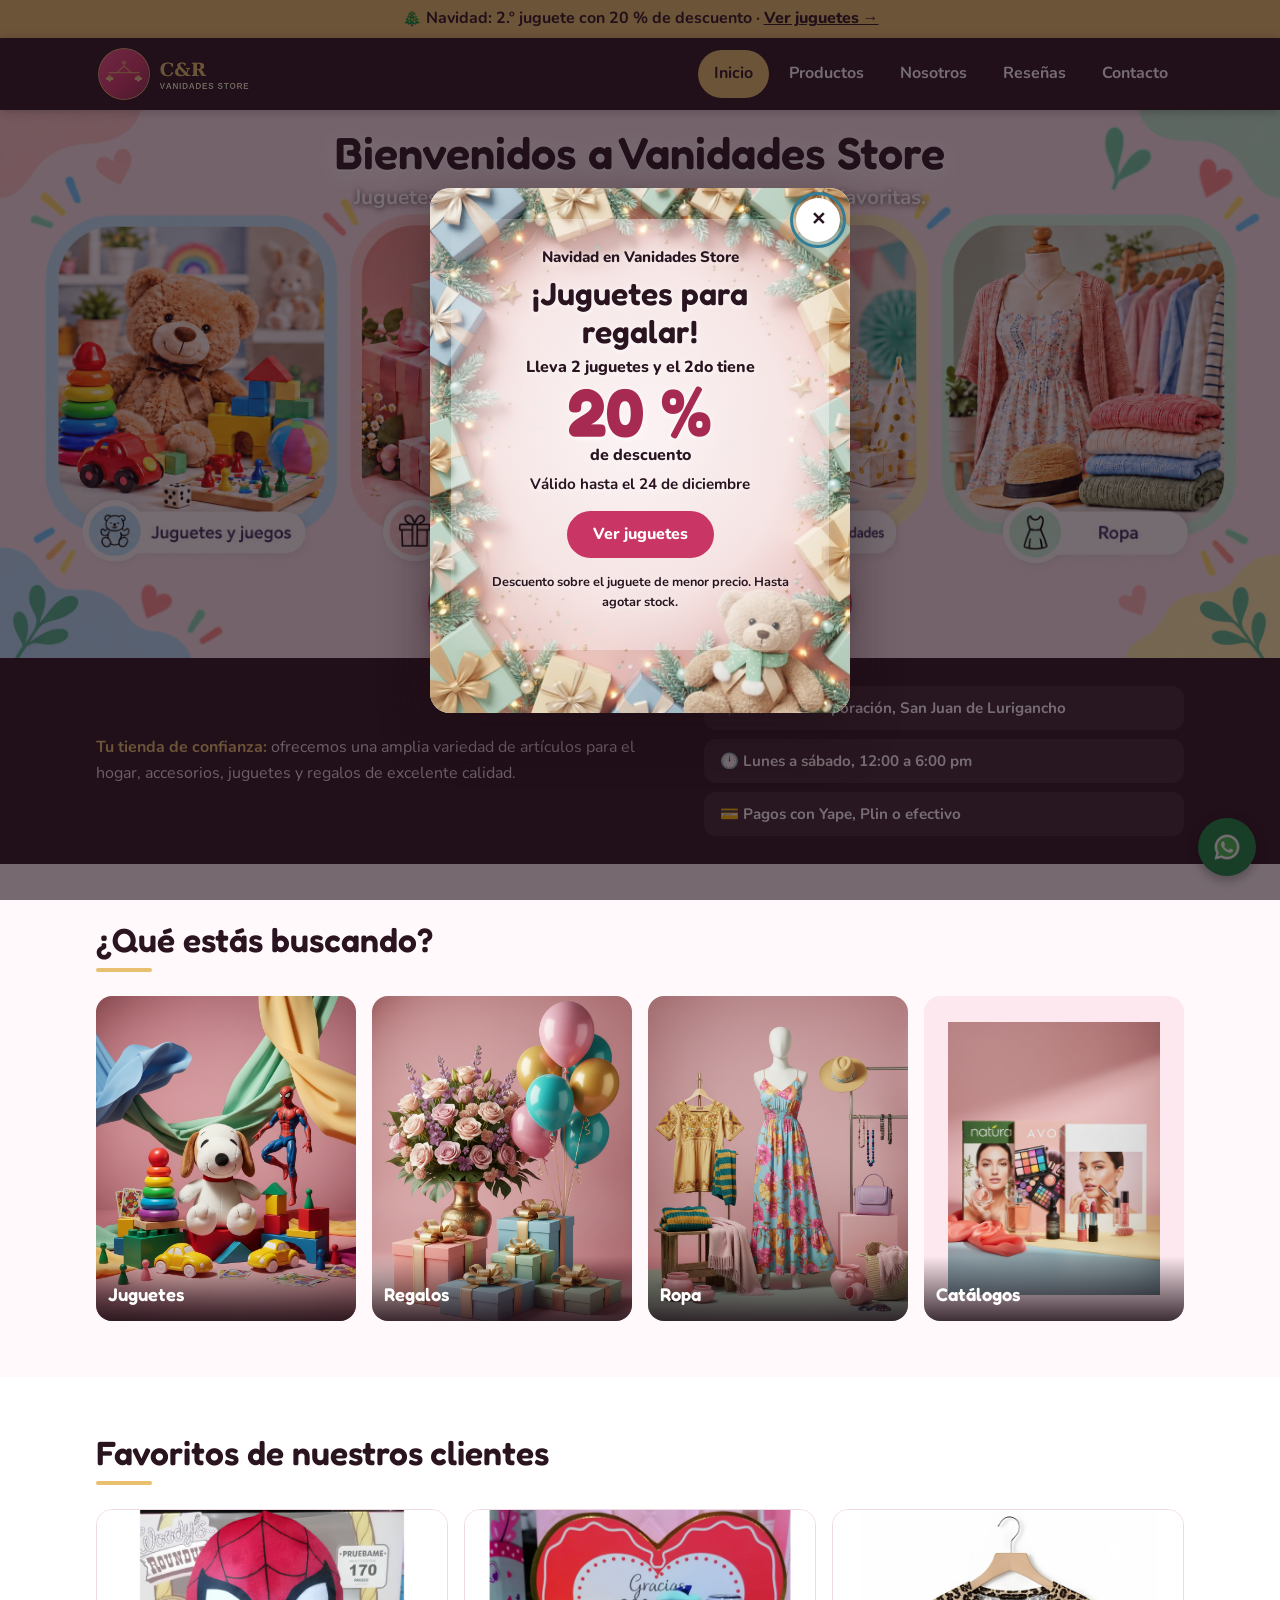
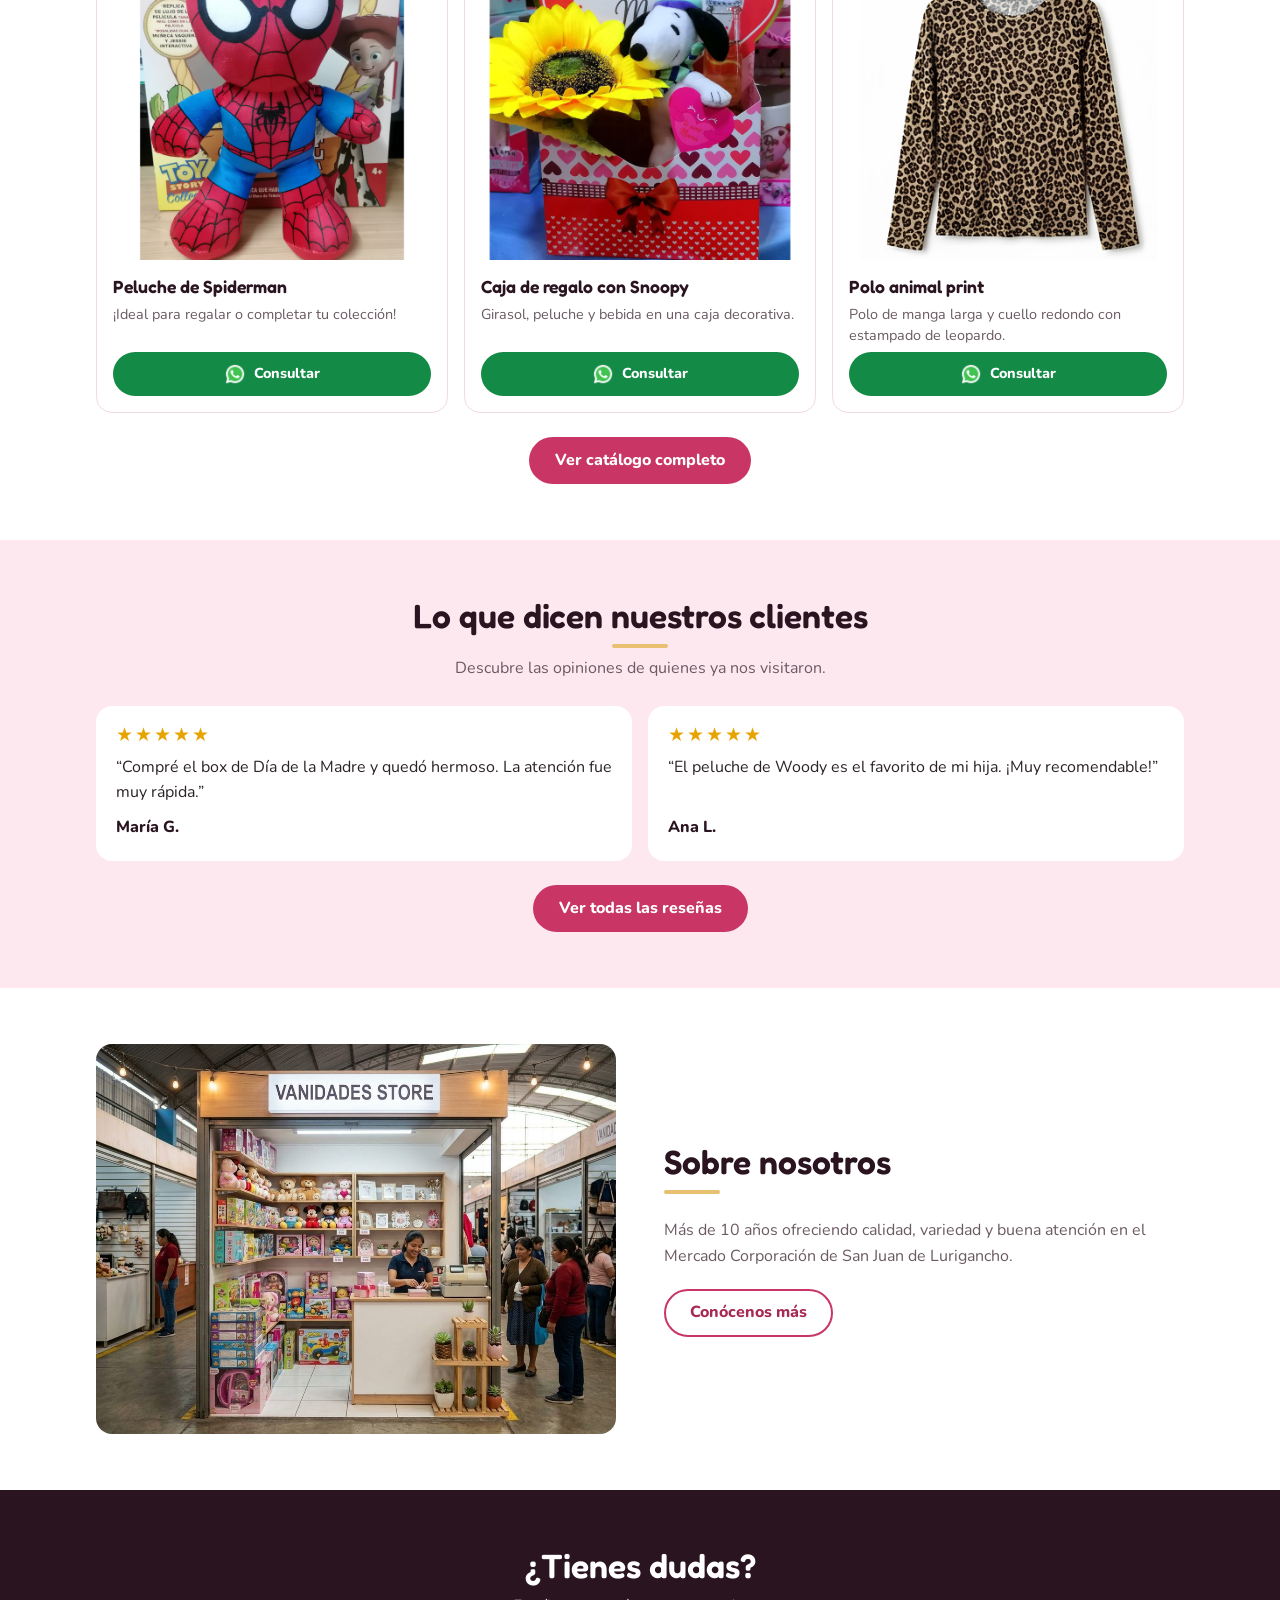
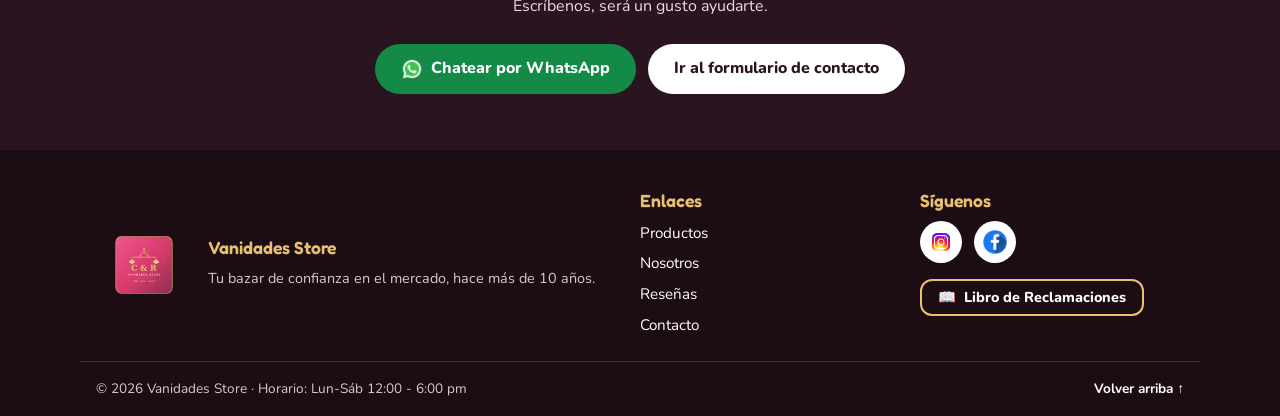
<file: index.html>
<!DOCTYPE html>
<html lang="es">
<head>
    <meta charset="UTF-8">
    <meta name="viewport" content="width=device-width, initial-scale=1.0">
    <title>Vanidades Store - Inicio</title>
    <meta name="description" content="Juguetes, regalos, ropa y catálogos de tus marcas favoritas en el Mercado Corporación, San Juan de Lurigancho.">

    <!-- Vista previa al compartir el link por WhatsApp / redes.
         Nota: og:image debe ser una URL completa (https://tudominio.com/...) cuando publiquen la web -->
    <meta property="og:title" content="Vanidades Store - Juguetes, ropa, regalos y catálogos">
    <meta property="og:description" content="Encuentra juguetes, regalos, ropa y catálogos de Natura, Avon, Esika, Seytu y Yanbal. Compra segura por Yape, Plin o efectivo.">
    <meta property="og:image" content="Imagenes/logo_cr_vanidades.png">
    <meta property="og:type" content="website">

    <!-- Tipografías (si no cargan, el navegador usa las de respaldo) -->
    <link rel="preconnect" href="https://fonts.googleapis.com">
    <link rel="preconnect" href="https://fonts.gstatic.com" crossorigin>
    <link href="https://fonts.googleapis.com/css2?family=Fredoka:wght@500;600&family=Nunito:wght@400;700;800&display=swap" rel="stylesheet">

    <link rel="stylesheet" href="Estilos/general.css">
    <link rel="stylesheet" href="Estilos/index.css">
    <link rel="stylesheet" href="Estilos/popup.css">
</head>

<body id="top">

<!-- ENCABEZADO -->
<header class="cabecera">
    <div class="cabecera-interior">
        <a class="marca" href="index.html" aria-label="Vanidades Store - Ir al inicio">
            <img src="Imagenes/logo_cr_horizontal.png" alt="C&R Vanidades Store" width="213" height="52">
        </a>

        <!-- Menú hamburguesa en celular (solo CSS, sin JavaScript) -->
        <input type="checkbox" id="menu-toggle" class="menu-toggle" aria-label="Abrir o cerrar el menú">
        <label for="menu-toggle" class="menu-boton" aria-hidden="true"><span></span></label>

        <!-- MENÚ DE NAVEGACIÓN -->
        <nav class="menu" aria-label="Menú principal">
                <a href="index.html" aria-current="page">Inicio</a>
                <a href="productos.html">Productos</a>
                <a href="nosotros.html">Nosotros</a>
                <a href="resenas.html">Reseñas</a>
                <a href="contacto.html">Contacto</a>
        </nav>
    </div>
</header>

<main>

    <!-- HERO: lo primero que ve el usuario (ahora la imagen ocupa todo el banner) -->
    <section class="hero" aria-labelledby="titulo-hero">
    <picture>
     <source media="(max-width: 699px)" srcset="Imagenes/bannerCelular.png">
        <img class="hero-fondo" src="Imagenes/bannerHerofinal.png" alt="Juguetes,regalos,artículos para festividades y ropa de moda" width="2688" height="1152" fetchpriority="high">
    </picture>
        <div class="contenedor">
            <div class="hero-texto">
                <h1 id="titulo-hero">Bienvenidos a Vanidades Store</h1>
                <p>Juguetes, regalos, ropa y catálogos de tus marcas favoritas.</p>
                <div class="grupo-botones centrado">
                    <a href="productos.html" class="btn btn-rosa">Ver productos</a>
                    <a href="contacto.html" class="btn btn-borde">Cómo llegar</a>
                </div>
            </div>
        </div>
    </section>

    <!-- CONFIANZA -->
    <section class="confianza" aria-label="Por qué comprar con nosotros">
        <div class="contenedor confianza-grid">
            <p><strong>Tu tienda de confianza:</strong> ofrecemos una amplia variedad de artículos para el hogar, accesorios, juguetes y regalos de excelente calidad.</p>
            <ul>
                <li>📍 Mercado Corporación, San Juan de Lurigancho</li>
                <li>🕛 Lunes a sábado, 12:00 a 6:00 pm</li>
                <li>💳 Pagos con Yape, Plin o efectivo</li>
            </ul>
        </div>
    </section>

    <!-- ACCESOS A CATEGORÍAS -->
    <section class="banda" aria-labelledby="titulo-categorias">
        <div class="contenedor">
            <div class="titulo-seccion"><h2 id="titulo-categorias">¿Qué estás buscando?</h2></div>
            <div class="categorias">
                <a class="categoria" href="productos.html#juguetes"><img src="Imagenes/categoria-juguetes-hero-pastel-4-5.png" alt="" loading="lazy"><span>Juguetes</span></a>
                <a class="categoria" href="productos.html#regalos"><img src="Imagenes/categoria-regalos-hero-pastel-4-5.png" alt="" loading="lazy"><span>Regalos</span></a>
                <a class="categoria" href="productos.html#ropa"><img src="Imagenes/categoria-ropa-hero-pastel-4-5.png" alt="" loading="lazy"><span>Ropa</span></a>
                <a class="categoria logos" href="productos.html#catalogos"><img src="Imagenes/categoria-catalogos-hero-pastel-4-5.png" alt="" loading="lazy"><span>Catálogos</span></a>
            </div>
        </div>
    </section>

    <!-- PRODUCTOS DESTACADOS -->
    <section class="banda banda-blanca" id="destacados" aria-labelledby="titulo-destacados">
        <div class="contenedor">
            <div class="titulo-seccion">
            <h2 id="titulo-destacados">Favoritos de nuestros clientes</h2>
            </div>
            <div class="rejilla-productos">
               <article class="producto">
                    <img src="Imagenes/juguete17.png" alt="Peluche de Spiderman" width="600" height="600" loading="lazy">
                    <div class="producto-info">
                        <h3>Peluche de Spiderman</h3>
                        <p>¡Ideal para regalar o completar tu colección!</p>
                        <a class="btn btn-wa" href="https://wa.me/51930438700?text=Hola%2C%20quisiera%20consultar%20m%C3%A1s%20detalles%20sobre%3A%20Peluche%20de%20Spiderman" target="_blank" rel="noopener"><img src="Imagenes/icons8-whatsapp-48.png" alt="" width="22" height="22"> Consultar</a>
                    </div>
                </article>
                <article class="producto">
                    <img src="Imagenes/regalo1.png" alt="Caja de regalo con girasol y peluche de Snoopy" width="600" height="600" loading="lazy">
                    <div class="producto-info">
                        <h3>Caja de regalo con Snoopy</h3>
                        <p>Girasol, peluche y bebida en una caja decorativa.</p>
                        <a class="btn btn-wa" href="https://wa.me/51930438700?text=Hola%2C%20quisiera%20consultar%20m%C3%A1s%20detalles%20sobre%3A%20Caja%20de%20regalo%20con%20Snoopy" target="_blank" rel="noopener"><img src="Imagenes/icons8-whatsapp-48.png" alt="" width="22" height="22"> Consultar</a>
                    </div>
                </article>
                <article class="producto">
                    <img src="Imagenes/ropa5.png" alt="Polo de manga larga con estampado de leopardo" width="600" height="600" loading="lazy">
                    <div class="producto-info">
                        <h3>Polo animal print</h3>
                        <p>Polo de manga larga y cuello redondo con estampado de leopardo.</p>
                        <a class="btn btn-wa" href="https://wa.me/51930438700?text=Hola%2C%20quisiera%20consultar%20m%C3%A1s%20detalles%20sobre%3A%20Polo%20animal%20print" target="_blank" rel="noopener"><img src="Imagenes/icons8-whatsapp-48.png" alt="" width="22" height="22"> Consultar</a>
                    </div>
                </article>
                    </div>
                    <div class="grupo-botones centrado mt">
                        <a href="productos.html" class="btn btn-rosa">Ver catálogo completo</a>
                    </div>
                </div>
    </section>

    <!-- OPINIONES (aside) -->
    <aside class="banda banda-rosa" aria-labelledby="titulo-opiniones">
        <div class="contenedor">
            <div class="titulo-seccion titulo-centrado">
                <h2 id="titulo-opiniones">Lo que dicen nuestros clientes</h2>
                <p>Descubre las opiniones de quienes ya nos visitaron.</p>
            </div>
            <div class="mini-resenas">
                <blockquote class="mini-review">
                    <div class="estrellas" role="img" aria-label="5 de 5 estrellas">★★★★★</div>
                    <p>“Compré el box de Día de la Madre y quedó hermoso. La atención fue muy rápida.”</p>
                    <footer>María G.</footer>
                </blockquote>
                <blockquote class="mini-review">
                    <div class="estrellas" role="img" aria-label="5 de 5 estrellas">★★★★★</div>
                    <p>“El peluche de Woody es el favorito de mi hija. ¡Muy recomendable!”</p>
                    <footer>Ana L.</footer>
                </blockquote>
            </div>
            <div class="grupo-botones centrado">
                <a href="resenas.html" class="btn btn-rosa">Ver todas las reseñas</a>
            </div>
        </div>
    </aside>

    <!-- SOBRE NOSOTROS -->
    <section class="banda banda-blanca" aria-labelledby="titulo-nosotros">
        <div class="contenedor nosotros-grid">
            <img src="Imagenes/local.jpg" alt="Fachada de la tienda Vanidades Store en el mercado" width="1000" height="747" loading="lazy">
            <div>
                <div class="titulo-seccion"><h2 id="titulo-nosotros">Sobre nosotros</h2></div>
                <p>Más de 10 años ofreciendo calidad, variedad y buena atención en el Mercado Corporación de San Juan de Lurigancho.</p>
                <a href="nosotros.html" class="btn btn-borde">Conócenos más</a>
            </div>
        </div>
    </section>

    <!-- CONTACTO RÁPIDO (aside) -->
    <aside class="banda banda-oscura contacto-mini" aria-labelledby="titulo-dudas">
        <div class="contenedor">
            <h2 id="titulo-dudas">¿Tienes dudas?</h2>
            <p>Escríbenos, será un gusto ayudarte.</p>
            <div class="grupo-botones centrado">
                <a href="https://wa.me/51930438700?text=Hola%2C%20quisiera%20informaci%C3%B3n" target="_blank" rel="noopener" class="btn btn-wa"><img src="Imagenes/icons8-whatsapp-48.png" alt="" width="22" height="22"> Chatear por WhatsApp</a>
                <a href="contacto.html" class="btn btn-claro">Ir al formulario de contacto</a>
            </div>
        </div>
    </aside>

</main>

<!-- WhatsApp flotante (visible en las 5 páginas) -->
<a href="https://wa.me/51930438700?text=Hola%2C%20quisiera%20informaci%C3%B3n" class="whatsapp-flotante" target="_blank" rel="noopener" aria-label="Escríbenos por WhatsApp">
    <img src="Imagenes/icons8-whatsapp-48.png" alt="" width="30" height="30">
</a>

<!-- PIE DE PÁGINA -->
<footer class="pie">
    <div class="pie-superior">
        <div class="pie-marca">
            <img src="Imagenes/logo_cr_vanidades.png" alt="Logo Vanidades Store" width="96" height="96" loading="lazy">
            <div>
                <h4>Vanidades Store</h4>
                <p>Tu bazar de confianza en el mercado, hace más de 10 años.</p>
            </div>
        </div>

        <nav aria-label="Enlaces del pie de página">
            <h4>Enlaces</h4>
            <div class="pie-enlaces">
                <a href="productos.html">Productos</a>
                <a href="nosotros.html">Nosotros</a>
                <a href="resenas.html">Reseñas</a>
                <a href="contacto.html">Contacto</a>
            </div>
        </nav>

        <div>
            <h4>Síguenos</h4>         
            <div class="redes">
                <!-- Reemplazar "#" por el link real de cada red social -->
                <a href="#" target="_blank" rel="noopener" aria-label="Instagram"><img src="Imagenes/icons8-instagram-48.png" alt="" width="24" height="24"></a>
                <a href="#" target="_blank" rel="noopener" aria-label="Facebook"><img src="Imagenes/facebook.png" alt="" width="24" height="24"></a>
            </div>
             <a class="libro-reclamaciones" href="reclamaciones.html"><span aria-hidden="true">📖</span> Libro de Reclamaciones</a>
        </div>
    </div>

<div class="pie-inferior">
    <p>© 2026 Vanidades Store · Horario: Lun-Sáb 12:00 - 6:00 pm</p>
    <a href="#top">Volver arriba ↑</a>
</div>
</footer>
<!--POP UP DE PROMO NAVIDEÑA-->
<dialog class="popup" id="popup-navidad" aria-labelledby="popup-titulo">
    <button class="popup-cerrar" type="button"data-cerrar aria-label="Cerrar promoción">✕</button>
    <img class="popup-fondo" src="Imagenes/banner-promo-navidad.png" alt=""width="896" height="1152">
    <div class="popup-contenido">
        <p class="popup-etiqueta">Navidad en Vanidades Store</p>
        <h2 id="popup-titulo">¡Juguetes para regalar!</h2>
        <p class="popup-descuento">Lleva 2 juguetes y el 2do tiene<strong><span data-promo="porcentaje">20</span> %</strong>de descuento</p>
        <p class="popup-fecha">Válido hasta el <span data-promo="fechaTexto">24 de diciembre</span></p>
        <a class="btn btn-rosa" href="productos.html#juguetes">Ver juguetes</a>
        <p class="popup-condiciones" data-promo="condiciones">Descuento sobre el juguete de menor precio. Hasta agotar stock.</p>
    </div>
</dialog>
<script src="Scripts/config.js" defer></script>
<script src="Scripts/franja.js" defer></script>
<script src="Scripts/popup.js" defer></script>
</body>
</html>
</file>
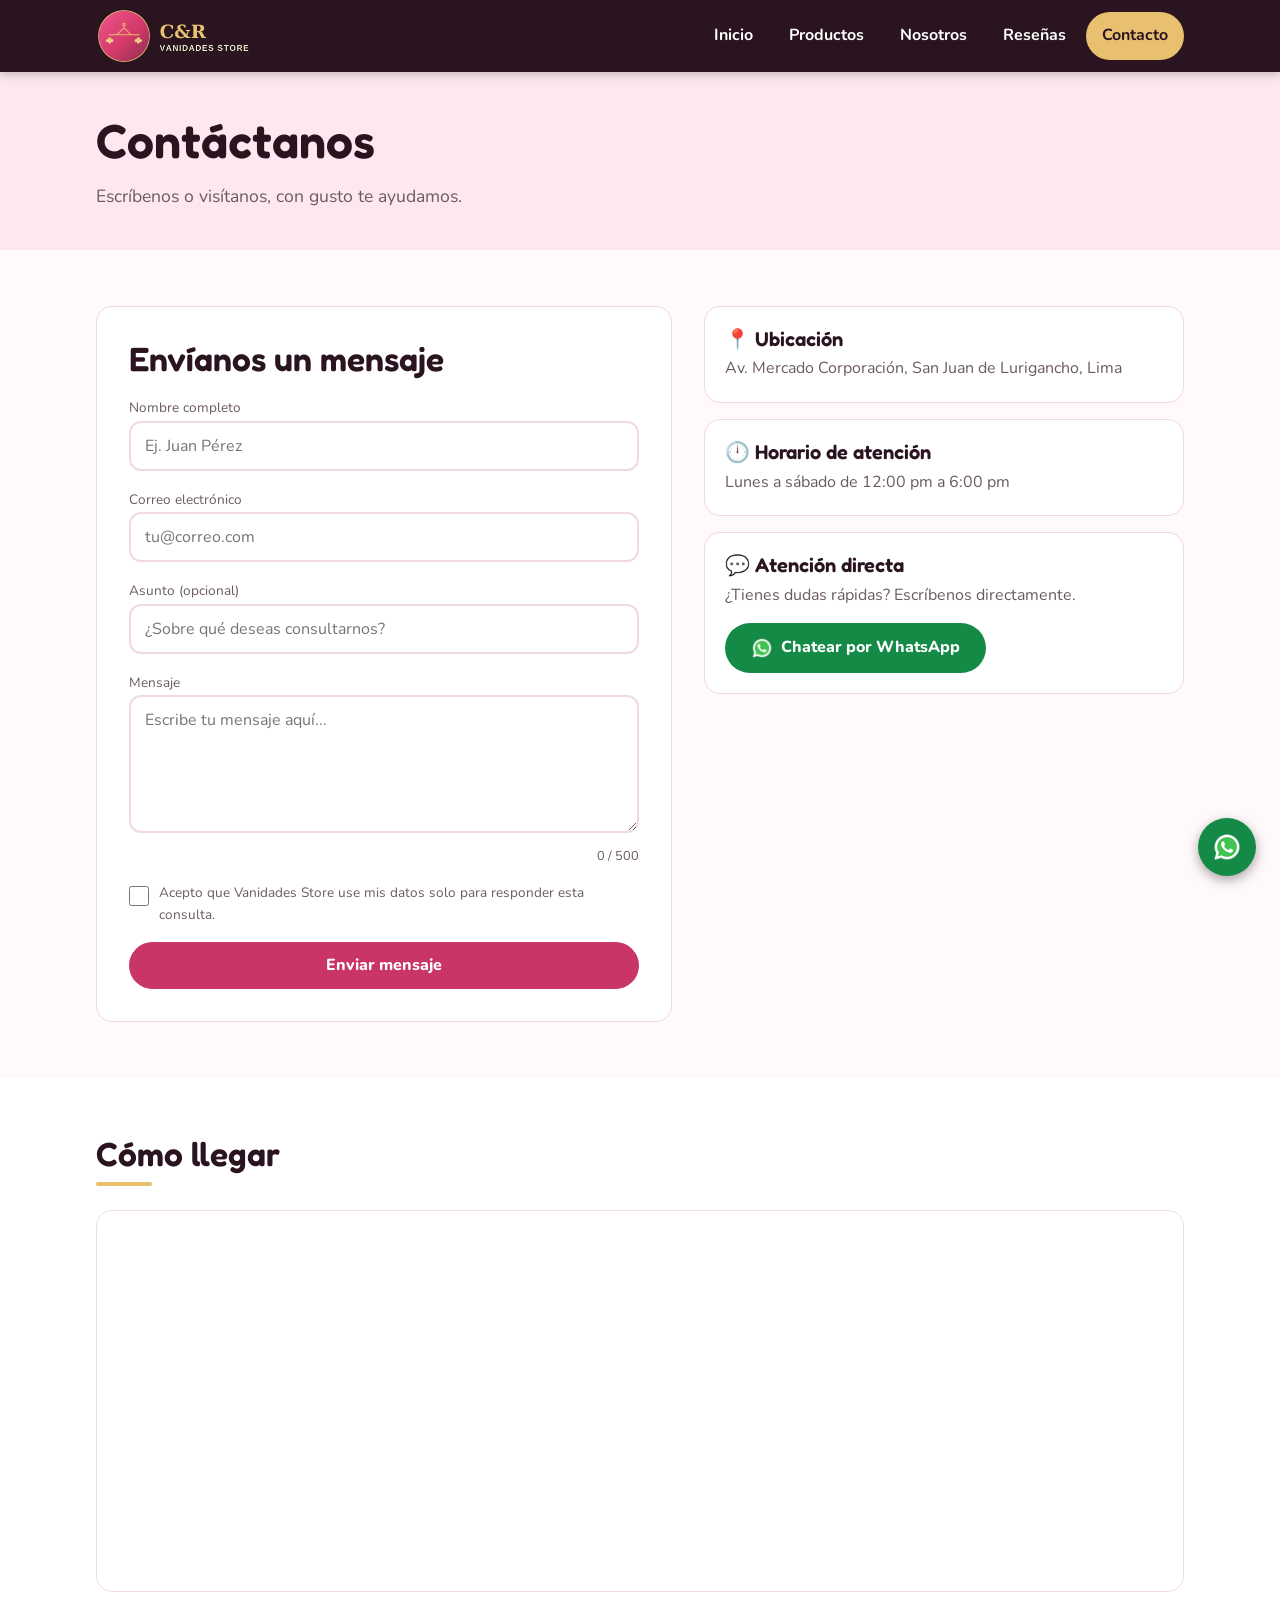
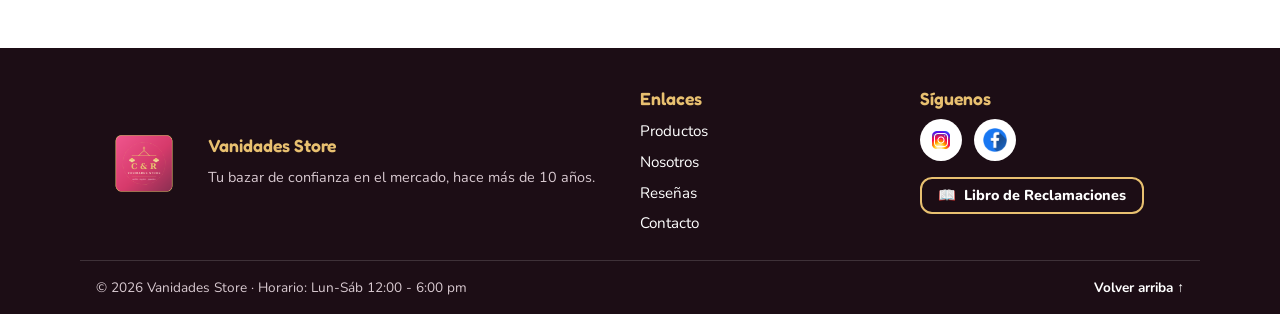
<file: contacto.html>
<!DOCTYPE html>
<html lang="es">
<head>
    <meta charset="UTF-8">
    <meta name="viewport" content="width=device-width, initial-scale=1.0">
    <title>Contacto - Vanidades Store</title>
    <meta name="description" content="Escríbenos por WhatsApp o formulario. Visítanos en el Mercado Corporación, San Juan de Lurigancho. Lunes a sábado de 12:00 a 6:00 pm.">

    <!-- Vista previa al compartir el link por WhatsApp / redes.
         Nota: og:image debe ser una URL completa (https://tudominio.com/...) cuando publiquen la web -->
    <meta property="og:title" content="Vanidades Store - Juguetes, ropa, regalos y catálogos">
    <meta property="og:description" content="Encuentra juguetes, regalos, ropa y catálogos de Natura, Avon, Esika, Seytu y Yanbal. Compra segura por Yape, Plin o efectivo.">
    <meta property="og:image" content="Imagenes/logo_cr_vanidades.png">
    <meta property="og:type" content="website">

    <!-- Tipografías (si no cargan, el navegador usa las de respaldo) -->
    <link rel="preconnect" href="https://fonts.googleapis.com">
    <link rel="preconnect" href="https://fonts.gstatic.com" crossorigin>
    <link href="https://fonts.googleapis.com/css2?family=Fredoka:wght@500;600&family=Nunito:wght@400;700;800&display=swap" rel="stylesheet">
    <link rel="stylesheet" href="Estilos/general.css">
    <link rel="stylesheet" href="Estilos/formularios.css">
    <link rel="stylesheet" href="Estilos/contacto.css">
</head>
<body id="top">

<!-- ENCABEZADO -->
<header class="cabecera">
    <div class="cabecera-interior">
        <a class="marca" href="index.html" aria-label="Vanidades Store - Ir al inicio">
            <img src="Imagenes/logo_cr_horizontal.png" alt="C&amp;R Vanidades Store" width="213" height="52">
        </a>

        <!-- Menú hamburguesa en celular (solo CSS, sin JavaScript) -->
        <input type="checkbox" id="menu-toggle" class="menu-toggle" aria-label="Abrir o cerrar el menú">
        <label for="menu-toggle" class="menu-boton" aria-hidden="true"><span></span></label>

        <!-- MENÚ DE NAVEGACIÓN -->
        <nav class="menu" aria-label="Menú principal">
                <a href="index.html">Inicio</a>
                <a href="productos.html">Productos</a>
                <a href="nosotros.html">Nosotros</a>
                <a href="resenas.html">Reseñas</a>
                <a href="contacto.html" aria-current="page">Contacto</a>
        </nav>
    </div>
</header>

<main>

    <section class="banner-pagina">
        <div class="contenedor">
            <h1>Contáctanos</h1>
            <p>Escríbenos o visítanos, con gusto te ayudamos.</p>
        </div>
    </section>

    <section class="banda" aria-label="Formulario y datos de atención">
        <div class="contenedor contacto-grid">

            <!-- Formulario (se valida con Scripts/validacion.js + Scripts/contacto.js) -->
            <form class="formulario" id="form-contacto" action="#" method="post" novalidate>
                <h2>Envíanos un mensaje</h2>

                <!-- Confirmación (aparece al enviar correctamente) -->
                <div class="exito" id="exito-contacto" role="status" tabindex="-1" hidden>
                    <h2>¡Gracias, <span id="exito-nombre"></span>!</h2>
                    <p>Tu mensaje está listo. Para que nos llegue de inmediato, envíalo por WhatsApp con el texto ya escrito.</p>
                    <div class="grupo-botones">
                        <a id="exito-wa" href="#" target="_blank" rel="noopener" class="btn btn-wa"><img src="Imagenes/icons8-whatsapp-48.png" alt="" width="22" height="22"> Enviar por WhatsApp</a>
                        <button type="button" id="nuevo-mensaje" class="btn btn-borde">Escribir otro mensaje</button>
                    </div>
                </div>

                <div id="campos-contacto">
                    <div class="resumen-errores" role="alert" tabindex="-1" hidden></div>

                    <div class="campo">
                        <label for="nombre">Nombre completo</label>
                        <input type="text" id="nombre" name="nombre" required maxlength="80" autocomplete="name" placeholder="Ej. Juan Pérez" aria-describedby="error-nombre">
                        <p class="error-msg" id="error-nombre"></p>
                    </div>
                    <div class="campo">
                        <label for="correo">Correo electrónico</label>
                        <input type="email" id="correo" name="correo" required maxlength="100" autocomplete="email" placeholder="tu@correo.com" aria-describedby="error-correo">
                        <p class="error-msg" id="error-correo"></p>
                    </div>
                    <div class="campo">
                        <label for="asunto">Asunto <span class="opcional">(opcional)</span></label>
                        <input type="text" id="asunto" name="asunto" maxlength="80" placeholder="¿Sobre qué deseas consultarnos?" aria-describedby="error-asunto">
                        <p class="error-msg" id="error-asunto"></p>
                    </div>
                    <div class="campo">
                        <label for="mensaje">Mensaje</label>
                        <textarea id="mensaje" name="mensaje" rows="5" required placeholder="Escribe tu mensaje aquí..." aria-describedby="error-mensaje contador-mensaje"></textarea>
                        <span class="contador" id="contador-mensaje">0 / 500</span>
                        <p class="error-msg" id="error-mensaje"></p>
                    </div>

                    <!-- Campo trampa anti-spam (las personas no lo ven) -->
                    <div class="trampa" aria-hidden="true">
                        <label>No llenar este campo <input type="text" name="web" tabindex="-1" autocomplete="off"></label>
                    </div>

                    <div class="campo">
                        <label class="check" for="acepto">
                            <input type="checkbox" id="acepto" name="acepto" aria-describedby="error-acepto">
                            <span>Acepto que Vanidades Store use mis datos solo para responder esta consulta.</span>
                        </label>
                        <p class="error-msg" id="error-acepto"></p>
                    </div>

                    <button type="submit" class="btn btn-rosa">Enviar mensaje</button>
                </div>
            </form>

            <!-- Información de atención (aside) -->
            <aside class="datos" aria-label="Información de atención">
                <div class="dato">
                    <h3>📍 Ubicación</h3>
                    <address><p>Av. Mercado Corporación, San Juan de Lurigancho, Lima</p></address>
                </div>
                <div class="dato">
                    <h3>🕛 Horario de atención</h3>
                    <p>Lunes a sábado de 12:00 pm a 6:00 pm</p>
                </div>
                <div class="dato">
                    <h3>💬 Atención directa</h3>
                    <p>¿Tienes dudas rápidas? Escríbenos directamente.</p>
                    <a href="https://wa.me/51930438700?text=Hola%2C%20quisiera%20informaci%C3%B3n" target="_blank" rel="noopener" class="btn btn-wa"><img src="Imagenes/icons8-whatsapp-48.png" alt="" width="22" height="22"> Chatear por WhatsApp</a>
                </div>
            </aside>
        </div>
    </section>

    <!-- Mapa -->
    <section class="banda banda-blanca" aria-labelledby="titulo-mapa">
        <div class="contenedor">
            <div class="titulo-seccion"><h2 id="titulo-mapa">Cómo llegar</h2></div>
            <div class="mapa">
                <iframe
                    src="https://www.google.com/maps?q=Mercado%20Corporaci%C3%B3n%2C%20San%20Juan%20de%20Lurigancho&amp;output=embed"
                    loading="lazy"
                    referrerpolicy="no-referrer-when-downgrade"
                    title="Mapa con la ubicación de Vanidades Store"></iframe>
            </div>
        </div>
    </section>

</main>

<!-- WhatsApp flotante (visible en las 5 páginas) -->
<a href="https://wa.me/51930438700?text=Hola%2C%20quisiera%20informaci%C3%B3n" class="whatsapp-flotante" target="_blank" rel="noopener" aria-label="Escríbenos por WhatsApp">
    <img src="Imagenes/icons8-whatsapp-48.png" alt="" width="30" height="30">
</a>

<!-- PIE DE PÁGINA -->
<footer class="pie">
    <div class="pie-superior">
        <div class="pie-marca">
            <img src="Imagenes/logo_cr_vanidades.png" alt="Logo Vanidades Store" width="96" height="96" loading="lazy">
            <div>
                <h4>Vanidades Store</h4>
                <p>Tu bazar de confianza en el mercado, hace más de 10 años.</p>
            </div>
        </div>

        <nav aria-label="Enlaces del pie de página">
            <h4>Enlaces</h4>
            <div class="pie-enlaces">
                <a href="productos.html">Productos</a>
                <a href="nosotros.html">Nosotros</a>
                <a href="resenas.html">Reseñas</a>
                <a href="contacto.html">Contacto</a>
            </div>
        </nav>

        <div>
            <h4>Síguenos</h4>
            <div class="redes">
                <!-- Reemplazar "#" por el link real de cada red social -->
                <a href="#" target="_blank" rel="noopener" aria-label="Instagram"><img src="Imagenes/icons8-instagram-48.png" alt="" width="24" height="24"></a>
                <a href="#" target="_blank" rel="noopener" aria-label="Facebook"><img src="Imagenes/facebook.png" alt="" width="24" height="24"></a>
            </div>
             <a class="libro-reclamaciones" href="reclamaciones.html"><span aria-hidden="true">📖</span> Libro de Reclamaciones</a>
        </div>
    </div>

<div class="pie-inferior">
    <p>© 2026 Vanidades Store · Horario: Lun-Sáb 12:00 - 6:00 pm</p>
    <a href="#top">Volver arriba ↑</a>
</div>
</footer>

<script src="Scripts/validacion.js" defer></script>
<script src="Scripts/contacto.js" defer></script>

</body>
</html>
</file>
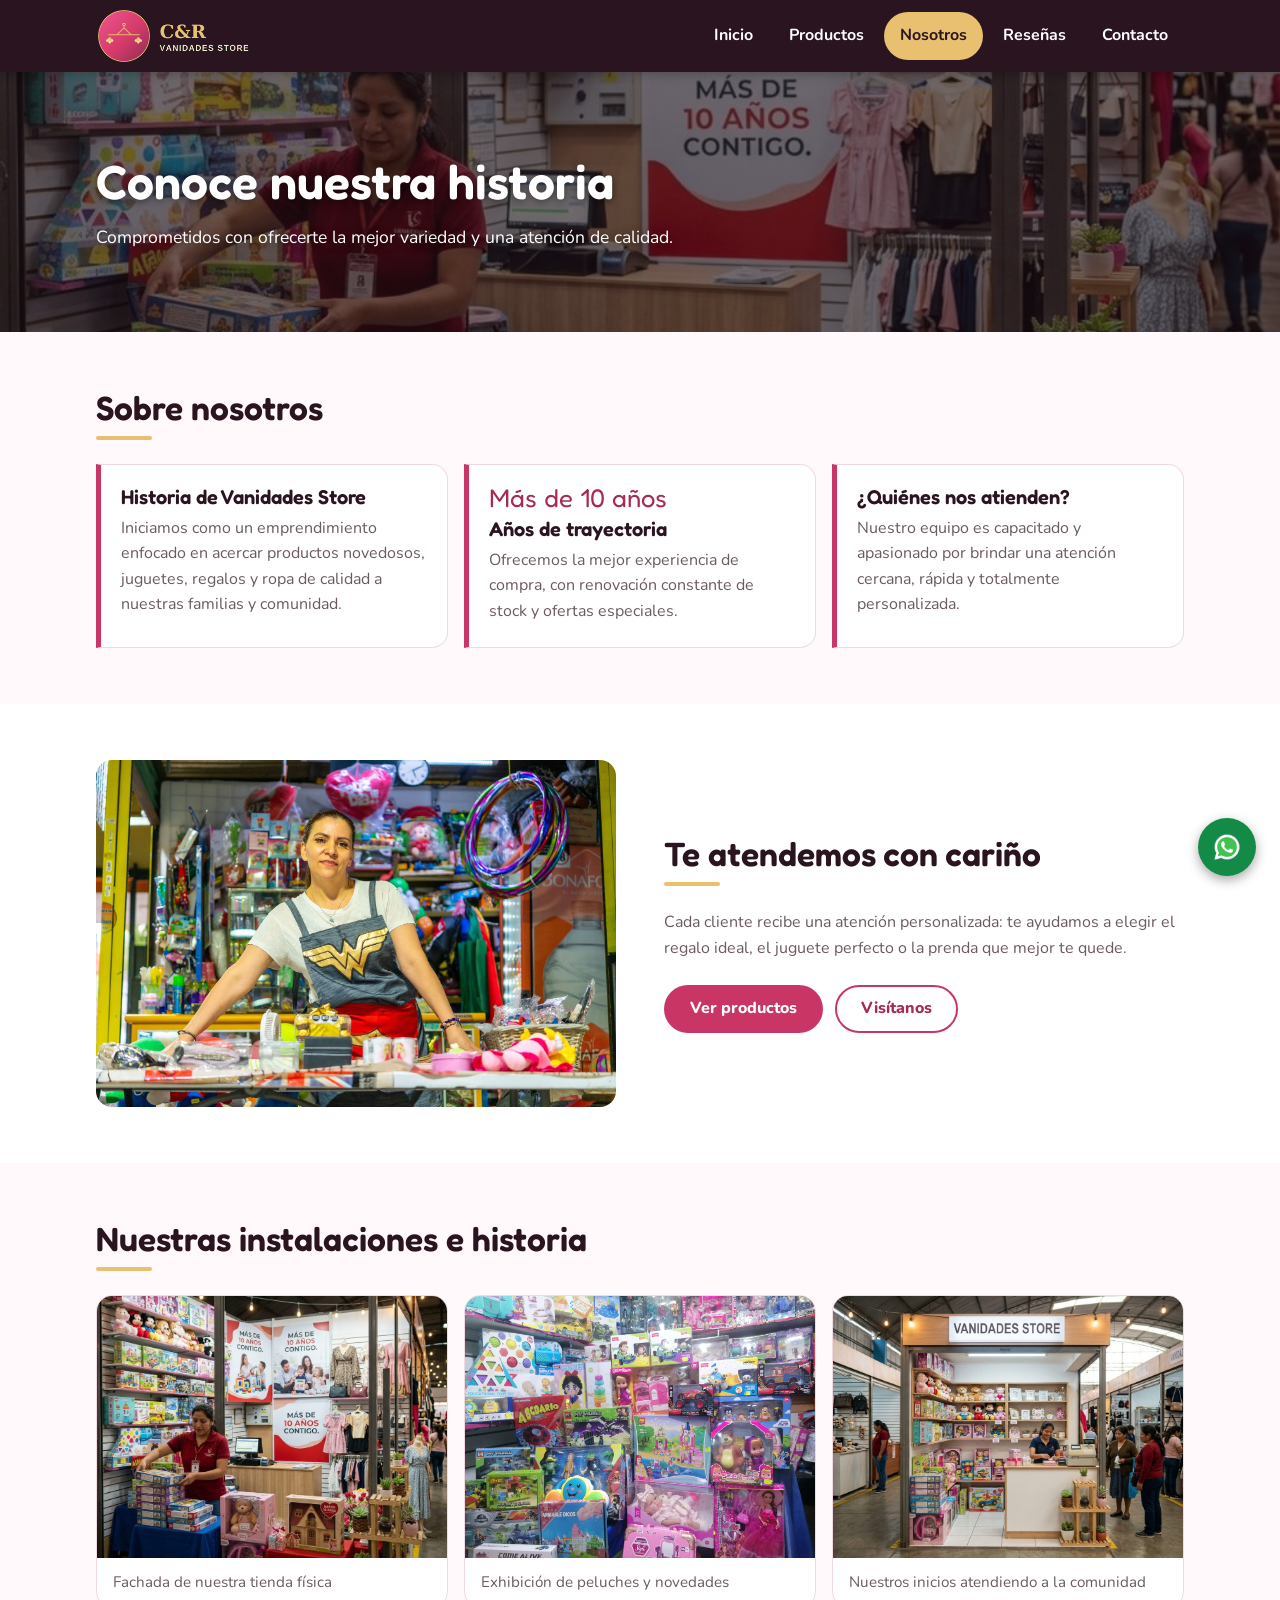
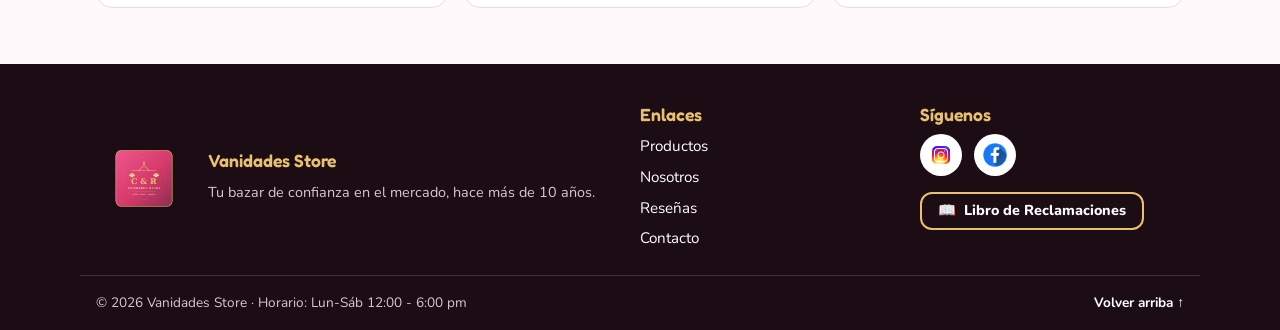
<file: nosotros.html>
<!DOCTYPE html>
<html lang="es">
<head>
    <meta charset="UTF-8">
    <meta name="viewport" content="width=device-width, initial-scale=1.0">
    <title>Nosotros - Vanidades Store</title>
    <meta name="description" content="Conoce la historia de Vanidades Store: más de 10 años de atención en el Mercado Corporación, San Juan de Lurigancho.">

    <!-- Vista previa al compartir el link por WhatsApp / redes.
         Nota: og:image debe ser una URL completa (https://tudominio.com/...) cuando publiquen la web -->
    <meta property="og:title" content="Vanidades Store - Juguetes, ropa, regalos y catálogos">
    <meta property="og:description" content="Encuentra juguetes, regalos, ropa y catálogos de Natura, Avon, Esika, Seytu y Yanbal. Compra segura por Yape, Plin o efectivo.">
    <meta property="og:image" content="Imagenes/logo_cr_vanidades.png">
    <meta property="og:type" content="website">

    <!-- Tipografías (si no cargan, el navegador usa las de respaldo) -->
    <link rel="preconnect" href="https://fonts.googleapis.com">
    <link rel="preconnect" href="https://fonts.gstatic.com" crossorigin>
    <link href="https://fonts.googleapis.com/css2?family=Fredoka:wght@500;600&family=Nunito:wght@400;700;800&display=swap" rel="stylesheet">

    <link rel="stylesheet" href="Estilos/general.css">
    <link rel="stylesheet" href="Estilos/nosotros.css">
</head>
<body id="top">

<!-- ENCABEZADO -->
<header class="cabecera">
    <div class="cabecera-interior">
        <a class="marca" href="index.html" aria-label="Vanidades Store - Ir al inicio">
            <img src="Imagenes/logo_cr_horizontal.png" alt="C&amp;R Vanidades Store" width="213" height="52">
        </a>

        <!-- Menú hamburguesa en celular (solo CSS, sin JavaScript) -->
        <input type="checkbox" id="menu-toggle" class="menu-toggle" aria-label="Abrir o cerrar el menú">
        <label for="menu-toggle" class="menu-boton" aria-hidden="true"><span></span></label>

        <!-- MENÚ DE NAVEGACIÓN -->
        <nav class="menu" aria-label="Menú principal">
                <a href="index.html">Inicio</a>
                <a href="productos.html">Productos</a>
                <a href="nosotros.html" aria-current="page">Nosotros</a>
                <a href="resenas.html">Reseñas</a>
                <a href="contacto.html">Contacto</a>
        </nav>
    </div>
</header>

<main>

    <!-- Banner -->
    <section class="banner-pagina con-foto">
        <div class="contenedor">
            <h1>Conoce nuestra historia</h1>
            <p>Comprometidos con ofrecerte la mejor variedad y una atención de calidad.</p>
        </div>
    </section>

    <!-- Historia, trayectoria y equipo -->
    <section class="banda" aria-labelledby="titulo-sobre">
        <div class="contenedor">
            <div class="titulo-seccion"><h2 id="titulo-sobre">Sobre nosotros</h2></div>
            <div class="historia">
                <article>
                    <h3>Historia de Vanidades Store</h3>
                    <p>Iniciamos como un emprendimiento enfocado en acercar productos novedosos, juguetes, regalos y ropa de calidad a nuestras familias y comunidad.</p>
                </article>
                <article>
                    <p class="destacado">Más de 10 años</p>
                    <h3>Años de trayectoria</h3>
                    <p>Ofrecemos la mejor experiencia de compra, con renovación constante de stock y ofertas especiales.</p>
                </article>
                <article>
                    <h3>¿Quiénes nos atienden?</h3>
                    <p>Nuestro equipo es capacitado y apasionado por brindar una atención cercana, rápida y totalmente personalizada.</p>
                </article>
            </div>
        </div>
    </section>

    <!-- Quién te atiende -->
    <section class="banda banda-blanca" aria-labelledby="titulo-atencion">
        <div class="contenedor atencion">
            <img src="Imagenes/bannerProd.jpg" alt="Persona del equipo atendiendo en el puesto de la tienda" width="1600" height="1081" loading="lazy">
            <div>
                <div class="titulo-seccion"><h2 id="titulo-atencion">Te atendemos con cariño</h2></div>
                <p>Cada cliente recibe una atención personalizada: te ayudamos a elegir el regalo ideal, el juguete perfecto o la prenda que mejor te quede.</p>
                <div class="grupo-botones mt">
                    <a href="productos.html" class="btn btn-rosa">Ver productos</a>
                    <a href="contacto.html" class="btn btn-borde">Visítanos</a>
                </div>
            </div>
        </div>
    </section>

    <!-- Galería -->
    <section class="banda" aria-labelledby="titulo-galeria">
        <div class="contenedor">
            <div class="titulo-seccion"><h2 id="titulo-galeria">Nuestras instalaciones e historia</h2></div>
            <div class="galeria">
                <figure>
                    <img src="Imagenes/localNuevo.jpg" alt="Foto del local principal" width="1000" height="747" loading="lazy">
                    <figcaption>Fachada de nuestra tienda física</figcaption>
                </figure>
                <figure>
                    <img src="Imagenes/juguetes4.jpeg" alt="Interior de la tienda con estantes llenos de juguetes" width="800" height="600" loading="lazy">
                    <figcaption>Exhibición de peluches y novedades</figcaption>
                </figure>
                <figure>
                    <img src="Imagenes/local.jpg" alt="Primer local de la empresa" width="1000" height="747" loading="lazy">
                    <figcaption>Nuestros inicios atendiendo a la comunidad</figcaption>
                </figure>
            </div>
        </div>
    </section>

</main>

<!-- WhatsApp flotante (visible en las 5 páginas) -->
<a href="https://wa.me/51930438700?text=Hola%2C%20quisiera%20informaci%C3%B3n" class="whatsapp-flotante" target="_blank" rel="noopener" aria-label="Escríbenos por WhatsApp">
    <img src="Imagenes/icons8-whatsapp-48.png" alt="" width="30" height="30">
</a>

<!-- PIE DE PÁGINA -->
<footer class="pie">
    <div class="pie-superior">
        <div class="pie-marca">
            <img src="Imagenes/logo_cr_vanidades.png" alt="Logo Vanidades Store" width="96" height="96" loading="lazy">
            <div>
                <h4>Vanidades Store</h4>
                <p>Tu bazar de confianza en el mercado, hace más de 10 años.</p>
            </div>
        </div>

        <nav aria-label="Enlaces del pie de página">
            <h4>Enlaces</h4>
            <div class="pie-enlaces">
                <a href="productos.html">Productos</a>
                <a href="nosotros.html">Nosotros</a>
                <a href="resenas.html">Reseñas</a>
                <a href="contacto.html">Contacto</a>
            </div>
        </nav>

        <div>
            <h4>Síguenos</h4>
            <div class="redes">
                <!-- Reemplazar "#" por el link real de cada red social -->
                <a href="#" target="_blank" rel="noopener" aria-label="Instagram"><img src="Imagenes/icons8-instagram-48.png" alt="" width="24" height="24"></a>
                <a href="#" target="_blank" rel="noopener" aria-label="Facebook"><img src="Imagenes/facebook.png" alt="" width="24" height="24"></a>
            </div>
         <a class="libro-reclamaciones" href="reclamaciones.html"><span aria-hidden="true">📖</span> Libro de Reclamaciones</a>
        </div>
    </div>

<div class="pie-inferior">
    <p>© 2026 Vanidades Store · Horario: Lun-Sáb 12:00 - 6:00 pm</p>
    <a href="#top">Volver arriba ↑</a>
</div>
</footer>

</body>
</html>
</file>
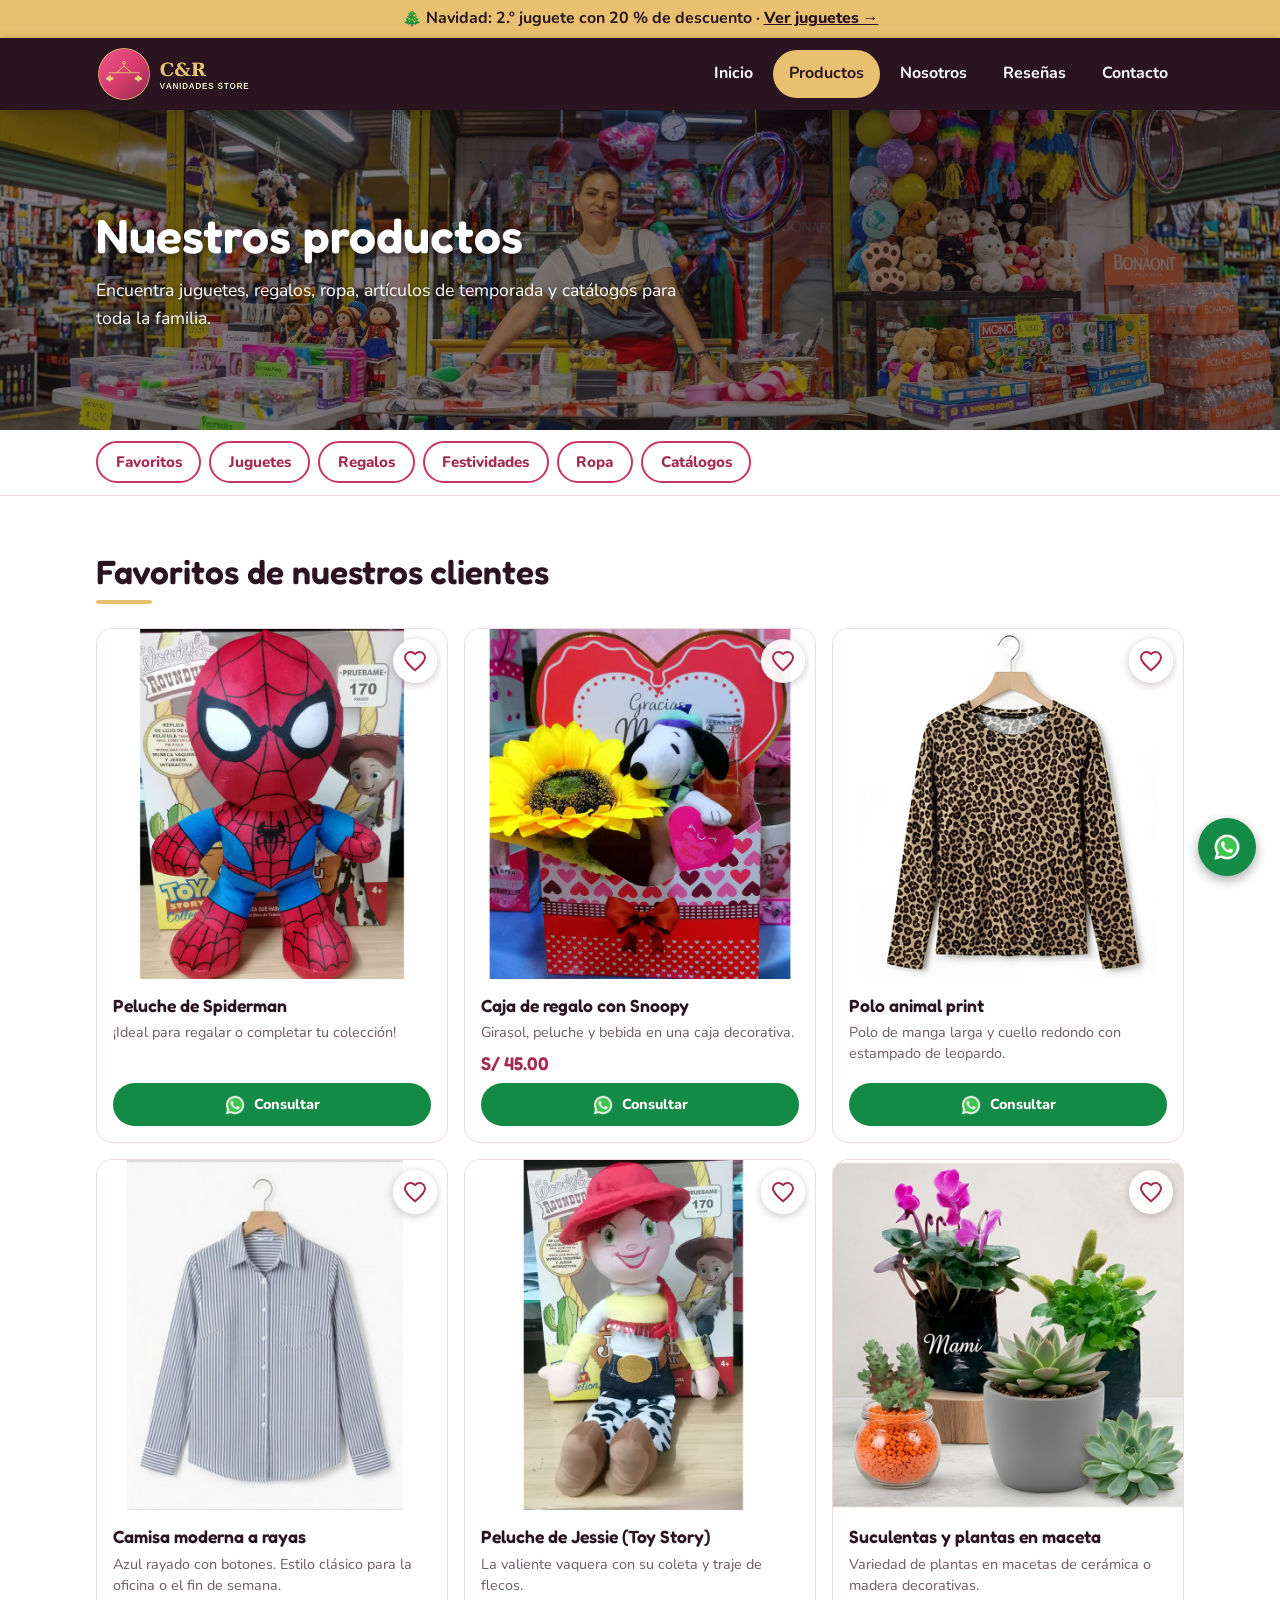
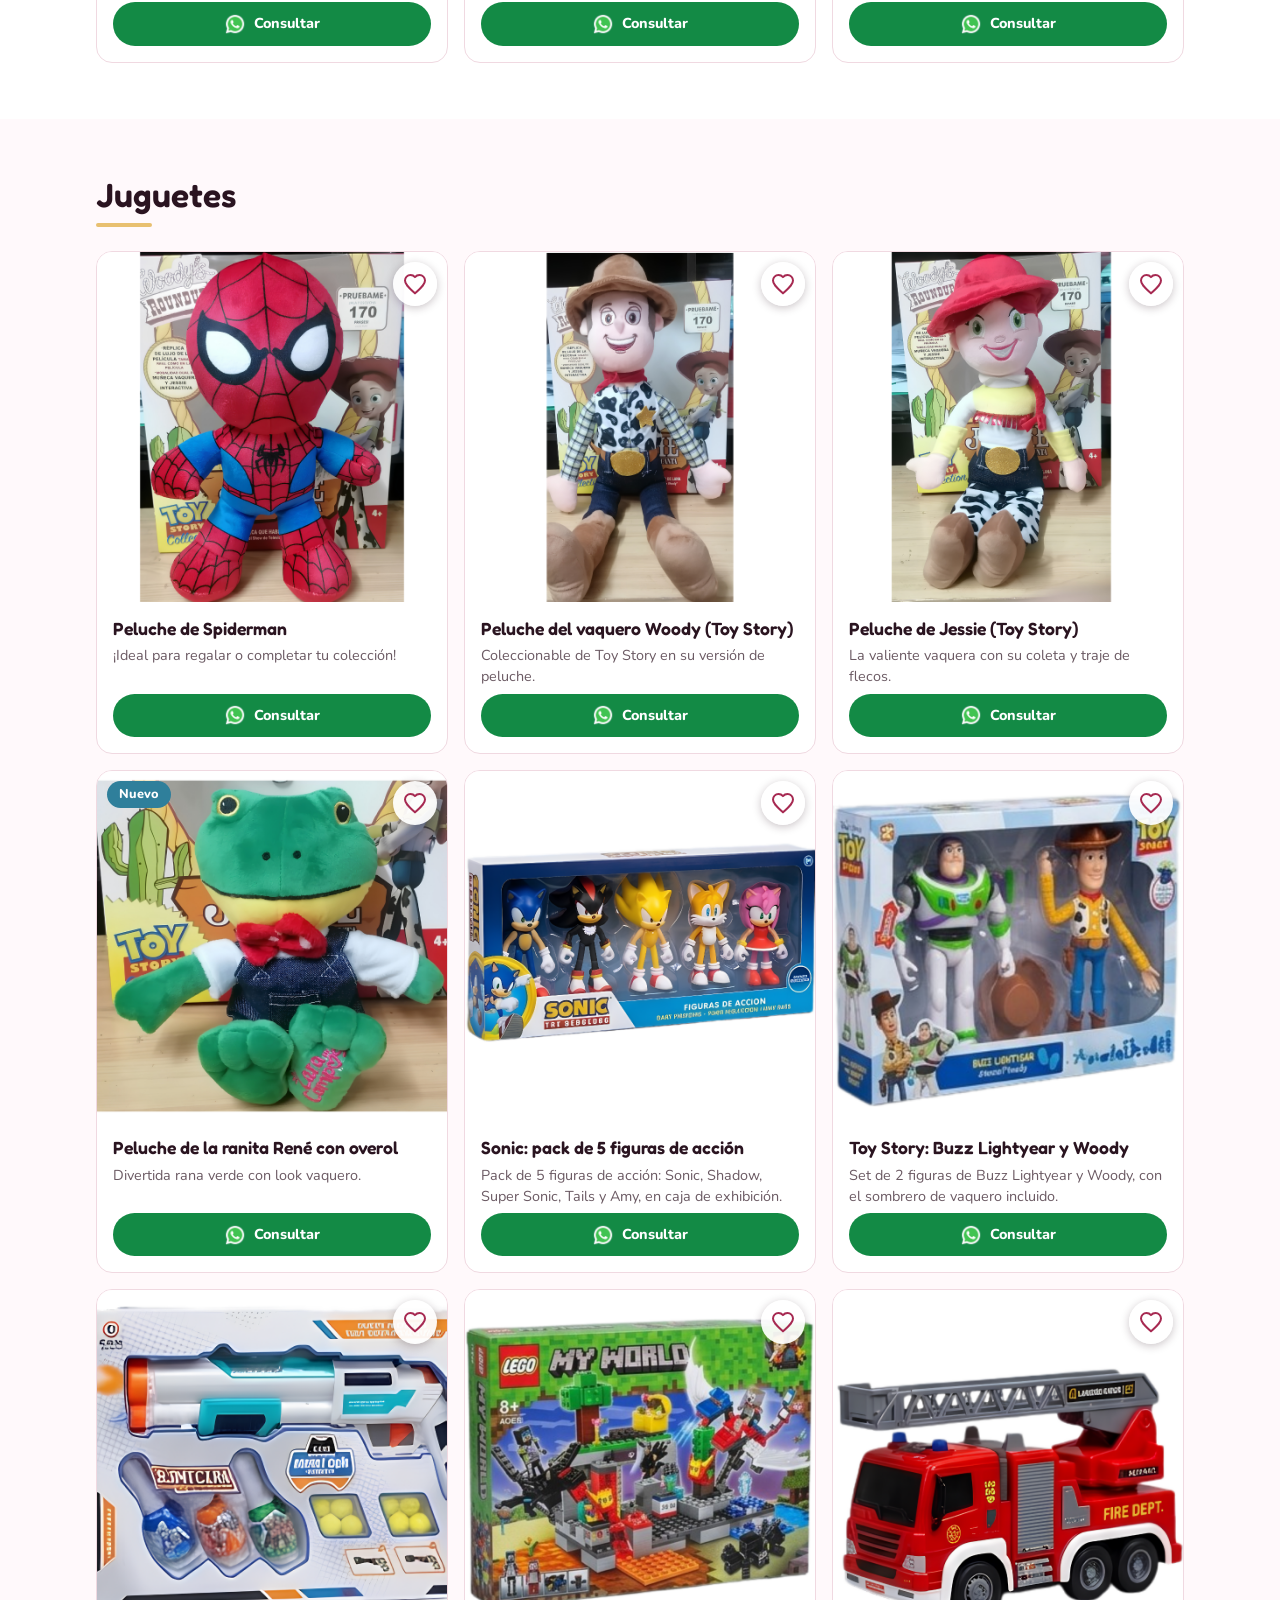
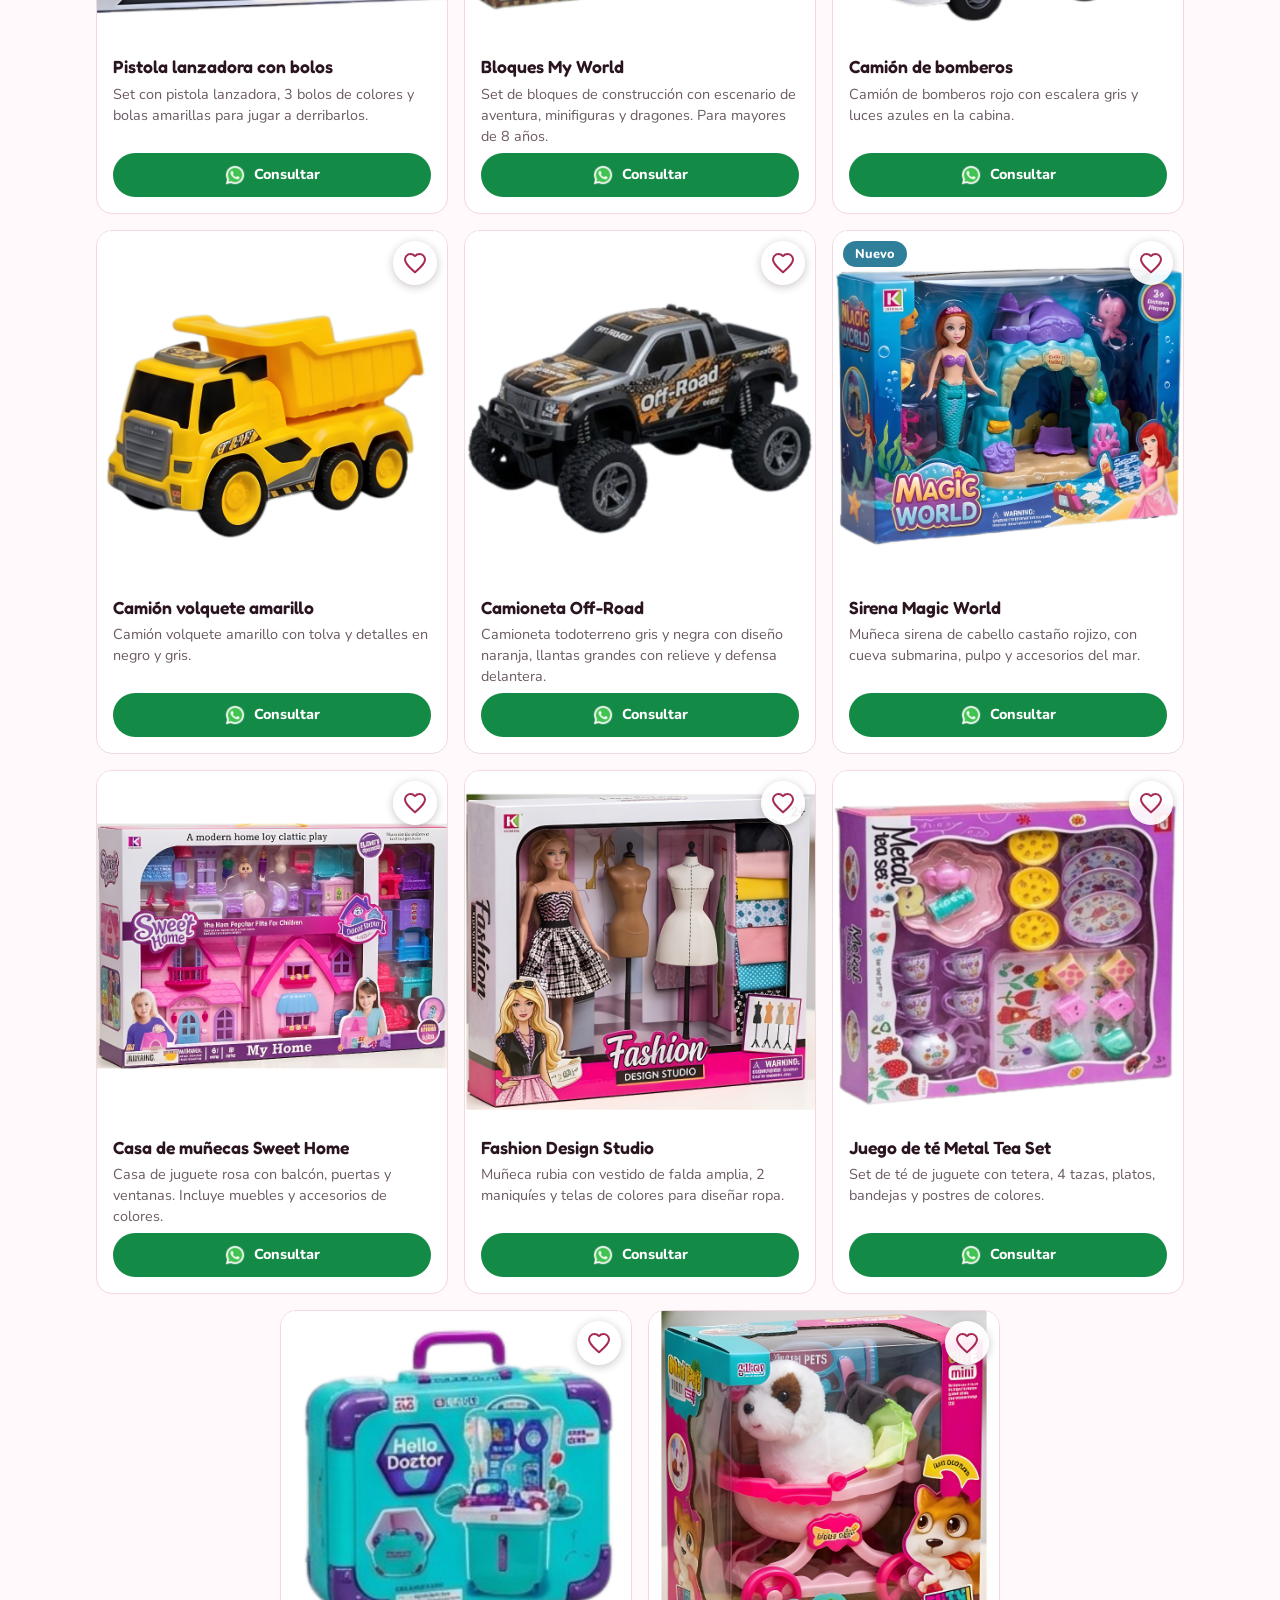
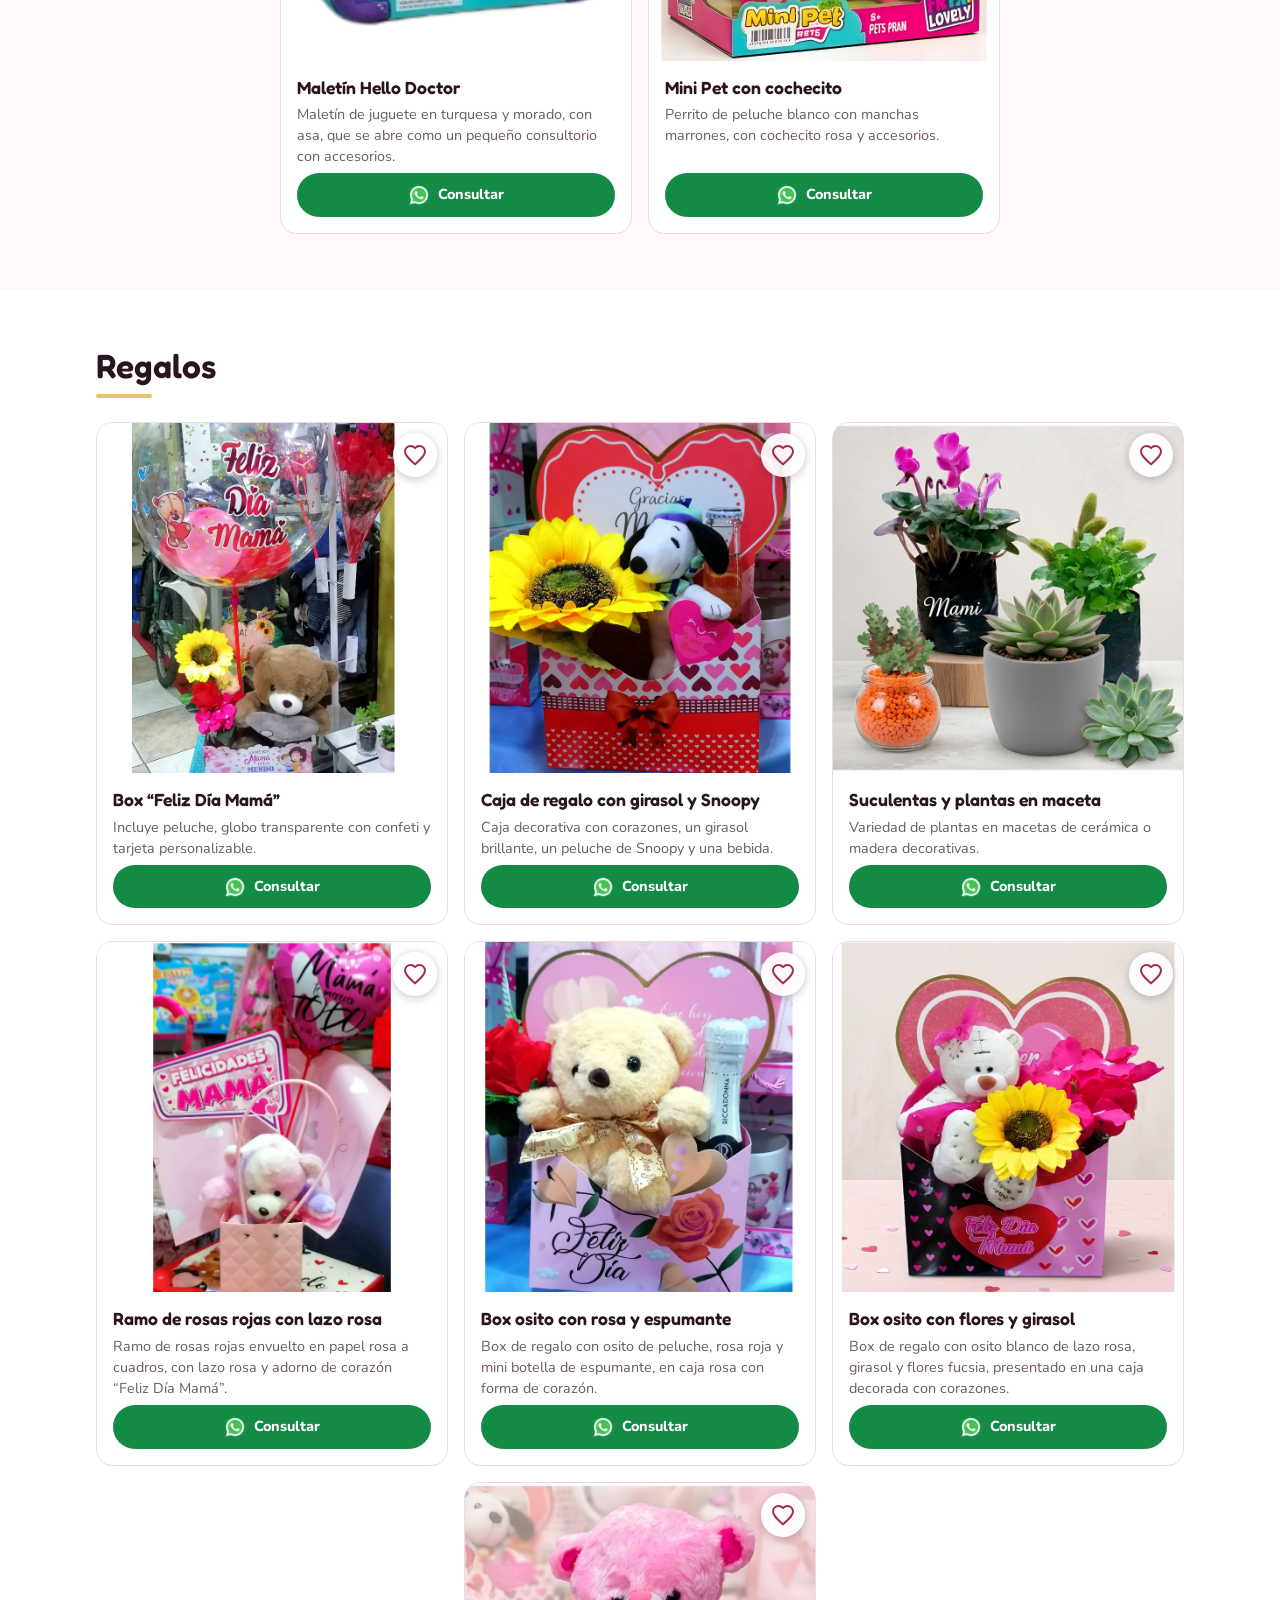
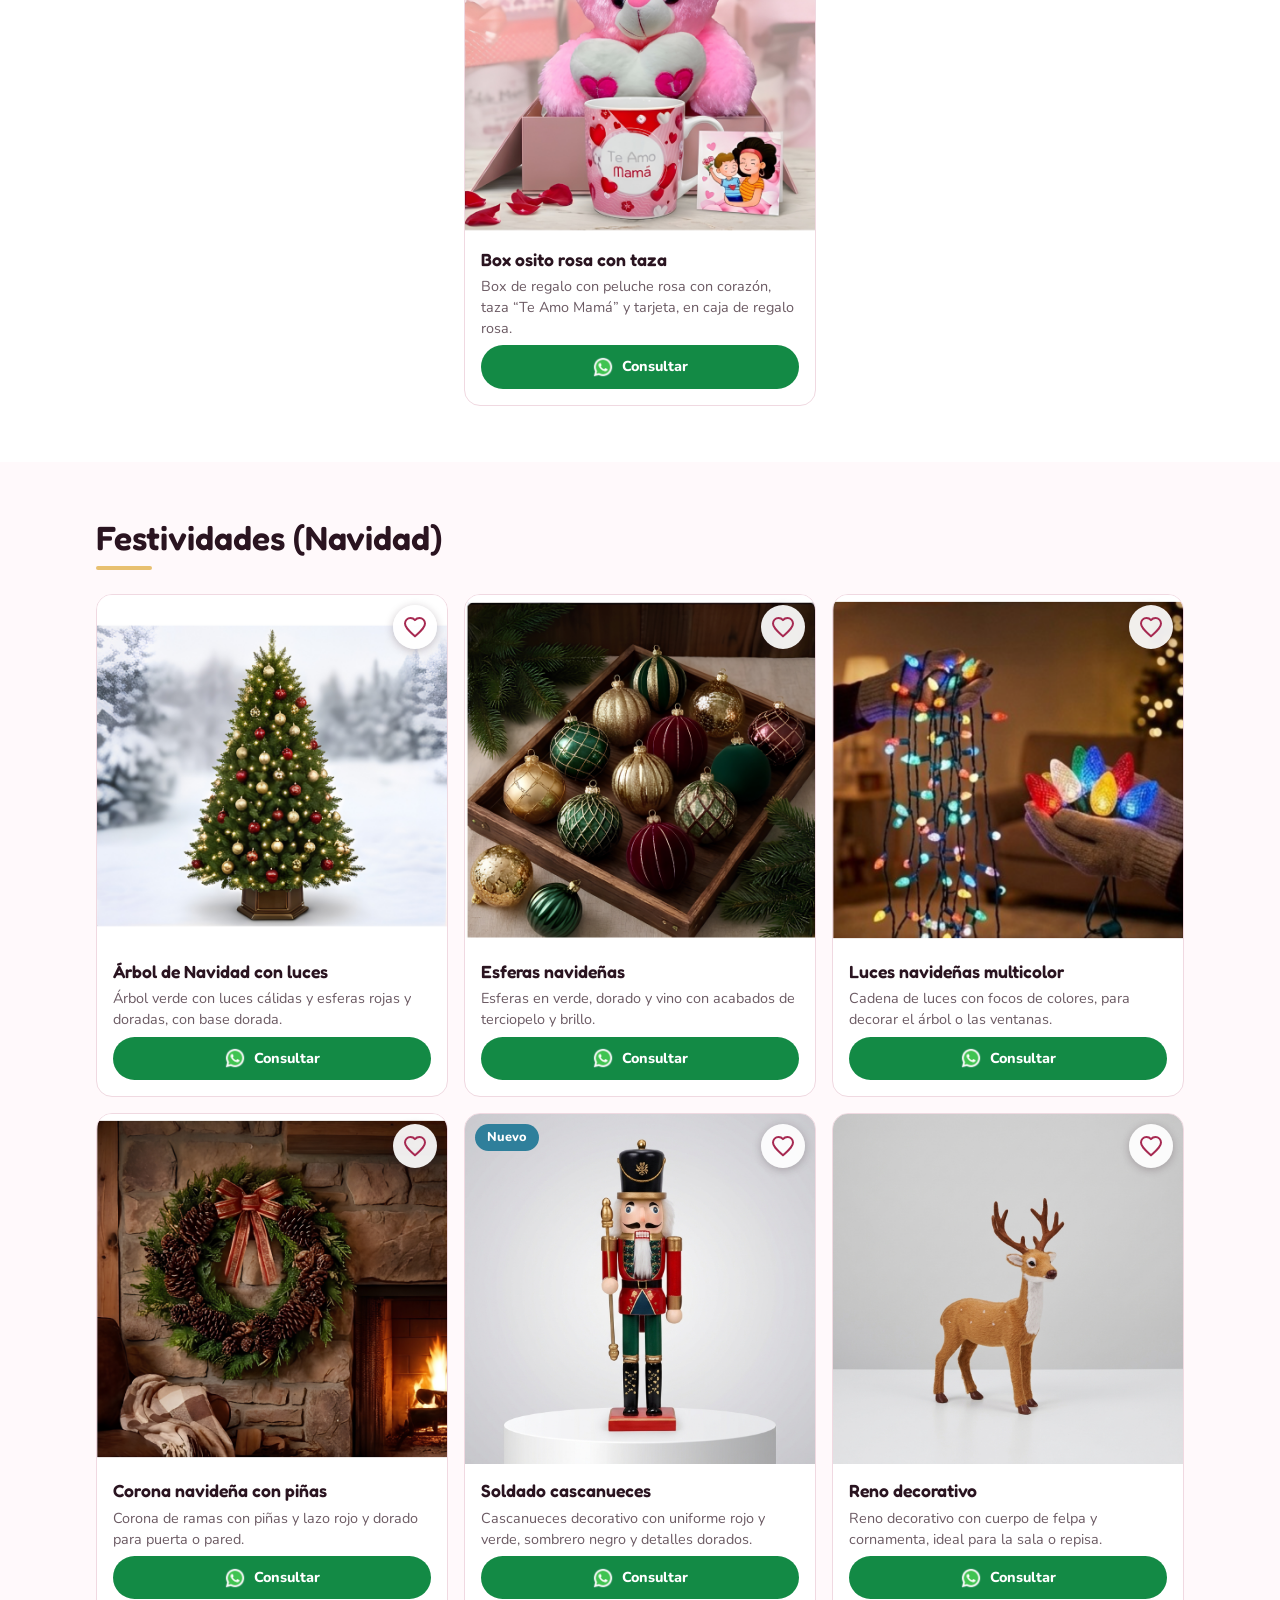
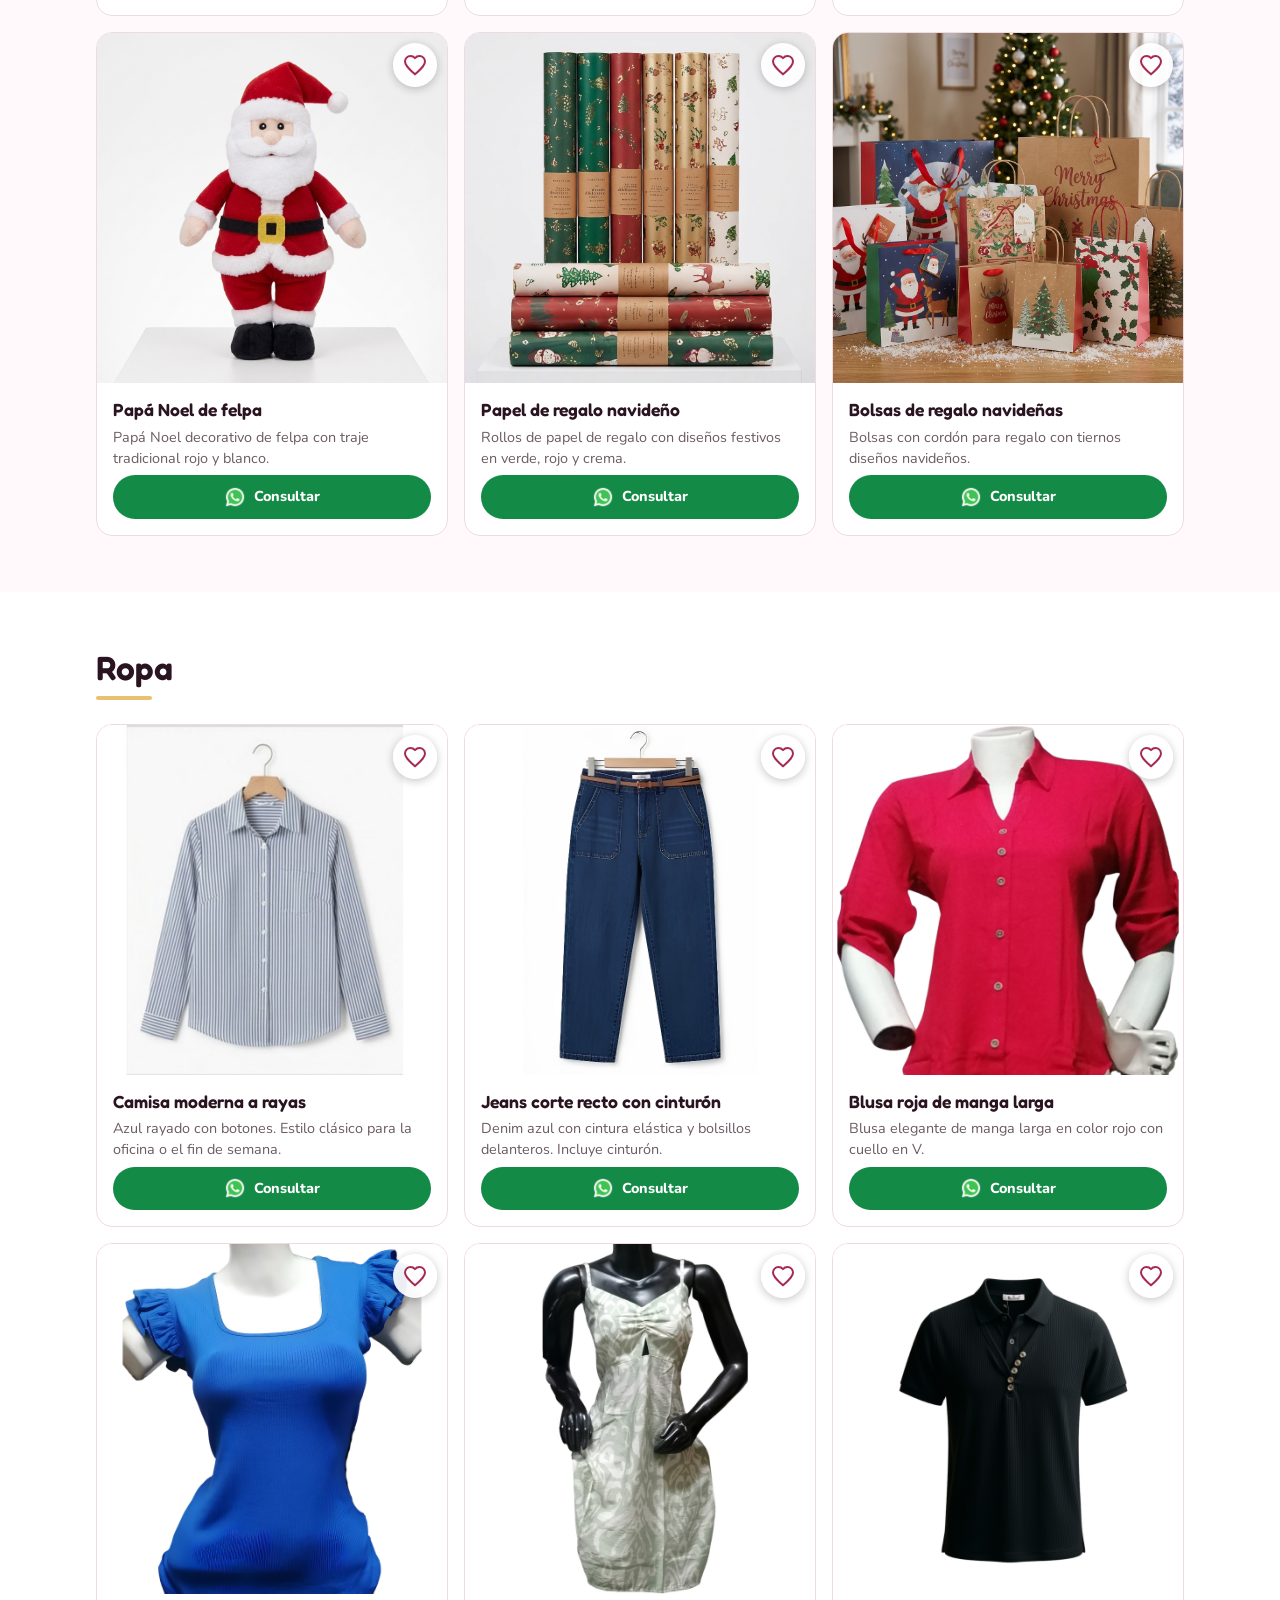
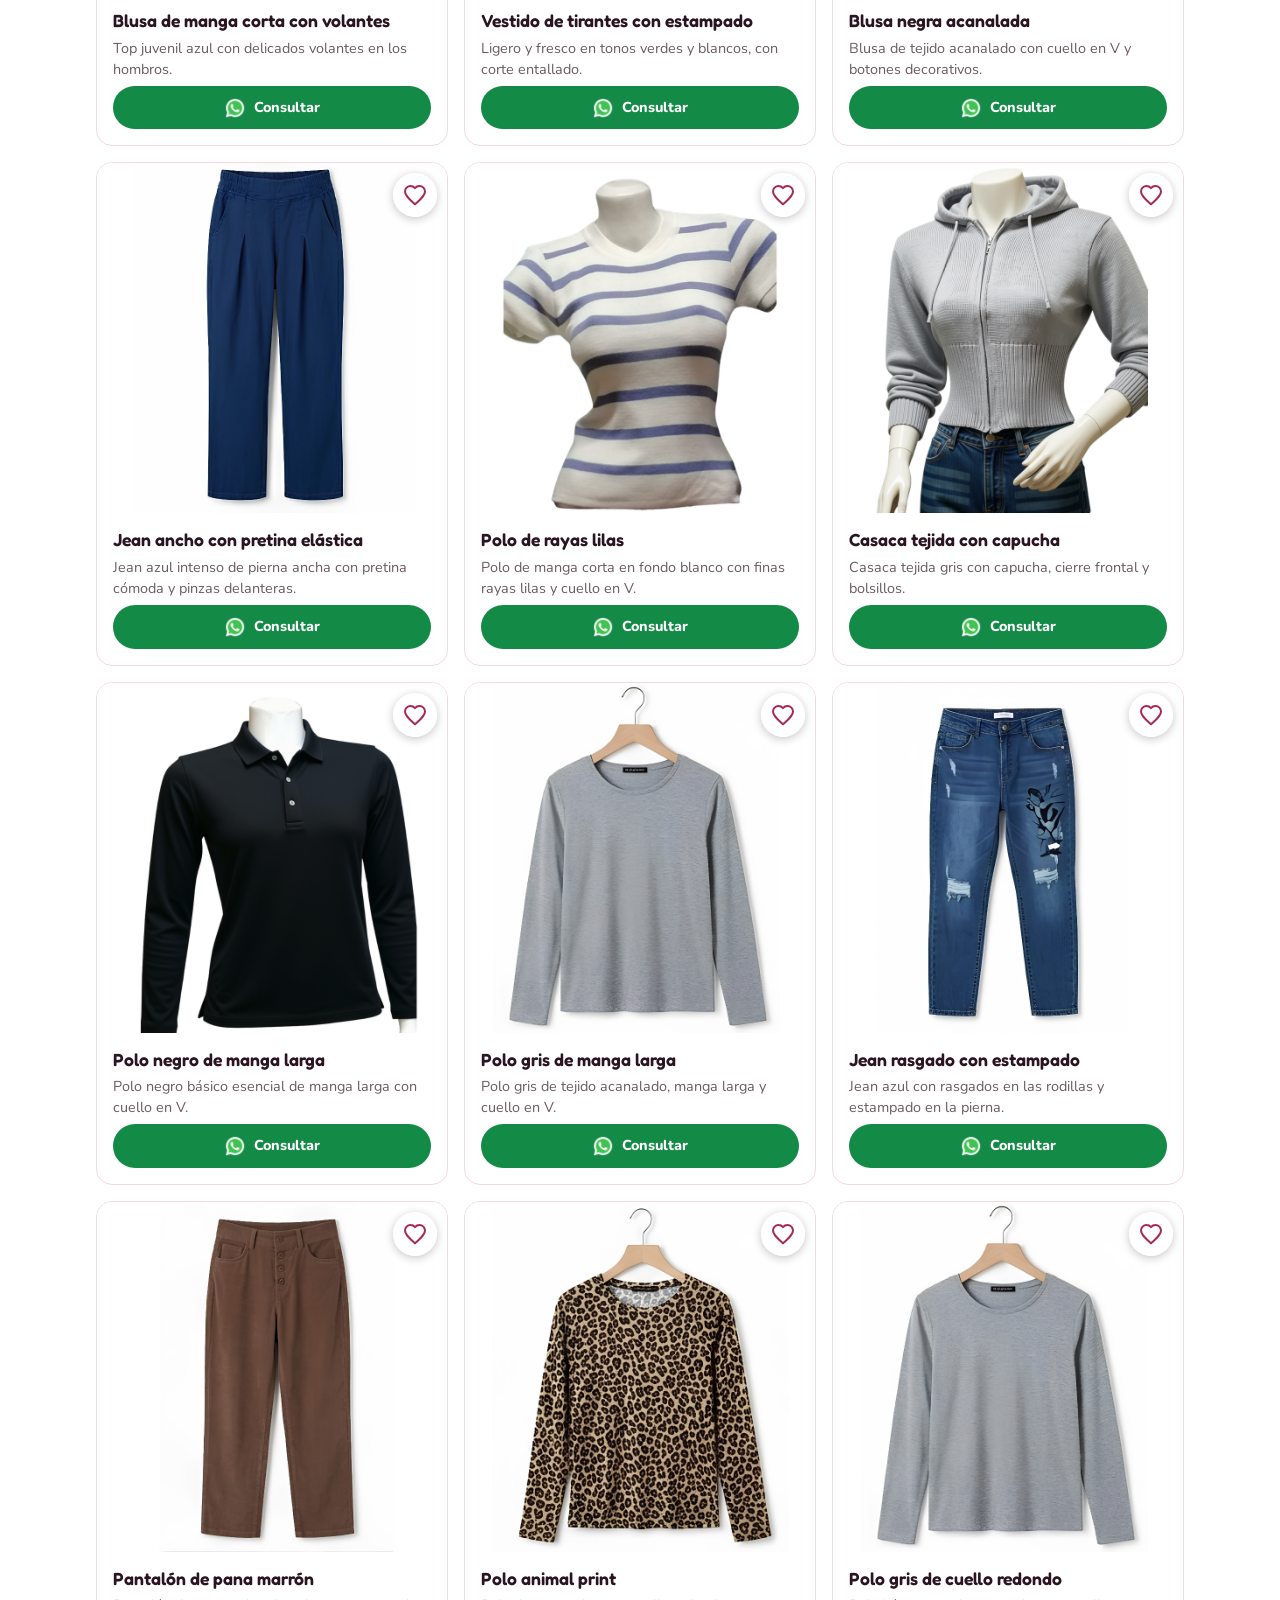
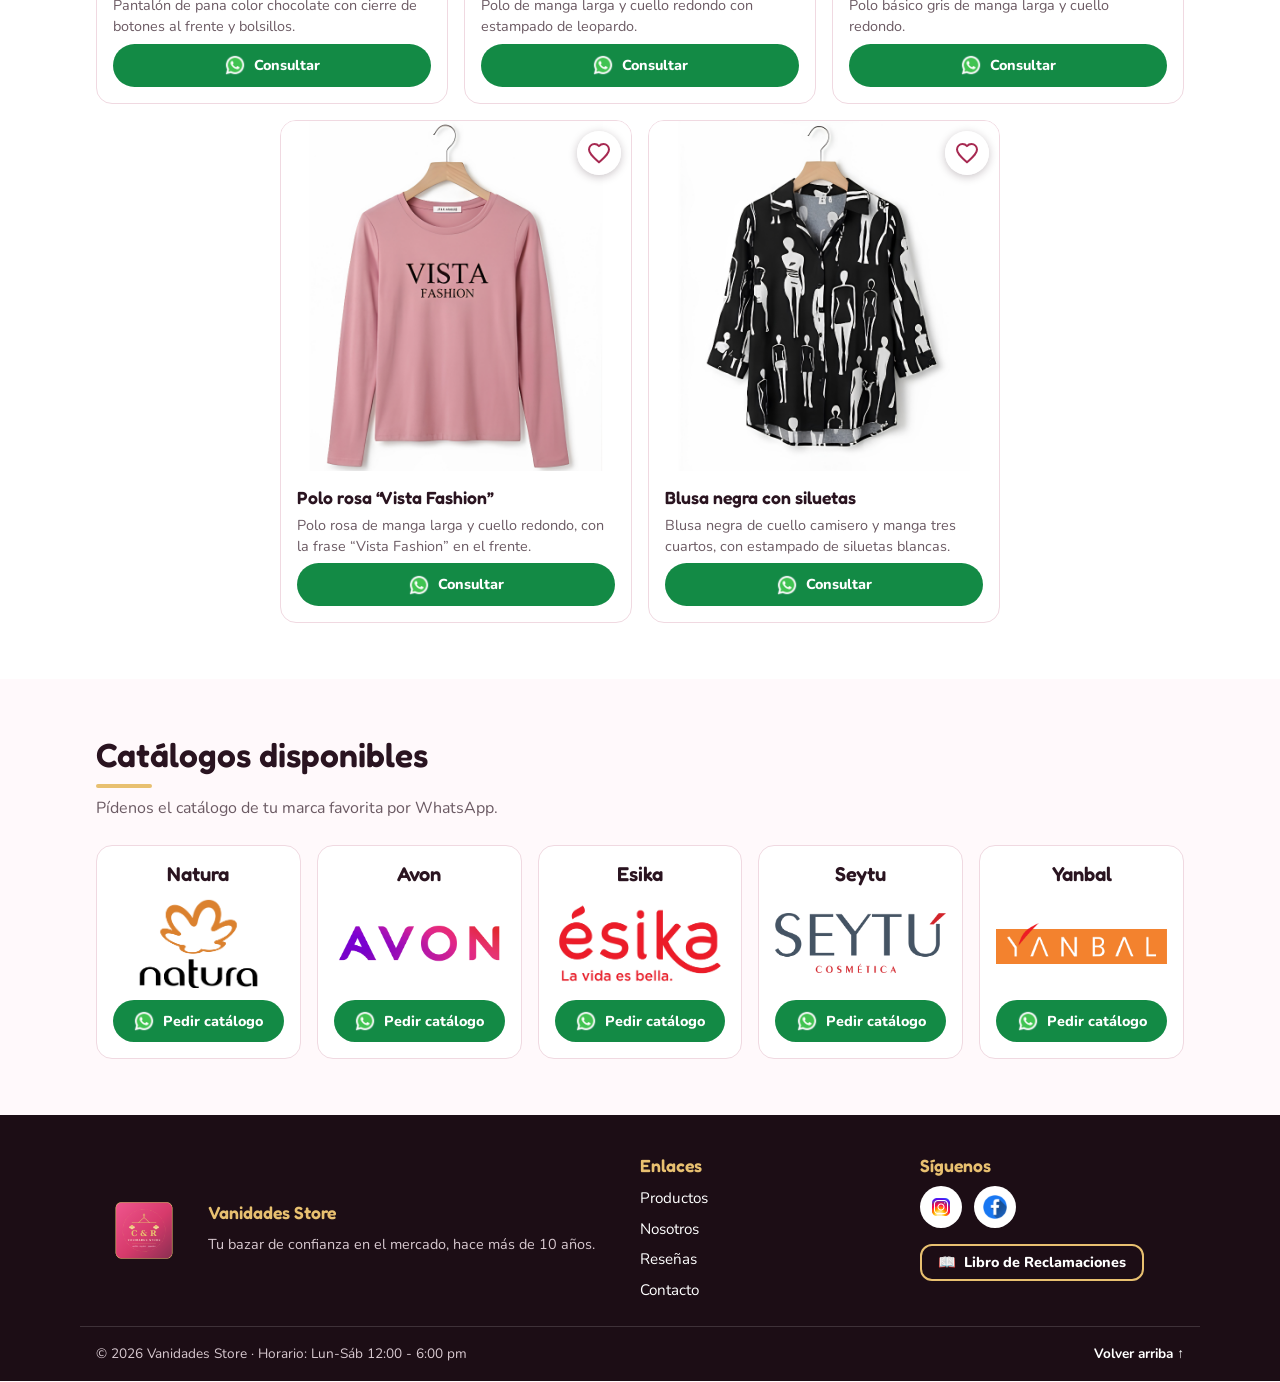
<file: productos.html>
<!DOCTYPE html>
<html lang="es">
<head>
    <meta charset="UTF-8">
    <meta name="viewport" content="width=device-width, initial-scale=1.0">
    <title>Productos - Vanidades Store</title>
    <meta name="description" content="Catálogo de juguetes, regalos, ropa, festividades y catálogos de Natura, Avon, Esika, Seytu y Yanbal.">

    <!-- Vista previa al compartir el link por WhatsApp / redes -->
    <meta property="og:title" content="Vanidades Store - Juguetes, ropa, regalos y catálogos">
    <meta property="og:description" content="Encuentra juguetes, regalos, ropa y catálogos de Natura, Avon, Esika, Seytu y Yanbal. Compra segura por Yape, Plin o efectivo.">
    <meta property="og:image" content="Imagenes/logo_cr_vanidades.png">
    <meta property="og:type" content="website">

    <!-- Tipografías -->
    <link rel="preconnect" href="https://fonts.googleapis.com">
    <link rel="preconnect" href="https://fonts.gstatic.com" crossorigin>
    <link href="https://fonts.googleapis.com/css2?family=Fredoka:wght@500;600&family=Nunito:wght@400;700;800&display=swap" rel="stylesheet">

    <link rel="stylesheet" href="Estilos/general.css">
    <link rel="stylesheet" href="Estilos/productos.css">
    <link rel="stylesheet" href="Estilos/lista.css">
</head>
<body id="top">

<!-- ENCABEZADO -->
<header class="cabecera">
    <div class="cabecera-interior">
        <a class="marca" href="index.html" aria-label="Vanidades Store - Ir al inicio">
            <img src="Imagenes/logo_cr_horizontal.png" alt="C&R Vanidades Store" width="213" height="52">
        </a>

        <!-- Menú hamburguesa en celular -->
        <input type="checkbox" id="menu-toggle" class="menu-toggle" aria-label="Abrir o cerrar el menú">
        <label for="menu-toggle" class="menu-boton" aria-hidden="true"><span></span></label>

        <!-- MENÚ DE NAVEGACIÓN -->
        <nav class="menu" aria-label="Menú principal">
            <a href="index.html">Inicio</a>
            <a href="productos.html" aria-current="page">Productos</a>
            <a href="nosotros.html">Nosotros</a>
            <a href="resenas.html">Reseñas</a>
            <a href="contacto.html">Contacto</a>
        </nav>
    </div>
</header>

<main>

    <!-- Banner de la página -->
    <section class="banner-pagina con-foto">
        <div class="contenedor">
            <h1>Nuestros productos</h1>
            <p>Encuentra juguetes, regalos, ropa, artículos de temporada y catálogos para toda la familia.</p>
        </div>
    </section>

    <!-- Submenú de categorías -->
    <nav class="submenu" aria-label="Categorías de productos">
    <div class="submenu-lista">
            <a href="#favoritos">Favoritos</a>
            <a href="#juguetes">Juguetes</a>
            <a href="#regalos">Regalos</a>
            <a href="#festividades">Festividades</a>
            <a href="#ropa">Ropa</a>
            <a href="#catalogos">Catálogos</a>
        </div>
    </nav>

    <!-- SECCIÓN FAVORITOS (6 productos sugeridos) -->
    <section class="seccion-productos" id="favoritos" aria-labelledby="titulo-favoritos">
        <div class="contenedor">
            <div class="titulo-seccion"><h2 id="titulo-favoritos">Favoritos de nuestros clientes</h2></div>
            <div class="rejilla-productos">
                <article class="producto">
                    <img src="Imagenes/juguete17.png" alt="Peluche de Spiderman" width="600" height="600" loading="lazy">
                    <div class="producto-info">
                        <h3>Peluche de Spiderman</h3>
                        <p>¡Ideal para regalar o completar tu colección!</p>
                        <a class="btn btn-wa" href="https://wa.me/51930438700?text=Hola%2C%20quisiera%20consultar%20m%C3%A1s%20detalles%20sobre%3A%20Peluche%20de%20Spiderman" target="_blank" rel="noopener"><img src="Imagenes/icons8-whatsapp-48.png" alt="" width="22" height="22"> Consultar</a>
                    </div>
                </article>
                <article class="producto">
                    <img src="Imagenes/regalo1.png" alt="Caja de regalo con girasol y peluche de Snoopy" width="600" height="600" loading="lazy">
                    <div class="producto-info">
                        <h3>Caja de regalo con Snoopy</h3>
                        <p>Girasol, peluche y bebida en una caja decorativa.</p>
                        <p class="precio">S/ 45.00</p>
                        <a class="btn btn-wa" href="https://wa.me/51930438700?text=Hola%2C%20quisiera%20consultar%20m%C3%A1s%20detalles%20sobre%3A%20Caja%20de%20regalo%20con%20Snoopy" target="_blank" rel="noopener"><img src="Imagenes/icons8-whatsapp-48.png" alt="" width="22" height="22"> Consultar</a>
                    </div>
                </article>
                <article class="producto">
                    <img src="Imagenes/ropa5.png" alt="Polo de manga larga con estampado de leopardo" width="600" height="600" loading="lazy">
                    <div class="producto-info">
                        <h3>Polo animal print</h3>
                        <p>Polo de manga larga y cuello redondo con estampado de leopardo.</p>
                        <a class="btn btn-wa" href="https://wa.me/51930438700?text=Hola%2C%20quisiera%20consultar%20m%C3%A1s%20detalles%20sobre%3A%20Polo%20animal%20print" target="_blank" rel="noopener"><img src="Imagenes/icons8-whatsapp-48.png" alt="" width="22" height="22"> Consultar</a>
                    </div>
                </article>
                <article class="producto">
                    <img src="Imagenes/ropa18.png" alt="Camisa moderna a rayas para mujer" width="600" height="600" loading="lazy">
                    <div class="producto-info">
                        <h3>Camisa moderna a rayas</h3>
                        <p>Azul rayado con botones. Estilo clásico para la oficina o el fin de semana.</p>
                        <a class="btn btn-wa" href="https://wa.me/51930438700?text=Hola%2C%20quisiera%20consultar%20m%C3%A1s%20detalles%20sobre%3A%20Camisa%20moderna%20a%20rayas" target="_blank" rel="noopener"><img src="Imagenes/icons8-whatsapp-48.png" alt="" width="22" height="22"> Consultar</a>
                    </div>
                </article>
                <article class="producto">
                    <img src="Imagenes/juguete18.png" alt="Peluche de Jessie Toy Story" width="600" height="600" loading="lazy">
                    <div class="producto-info">
                        <h3>Peluche de Jessie (Toy Story)</h3>
                        <p>La valiente vaquera con su coleta y traje de flecos.</p>
                        <a class="btn btn-wa" href="https://wa.me/51930438700?text=Hola%2C%20quisiera%20consultar%20m%C3%A1s%20detalles%20sobre%3A%20Peluche%20de%20Jessie%20%28Toy%20Story%29" target="_blank" rel="noopener"><img src="Imagenes/icons8-whatsapp-48.png" alt="" width="22" height="22"> Consultar</a>
                    </div>
                </article>
                <article class="producto">
                    <img src="Imagenes/regalo8.png" alt="Suculentas y plantas en macetas decorativas" width="600" height="600" loading="lazy">
                    <div class="producto-info">
                        <h3>Suculentas y plantas en maceta</h3>
                        <p>Variedad de plantas en macetas de cerámica o madera decorativas.</p>
                        <a class="btn btn-wa" href="https://wa.me/51930438700?text=Hola%2C%20quisiera%20consultar%20m%C3%A1s%20detalles%20sobre%3A%20Suculentas%20y%20plantas%20en%20maceta" target="_blank" rel="noopener"><img src="Imagenes/icons8-whatsapp-48.png" alt="" width="22" height="22"> Consultar</a>
                    </div>
                </article>
            </div>
        </div>
    </section>

    <!-- SECCIÓN JUGUETES -->
    <section class="seccion-productos" id="juguetes" aria-labelledby="titulo-juguetes">
        <div class="contenedor">
            <div class="titulo-seccion"><h2 id="titulo-juguetes">Juguetes</h2></div>
            <div class="rejilla-productos">
        <article class="producto">
            <img src="Imagenes/juguete17.png" alt="Peluche de Spiderman" width="600" height="600" loading="lazy">
            <div class="producto-info">
                <h3>Peluche de Spiderman</h3>
                <p>¡Ideal para regalar o completar tu colección!</p>
                <a class="btn btn-wa" href="https://wa.me/51930438700?text=Hola%2C%20quisiera%20consultar%20m%C3%A1s%20detalles%20sobre%3A%20Peluche%20de%20Spiderman" target="_blank" rel="noopener"><img src="Imagenes/icons8-whatsapp-48.png" alt="" width="22" height="22"> Consultar</a>
            </div>
        </article>
        <article class="producto">
            <img src="Imagenes/juguete16.png" alt="Peluche del vaquero Woody" width="600" height="600" loading="lazy">
            <div class="producto-info">
                <h3>Peluche del vaquero Woody (Toy Story)</h3>
                <p>Coleccionable de Toy Story en su versión de peluche.</p>
                <a class="btn btn-wa" href="https://wa.me/51930438700?text=Hola%2C%20quisiera%20consultar%20m%C3%A1s%20detalles%20sobre%3A%20Peluche%20del%20vaquero%20Woody%20%28Toy%20Story%29" target="_blank" rel="noopener"><img src="Imagenes/icons8-whatsapp-48.png" alt="" width="22" height="22"> Consultar</a>
            </div>
        </article>
        <article class="producto">
            <img src="Imagenes/juguete18.png" alt="Peluche de la vaquera Jessie" width="600" height="600" loading="lazy">
            <div class="producto-info">
                <h3>Peluche de Jessie (Toy Story)</h3>
                <p>La valiente vaquera con su coleta y traje de flecos.</p>
                <a class="btn btn-wa" href="https://wa.me/51930438700?text=Hola%2C%20quisiera%20consultar%20m%C3%A1s%20detalles%20sobre%3A%20Peluche%20de%20Jessie%20%28Toy%20Story%29" target="_blank" rel="noopener"><img src="Imagenes/icons8-whatsapp-48.png" alt="" width="22" height="22"> Consultar</a>
            </div>
        </article>
        <article class="producto">
            <span class="etiqueta etiqueta-nuevo">Nuevo</span>
            <img src="Imagenes/juguete19.png" alt="Peluche de la rana René con overol" width="600" height="600" loading="lazy">
            <div class="producto-info">
                <h3>Peluche de la ranita René con overol</h3>
                <p>Divertida rana verde con look vaquero.</p>
                <a class="btn btn-wa" href="https://wa.me/51930438700?text=Hola%2C%20quisiera%20consultar%20m%C3%A1s%20detalles%20sobre%3A%20Peluche%20de%20la%20ranita%20Ren%C3%A9%20con%20overol" target="_blank" rel="noopener"><img src="Imagenes/icons8-whatsapp-48.png" alt="" width="22" height="22"> Consultar</a>
            </div>
        </article>
        <article class="producto">
            <img src="Imagenes/juguete13.png" alt="Caja con 5 figuras de acción de Sonic y sus amigos" width="600" height="600" loading="lazy">
            <div class="producto-info">
                <h3>Sonic: pack de 5 figuras de acción</h3>
                <p>Pack de 5 figuras de acción: Sonic, Shadow, Super Sonic, Tails y Amy, en caja de exhibición.</p>
                <a class="btn btn-wa" href="https://wa.me/51930438700?text=Hola%2C%20quisiera%20consultar%20m%C3%A1s%20detalles%20sobre%3A%20Sonic%3A%20pack%20de%205%20figuras%20de%20acci%C3%B3n" target="_blank" rel="noopener"><img src="Imagenes/icons8-whatsapp-48.png" alt="" width="22" height="22"> Consultar</a>
            </div>
        </article>
        <article class="producto">
            <img src="Imagenes/juguete15.png" alt="Caja con las figuras de Buzz Lightyear y Woody" width="600" height="600" loading="lazy">
            <div class="producto-info">
                <h3>Toy Story: Buzz Lightyear y Woody</h3>
                <p>Set de 2 figuras de Buzz Lightyear y Woody, con el sombrero de vaquero incluido.</p>
                <a class="btn btn-wa" href="https://wa.me/51930438700?text=Hola%2C%20quisiera%20consultar%20m%C3%A1s%20detalles%20sobre%3A%20Toy%20Story%3A%20Buzz%20Lightyear%20y%20Woody" target="_blank" rel="noopener"><img src="Imagenes/icons8-whatsapp-48.png" alt="" width="22" height="22"> Consultar</a>
            </div>
        </article>
        <article class="producto">
            <img src="Imagenes/juguete12.png" alt="Pistola lanzadora con bolos y bolas amarillas" width="600" height="600" loading="lazy">
            <div class="producto-info">
                <h3>Pistola lanzadora con bolos</h3>
                <p>Set con pistola lanzadora, 3 bolos de colores y bolas amarillas para jugar a derribarlos.</p>
                <a class="btn btn-wa" href="https://wa.me/51930438700?text=Hola%2C%20quisiera%20consultar%20m%C3%A1s%20detalles%20sobre%3A%20Pistola%20lanzadora%20con%20bolos" target="_blank" rel="noopener"><img src="Imagenes/icons8-whatsapp-48.png" alt="" width="22" height="22"> Consultar</a>
            </div>
        </article>
        <article class="producto">
            <img src="Imagenes/juguete10.png" alt="Set de bloques de construcción My World" width="600" height="600" loading="lazy">
            <div class="producto-info">
                <h3>Bloques My World</h3>
                <p>Set de bloques de construcción con escenario de aventura, minifiguras y dragones. Para mayores de 8 años.</p>
                <a class="btn btn-wa" href="https://wa.me/51930438700?text=Hola%2C%20quisiera%20consultar%20m%C3%A1s%20detalles%20sobre%3A%20Bloques%20My%20World" target="_blank" rel="noopener"><img src="Imagenes/icons8-whatsapp-48.png" alt="" width="22" height="22"> Consultar</a>
            </div>
        </article>
        <article class="producto">
            <img src="Imagenes/juguete3.png" alt="Camión de bomberos rojo con escalera" width="600" height="600" loading="lazy">
            <div class="producto-info">
                <h3>Camión de bomberos</h3>
                <p>Camión de bomberos rojo con escalera gris y luces azules en la cabina.</p>
                <a class="btn btn-wa" href="https://wa.me/51930438700?text=Hola%2C%20quisiera%20consultar%20m%C3%A1s%20detalles%20sobre%3A%20Cami%C3%B3n%20de%20bomberos" target="_blank" rel="noopener"><img src="Imagenes/icons8-whatsapp-48.png" alt="" width="22" height="22"> Consultar</a>
            </div>
        </article>
        <article class="producto">
            <img src="Imagenes/juguete4.png" alt="Camión volquete amarillo" width="600" height="600" loading="lazy">
            <div class="producto-info">
                <h3>Camión volquete amarillo</h3>
                <p>Camión volquete amarillo con tolva y detalles en negro y gris.</p>
                <a class="btn btn-wa" href="https://wa.me/51930438700?text=Hola%2C%20quisiera%20consultar%20m%C3%A1s%20detalles%20sobre%3A%20Cami%C3%B3n%20volquete%20amarillo" target="_blank" rel="noopener"><img src="Imagenes/icons8-whatsapp-48.png" alt="" width="22" height="22"> Consultar</a>
            </div>
        </article>
        <article class="producto">
            <img src="Imagenes/juguete5.png" alt="Camioneta Off-Road gris y negra con diseño naranja" width="600" height="600" loading="lazy">
            <div class="producto-info">
                <h3>Camioneta Off-Road</h3>
                <p>Camioneta todoterreno gris y negra con diseño naranja, llantas grandes con relieve y defensa delantera.</p>
                <a class="btn btn-wa" href="https://wa.me/51930438700?text=Hola%2C%20quisiera%20consultar%20m%C3%A1s%20detalles%20sobre%3A%20Camioneta%20Off-Road" target="_blank" rel="noopener"><img src="Imagenes/icons8-whatsapp-48.png" alt="" width="22" height="22"> Consultar</a>
            </div>
        </article>
        <article class="producto">
            <span class="etiqueta etiqueta-nuevo">Nuevo</span>            
            <img src="Imagenes/juguete14.png" alt="Caja de la muñeca sirena Magic World con cueva submarina" width="600" height="600" loading="lazy">
            <div class="producto-info">
                <h3>Sirena Magic World</h3>
                <p>Muñeca sirena de cabello castaño rojizo, con cueva submarina, pulpo y accesorios del mar.</p>
                <a class="btn btn-wa" href="https://wa.me/51930438700?text=Hola%2C%20quisiera%20consultar%20m%C3%A1s%20detalles%20sobre%3A%20Sirena%20Magic%20World" target="_blank" rel="noopener"><img src="Imagenes/icons8-whatsapp-48.png" alt="" width="22" height="22"> Consultar</a>
            </div>
        </article>
        <article class="producto">
            <img src="Imagenes/juguete6.png" alt="Caja de la casa de muñecas Sweet Home" width="600" height="600" loading="lazy">
            <div class="producto-info">
                <h3>Casa de muñecas Sweet Home</h3>
                <p>Casa de juguete rosa con balcón, puertas y ventanas. Incluye muebles y accesorios de colores.</p>
                <a class="btn btn-wa" href="https://wa.me/51930438700?text=Hola%2C%20quisiera%20consultar%20m%C3%A1s%20detalles%20sobre%3A%20Casa%20de%20mu%C3%B1ecas%20Sweet%20Home" target="_blank" rel="noopener"><img src="Imagenes/icons8-whatsapp-48.png" alt="" width="22" height="22"> Consultar</a>
            </div>
        </article>
        <article class="producto">
            <img src="Imagenes/juguete7.png" alt="Caja del set Fashion Design Studio con muñeca y maniquíes" width="600" height="600" loading="lazy">
            <div class="producto-info">
                <h3>Fashion Design Studio</h3>
                <p>Muñeca rubia con vestido de falda amplia, 2 maniquíes y telas de colores para diseñar ropa.</p>
                <a class="btn btn-wa" href="https://wa.me/51930438700?text=Hola%2C%20quisiera%20consultar%20m%C3%A1s%20detalles%20sobre%3A%20Fashion%20Design%20Studio" target="_blank" rel="noopener"><img src="Imagenes/icons8-whatsapp-48.png" alt="" width="22" height="22"> Consultar</a>
            </div>
        </article>
        <article class="producto">
            <img src="Imagenes/juguete8.png" alt="Caja del juego de té de metal con tetera, tazas y platos" width="600" height="600" loading="lazy">
            <div class="producto-info">
                <h3>Juego de té Metal Tea Set</h3>
                <p>Set de té de juguete con tetera, 4 tazas, platos, bandejas y postres de colores.</p>
                <a class="btn btn-wa" href="https://wa.me/51930438700?text=Hola%2C%20quisiera%20consultar%20m%C3%A1s%20detalles%20sobre%3A%20Juego%20de%20t%C3%A9%20Metal%20Tea%20Set" target="_blank" rel="noopener"><img src="Imagenes/icons8-whatsapp-48.png" alt="" width="22" height="22"> Consultar</a>
            </div>
        </article>
        <article class="producto">
            <img src="Imagenes/juguete9.png" alt="Maletín de doctor Hello Doctor en turquesa y morado" width="600" height="600" loading="lazy">
            <div class="producto-info">
                <h3>Maletín Hello Doctor</h3>
                <p>Maletín de juguete en turquesa y morado, con asa, que se abre como un pequeño consultorio con accesorios.</p>
                <a class="btn btn-wa" href="https://wa.me/51930438700?text=Hola%2C%20quisiera%20consultar%20m%C3%A1s%20detalles%20sobre%3A%20Malet%C3%ADn%20Hello%20Doctor" target="_blank" rel="noopener"><img src="Imagenes/icons8-whatsapp-48.png" alt="" width="22" height="22"> Consultar</a>
            </div>
        </article>
        <article class="producto">
            <img src="Imagenes/juguete11.png" alt="Caja del Mini Pet, perrito de peluche con cochecito rosa" width="600" height="600" loading="lazy">
            <div class="producto-info">
                <h3>Mini Pet con cochecito</h3>
                <p>Perrito de peluche blanco con manchas marrones, con cochecito rosa y accesorios.</p>
                <a class="btn btn-wa" href="https://wa.me/51930438700?text=Hola%2C%20quisiera%20consultar%20m%C3%A1s%20detalles%20sobre%3A%20Mini%20Pet%20con%20cochecito" target="_blank" rel="noopener"><img src="Imagenes/icons8-whatsapp-48.png" alt="" width="22" height="22"> Consultar</a>
            </div>
        </article>
            </div>
        </div>
    </section>

    <!-- SECCIÓN REGALOS -->
    <section class="seccion-productos" id="regalos" aria-labelledby="titulo-regalos">
        <div class="contenedor">
            <div class="titulo-seccion"><h2 id="titulo-regalos">Regalos</h2></div>
            <div class="rejilla-productos">
                <article class="producto">
                    <img src="Imagenes/regalo7.png" alt="Box de regalo Feliz Día Mamá con globo y peluche" width="600" height="600" loading="lazy">
                    <div class="producto-info">
                        <h3>Box “Feliz Día Mamá”</h3>
                        <p>Incluye peluche, globo transparente con confeti y tarjeta personalizable.</p>
                        <a class="btn btn-wa" href="https://wa.me/51930438700?text=Hola%2C%20quisiera%20consultar%20m%C3%A1s%20detalles%20sobre%3A%20Box%20%E2%80%9CFeliz%20D%C3%ADa%20Mam%C3%A1%E2%80%9D" target="_blank" rel="noopener"><img src="Imagenes/icons8-whatsapp-48.png" alt="" width="22" height="22"> Consultar</a>
                    </div>
                </article>
                <article class="producto">
                    <img src="Imagenes/regalo1.png" alt="Caja de regalo con girasol y peluche de Snoopy" width="600" height="600" loading="lazy">
                    <div class="producto-info">
                        <h3>Caja de regalo con girasol y Snoopy</h3>
                        <p>Caja decorativa con corazones, un girasol brillante, un peluche de Snoopy y una bebida.</p>
                        <a class="btn btn-wa" href="https://wa.me/51930438700?text=Hola%2C%20quisiera%20consultar%20m%C3%A1s%20detalles%20sobre%3A%20Caja%20de%20regalo%20con%20girasol%20y%20Snoopy" target="_blank" rel="noopener"><img src="Imagenes/icons8-whatsapp-48.png" alt="" width="22" height="22"> Consultar</a>
                    </div>
                </article>
                <article class="producto">
                    <img src="Imagenes/regalo8.png" alt="Suculentas y plantas en macetas decorativas" width="600" height="600" loading="lazy">
                    <div class="producto-info">
                        <h3>Suculentas y plantas en maceta</h3>
                        <p>Variedad de plantas en macetas de cerámica o madera decorativas.</p>
                        <a class="btn btn-wa" href="https://wa.me/51930438700?text=Hola%2C%20quisiera%20consultar%20m%C3%A1s%20detalles%20sobre%3A%20Suculentas%20y%20plantas%20en%20maceta" target="_blank" rel="noopener"><img src="Imagenes/icons8-whatsapp-48.png" alt="" width="22" height="22"> Consultar</a>
                    </div>
                </article>
                <article class="producto">
                <img src="Imagenes/regalo5.png" alt="Ramo de rosas rojas envuelto en papel rosa a cuadros con lazo rosa" width="600" height="600" loading="lazy">
                <div class="producto-info">
                    <h3>Ramo de rosas rojas con lazo rosa</h3>
                    <p>Ramo de rosas rojas envuelto en papel rosa a cuadros, con lazo rosa y adorno de corazón “Feliz Día Mamá”.</p>
                    <a class="btn btn-wa" href="https://wa.me/51930438700?text=Hola%2C%20quisiera%20consultar%20m%C3%A1s%20detalles%20sobre%3A%20Ramo%20de%20rosas%20rojas%20con%20lazo%20rosa" target="_blank" rel="noopener"><img src="Imagenes/icons8-whatsapp-48.png" alt="" width="22" height="22"> Consultar</a>
                </div>
                </article>
                <article class="producto">
                    <img src="Imagenes/regalo4.png" alt="Box de regalo con osito, rosa roja y mini botella de espumante" width="600" height="600" loading="lazy">
                    <div class="producto-info">
                        <h3>Box osito con rosa y espumante</h3>
                        <p>Box de regalo con osito de peluche, rosa roja y mini botella de espumante, en caja rosa con forma de corazón.</p>
                        <a class="btn btn-wa" href="https://wa.me/51930438700?text=Hola%2C%20quisiera%20consultar%20m%C3%A1s%20detalles%20sobre%3A%20Box%20osito%20con%20rosa%20y%20espumante" target="_blank" rel="noopener"><img src="Imagenes/icons8-whatsapp-48.png" alt="" width="22" height="22"> Consultar</a>
                    </div>
                </article>
                <article class="producto">
                    <img src="Imagenes/regalo6.png" alt="Box de regalo con osito blanco, girasol y flores fucsia" width="600" height="600" loading="lazy">
                    <div class="producto-info">
                        <h3>Box osito con flores y girasol</h3>
                        <p>Box de regalo con osito blanco de lazo rosa, girasol y flores fucsia, presentado en una caja decorada con corazones.</p>
                        <a class="btn btn-wa" href="https://wa.me/51930438700?text=Hola%2C%20quisiera%20consultar%20m%C3%A1s%20detalles%20sobre%3A%20Box%20osito%20con%20flores%20y%20girasol" target="_blank" rel="noopener"><img src="Imagenes/icons8-whatsapp-48.png" alt="" width="22" height="22"> Consultar</a>
                    </div>
                </article>
                <article class="producto">
                    <img src="Imagenes/regalo10.png" alt="Box de regalo con osito rosa, taza “Te Amo Mamá” y tarjeta" width="600" height="600" loading="lazy">
                    <div class="producto-info">
                        <h3>Box osito rosa con taza</h3>
                        <p>Box de regalo con peluche rosa con corazón, taza “Te Amo Mamá” y tarjeta, en caja de regalo rosa.</p>
                        <a class="btn btn-wa" href="https://wa.me/51930438700?text=Hola%2C%20quisiera%20consultar%20m%C3%A1s%20detalles%20sobre%3A%20Box%20osito%20rosa%20con%20taza" target="_blank" rel="noopener"><img src="Imagenes/icons8-whatsapp-48.png" alt="" width="22" height="22"> Consultar</a>
                    </div>
                </article>
            </div>
        </div>
    </section>

    <!-- SECCIÓN FESTIVIDADES (NUEVA) -->
    <section class="seccion-productos" id="festividades" aria-labelledby="titulo-festividades">
        <div class="contenedor">
            <div class="titulo-seccion"><h2 id="titulo-festividades">Festividades (Navidad)</h2></div>
            <div class="rejilla-productos">
                <article class="producto">
                    <img src="Imagenes/art_festivo6.png" alt="Árbol de Navidad verde con luces y esferas" width="600" height="600" loading="lazy">
                    <div class="producto-info">
                        <h3>Árbol de Navidad con luces</h3>
                        <p>Árbol verde con luces cálidas y esferas rojas y doradas, con base dorada.</p>
                        <a class="btn btn-wa" href="https://wa.me/51930438700?text=Hola%2C%20quisiera%20consultar%20m%C3%A1s%20detalles%20sobre%3A%20%C3%81rbol%20de%20Navidad%20con%20luces" target="_blank" rel="noopener"><img src="Imagenes/icons8-whatsapp-48.png" alt="" width="22" height="22"> Consultar</a>
                    </div>
                </article>
                <article class="producto">
                    <img src="Imagenes/art_festivo3.png" alt="Esferas navideñas de vidrio en verde y dorado" width="600" height="600" loading="lazy">
                    <div class="producto-info">
                        <h3>Esferas navideñas</h3>
                        <p>Esferas en verde, dorado y vino con acabados de terciopelo y brillo.</p>
                        <a class="btn btn-wa" href="https://wa.me/51930438700?text=Hola%2C%20quisiera%20consultar%20m%C3%A1s%20detalles%20sobre%3A%20Esferas%20navide%C3%B1as" target="_blank" rel="noopener"><img src="Imagenes/icons8-whatsapp-48.png" alt="" width="22" height="22"> Consultar</a>
                    </div>
                </article>
                <article class="producto">
                    <img src="Imagenes/art_festivo2.png" alt="Cadena de luces navideñas con focos de colores" width="600" height="600" loading="lazy">
                    <div class="producto-info">
                        <h3>Luces navideñas multicolor</h3>
                        <p>Cadena de luces con focos de colores, para decorar el árbol o las ventanas.</p>
                        <a class="btn btn-wa" href="https://wa.me/51930438700?text=Hola%2C%20quisiera%20consultar%20m%C3%A1s%20detalles%20sobre%3A%20Luces%20navide%C3%B1as%20multicolor" target="_blank" rel="noopener"><img src="Imagenes/icons8-whatsapp-48.png" alt="" width="22" height="22"> Consultar</a>
                    </div>
                </article>
                <article class="producto">
                    <img src="Imagenes/art_festivo5.png" alt="Corona navideña de ramas con piñas y lazo" width="600" height="600" loading="lazy">
                    <div class="producto-info">
                        <h3>Corona navideña con piñas</h3>
                        <p>Corona de ramas con piñas y lazo rojo y dorado para puerta o pared.</p>
                        <a class="btn btn-wa" href="https://wa.me/51930438700?text=Hola%2C%20quisiera%20consultar%20m%C3%A1s%20detalles%20sobre%3A%20Corona%20navide%C3%B1a%20con%20pi%C3%B1as" target="_blank" rel="noopener"><img src="Imagenes/icons8-whatsapp-48.png" alt="" width="22" height="22"> Consultar</a>
                    </div>
                </article>
                <article class="producto">
                <span class="etiqueta etiqueta-nuevo">Nuevo</span>          
                    <img src="Imagenes/art_festivo4.jpeg" alt="Cascanueces decorativo con uniforme rojo y verde" width="600" height="600" loading="lazy">
                    <div class="producto-info">
                        <h3>Soldado cascanueces</h3>
                        <p>Cascanueces decorativo con uniforme rojo y verde, sombrero negro y detalles dorados.</p>
                        <a class="btn btn-wa" href="https://wa.me/51930438700?text=Hola%2C%20quisiera%20consultar%20m%C3%A1s%20detalles%20sobre%3A%20Soldado%20cascanueces" target="_blank" rel="noopener"><img src="Imagenes/icons8-whatsapp-48.png" alt="" width="22" height="22"> Consultar</a>
                    </div>
                </article>
                <article class="producto">
                    <img src="Imagenes/art_festivo7.jpeg" alt="Reno decorativo de felpa" width="600" height="600" loading="lazy">
                    <div class="producto-info">
                        <h3>Reno decorativo</h3>
                        <p>Reno decorativo con cuerpo de felpa y cornamenta, ideal para la sala o repisa.</p>
                        <a class="btn btn-wa" href="https://wa.me/51930438700?text=Hola%2C%20quisiera%20consultar%20m%C3%A1s%20detalles%20sobre%3A%20Reno%20decorativo" target="_blank" rel="noopener"><img src="Imagenes/icons8-whatsapp-48.png" alt="" width="22" height="22"> Consultar</a>
                    </div>
                </article>
                <article class="producto">
                    <img src="Imagenes/art_festivo8.jpeg" alt="Papá Noel de felpa" width="600" height="600" loading="lazy">
                    <div class="producto-info">
                        <h3>Papá Noel de felpa</h3>
                        <p>Papá Noel decorativo de felpa con traje tradicional rojo y blanco.</p>
                        <a class="btn btn-wa" href="https://wa.me/51930438700?text=Hola%2C%20quisiera%20consultar%20m%C3%A1s%20detalles%20sobre%3A%20Pap%C3%A1%20Noel%20de%20felpa" target="_blank" rel="noopener"><img src="Imagenes/icons8-whatsapp-48.png" alt="" width="22" height="22"> Consultar</a>
                    </div>
                </article>
                <article class="producto">
                    <img src="Imagenes/art_festivo9.jpeg" alt="Papel de regalo navideño" width="600" height="600" loading="lazy">
                    <div class="producto-info">
                        <h3>Papel de regalo navideño</h3>
                        <p>Rollos de papel de regalo con diseños festivos en verde, rojo y crema.</p>
                        <a class="btn btn-wa" href="https://wa.me/51930438700?text=Hola%2C%20quisiera%20consultar%20m%C3%A1s%20detalles%20sobre%3A%20Papel%20de%20regalo%20navide%C3%B1o" target="_blank" rel="noopener"><img src="Imagenes/icons8-whatsapp-48.png" alt="" width="22" height="22"> Consultar</a>
                    </div>
                </article>
                <article class="producto">
                    <img src="Imagenes/art_festivo10.jpeg" alt="Bolsas de temática navideñas" width="600" height="600" loading="lazy">
                    <div class="producto-info">
                        <h3>Bolsas de regalo navideñas</h3>
                        <p>Bolsas con cordón para regalo con tiernos diseños navideños.</p>
                        <a class="btn btn-wa" href="https://wa.me/51930438700?text=Hola%2C%20quisiera%20consultar%20m%C3%A1s%20detalles%20sobre%3A%20Bolsas%20de%20tela%20navide%C3%B1as" target="_blank" rel="noopener"><img src="Imagenes/icons8-whatsapp-48.png" alt="" width="22" height="22"> Consultar</a>
                    </div>
                </article>
            </div>
        </div>
    </section>

    <!-- SECCIÓN ROPA -->
    <section class="seccion-productos" id="ropa" aria-labelledby="titulo-ropa">
        <div class="contenedor">
            <div class="titulo-seccion"><h2 id="titulo-ropa">Ropa</h2></div>
            <div class="rejilla-productos">
                <article class="producto">
                    <img src="Imagenes/ropa18.png" alt="Camisa moderna a rayas" width="600" height="600" loading="lazy">
                    <div class="producto-info">
                        <h3>Camisa moderna a rayas</h3>
                        <p>Azul rayado con botones. Estilo clásico para la oficina o el fin de semana.</p>
                        <a class="btn btn-wa" href="https://wa.me/51930438700?text=Hola%2C%20quisiera%20consultar%20m%C3%A1s%20detalles%20sobre%3A%20Camisa%20moderna%20a%20rayas" target="_blank" rel="noopener"><img src="Imagenes/icons8-whatsapp-48.png" alt="" width="22" height="22"> Consultar</a>
                    </div>
                </article>
                <article class="producto">
                    <img src="Imagenes/ropa2.png" alt="Jeans corte recto con cinturón" width="600" height="600" loading="lazy">
                    <div class="producto-info">
                        <h3>Jeans corte recto con cinturón</h3>
                        <p>Denim azul con cintura elástica y bolsillos delanteros. Incluye cinturón.</p>
                        <a class="btn btn-wa" href="https://wa.me/51930438700?text=Hola%2C%20quisiera%20consultar%20m%C3%A1s%20detalles%20sobre%3A%20Jeans%20corte%20recto%20con%20cintur%C3%B3n" target="_blank" rel="noopener"><img src="Imagenes/icons8-whatsapp-48.png" alt="" width="22" height="22"> Consultar</a>
                    </div>
                </article>
                <article class="producto">
                    <img src="Imagenes/ropa16.png" alt="Blusa roja de manga larga" width="600" height="600" loading="lazy">
                    <div class="producto-info">
                        <h3>Blusa roja de manga larga</h3>
                        <p>Blusa elegante de manga larga en color rojo con cuello en V.</p>
                        <a class="btn btn-wa" href="https://wa.me/51930438700?text=Hola%2C%20quisiera%20consultar%20m%C3%A1s%20detalles%20sobre%3A%20Blusa%20roja%20de%20manga%20larga" target="_blank" rel="noopener"><img src="Imagenes/icons8-whatsapp-48.png" alt="" width="22" height="22"> Consultar</a>
                    </div>
                </article>
                <article class="producto">
                    <img src="Imagenes/ropa15.png" alt="Blusa de manga corta con volantes" width="600" height="600" loading="lazy">
                    <div class="producto-info">
                        <h3>Blusa de manga corta con volantes</h3>
                        <p>Top juvenil azul con delicados volantes en los hombros.</p>
                        <a class="btn btn-wa" href="https://wa.me/51930438700?text=Hola%2C%20quisiera%20consultar%20m%C3%A1s%20detalles%20sobre%3A%20Blusa%20de%20manga%20corta%20con%20volantes" target="_blank" rel="noopener"><img src="Imagenes/icons8-whatsapp-48.png" alt="" width="22" height="22"> Consultar</a>
                    </div>
                </article>
                <article class="producto">
                    <img src="Imagenes/ropa13.png" alt="Vestido de tirantes con estampado" width="600" height="600" loading="lazy">
                    <div class="producto-info">
                        <h3>Vestido de tirantes con estampado</h3>
                        <p>Ligero y fresco en tonos verdes y blancos, con corte entallado.</p>
                        <a class="btn btn-wa" href="https://wa.me/51930438700?text=Hola%2C%20quisiera%20consultar%20m%C3%A1s%20detalles%20sobre%3A%20Vestido%20de%20tirantes%20con%20estampado" target="_blank" rel="noopener"><img src="Imagenes/icons8-whatsapp-48.png" alt="" width="22" height="22"> Consultar</a>
                    </div>
                </article>
                <article class="producto">
                    <img src="Imagenes/ropa9.png" alt="Blusa negra acanalada" width="600" height="600" loading="lazy">
                    <div class="producto-info">
                        <h3>Blusa negra acanalada</h3>
                        <p>Blusa de tejido acanalado con cuello en V y botones decorativos.</p>
                        <a class="btn btn-wa" href="https://wa.me/51930438700?text=Hola%2C%20quisiera%20consultar%20m%C3%A1s%20detalles%20sobre%3A%20Blusa%20negra%20acanalada" target="_blank" rel="noopener"><img src="Imagenes/icons8-whatsapp-48.png" alt="" width="22" height="22"> Consultar</a>
                    </div>
                </article>
                <article class="producto">
                    <img src="Imagenes/ropa3.png" alt="Jean ancho con pretina elástica" width="600" height="600" loading="lazy">
                    <div class="producto-info">
                        <h3>Jean ancho con pretina elástica</h3>
                        <p>Jean azul intenso de pierna ancha con pretina cómoda y pinzas delanteras.</p>
                        <a class="btn btn-wa" href="https://wa.me/51930438700?text=Hola%2C%20quisiera%20consultar%20m%C3%A1s%20detalles%20sobre%3A%20Jean%20ancho%20con%20pretina%20el%C3%A1stica" target="_blank" rel="noopener"><img src="Imagenes/icons8-whatsapp-48.png" alt="" width="22" height="22"> Consultar</a>
                    </div>
                </article>
                <article class="producto">
                    <img src="Imagenes/ropa10.png" alt="Polo de rayas lilas" width="600" height="600" loading="lazy">
                    <div class="producto-info">
                        <h3>Polo de rayas lilas</h3>
                        <p>Polo de manga corta en fondo blanco con finas rayas lilas y cuello en V.</p>
                        <a class="btn btn-wa" href="https://wa.me/51930438700?text=Hola%2C%20quisiera%20consultar%20m%C3%A1s%20detalles%20sobre%3A%20Polo%20de%20rayas%20lilas" target="_blank" rel="noopener"><img src="Imagenes/icons8-whatsapp-48.png" alt="" width="22" height="22"> Consultar</a>
                    </div>
                </article>
                <article class="producto">
                    <img src="Imagenes/ropa11.png" alt="Casaca tejida con capucha" width="600" height="600" loading="lazy">
                    <div class="producto-info">
                        <h3>Casaca tejida con capucha</h3>
                        <p>Casaca tejida gris con capucha, cierre frontal y bolsillos.</p>
                        <a class="btn btn-wa" href="https://wa.me/51930438700?text=Hola%2C%20quisiera%20consultar%20m%C3%A1s%20detalles%20sobre%3A%20Casaca%20tejida%20con%20capucha" target="_blank" rel="noopener"><img src="Imagenes/icons8-whatsapp-48.png" alt="" width="22" height="22"> Consultar</a>
                    </div>
                </article>
                <article class="producto">
                    <img src="Imagenes/ropa12.png" alt="Polo negro de manga larga" width="600" height="600" loading="lazy">
                    <div class="producto-info">
                        <h3>Polo negro de manga larga</h3>
                        <p>Polo negro básico esencial de manga larga con cuello en V.</p>
                        <a class="btn btn-wa" href="https://wa.me/51930438700?text=Hola%2C%20quisiera%20consultar%20m%C3%A1s%20detalles%20sobre%3A%20Polo%20negro%20de%20manga%20larga" target="_blank" rel="noopener"><img src="Imagenes/icons8-whatsapp-48.png" alt="" width="22" height="22"> Consultar</a>
                    </div>
                </article>
                <article class="producto">
                    <img src="Imagenes/ropa6.png" alt="Polo gris de manga larga" width="600" height="600" loading="lazy">
                    <div class="producto-info">
                        <h3>Polo gris de manga larga</h3>
                        <p>Polo gris de tejido acanalado, manga larga y cuello en V.</p>
                        <a class="btn btn-wa" href="https://wa.me/51930438700?text=Hola%2C%20quisiera%20consultar%20m%C3%A1s%20detalles%20sobre%3A%20Polo%20gris%20de%20manga%20larga" target="_blank" rel="noopener"><img src="Imagenes/icons8-whatsapp-48.png" alt="" width="22" height="22"> Consultar</a>
                    </div>
                </article>
                <article class="producto">
                    <img src="Imagenes/ropa1.png" alt="Jean azul rasgado con estampado en la pierna" width="600" height="600" loading="lazy">
                    <div class="producto-info">
                        <h3>Jean rasgado con estampado</h3>
                        <p>Jean azul con rasgados en las rodillas y estampado en la pierna.</p>
                        <a class="btn btn-wa" href="https://wa.me/51930438700?text=Hola%2C%20quisiera%20consultar%20m%C3%A1s%20detalles%20sobre%3A%20Jean%20rasgado%20con%20estampado" target="_blank" rel="noopener"><img src="Imagenes/icons8-whatsapp-48.png" alt="" width="22" height="22"> Consultar</a>
                    </div>
                </article>
                <article class="producto">
                    <img src="Imagenes/ropa4.png" alt="Pantalón de pana marrón con botones al frente" width="600" height="600" loading="lazy">
                    <div class="producto-info">
                        <h3>Pantalón de pana marrón</h3>
                        <p>Pantalón de pana color chocolate con cierre de botones al frente y bolsillos.</p>
                        <a class="btn btn-wa" href="https://wa.me/51930438700?text=Hola%2C%20quisiera%20consultar%20m%C3%A1s%20detalles%20sobre%3A%20Pantal%C3%B3n%20de%20pana%20marr%C3%B3n" target="_blank" rel="noopener"><img src="Imagenes/icons8-whatsapp-48.png" alt="" width="22" height="22"> Consultar</a>
                    </div>
                </article>
                <article class="producto">
                    <img src="Imagenes/ropa5.png" alt="Polo de manga larga con estampado de leopardo" width="600" height="600" loading="lazy">
                    <div class="producto-info">
                        <h3>Polo animal print</h3>
                        <p>Polo de manga larga y cuello redondo con estampado de leopardo.</p>
                        <a class="btn btn-wa" href="https://wa.me/51930438700?text=Hola%2C%20quisiera%20consultar%20m%C3%A1s%20detalles%20sobre%3A%20Polo%20animal%20print" target="_blank" rel="noopener"><img src="Imagenes/icons8-whatsapp-48.png" alt="" width="22" height="22"> Consultar</a>
                    </div>
                </article>
                <article class="producto">
                    <img src="Imagenes/ropa6.png" alt="Polo gris de manga larga con cuello redondo" width="600" height="600" loading="lazy">
                    <div class="producto-info">
                        <h3>Polo gris de cuello redondo</h3>
                        <p>Polo básico gris de manga larga y cuello redondo.</p>
                        <a class="btn btn-wa" href="https://wa.me/51930438700?text=Hola%2C%20quisiera%20consultar%20m%C3%A1s%20detalles%20sobre%3A%20Polo%20gris%20de%20cuello%20redondo" target="_blank" rel="noopener"><img src="Imagenes/icons8-whatsapp-48.png" alt="" width="22" height="22"> Consultar</a>
                    </div>
                </article>
                <article class="producto">
                    <img src="Imagenes/ropa7.png" alt="Polo rosa de manga larga con la frase Vista Fashion" width="600" height="600" loading="lazy">
                    <div class="producto-info">
                        <h3>Polo rosa “Vista Fashion”</h3>
                        <p>Polo rosa de manga larga y cuello redondo, con la frase “Vista Fashion” en el frente.</p>
                        <a class="btn btn-wa" href="https://wa.me/51930438700?text=Hola%2C%20quisiera%20consultar%20m%C3%A1s%20detalles%20sobre%3A%20Polo%20rosa%20%E2%80%9CVista%20Fashion%E2%80%9D" target="_blank" rel="noopener"><img src="Imagenes/icons8-whatsapp-48.png" alt="" width="22" height="22"> Consultar</a>
                    </div>
                </article>
                <article class="producto">
                    <img src="Imagenes/ropa17.png" alt="Blusa negra con estampado de siluetas blancas" width="600" height="600" loading="lazy">
                    <div class="producto-info">
                        <h3>Blusa negra con siluetas</h3>
                        <p>Blusa negra de cuello camisero y manga tres cuartos, con estampado de siluetas blancas.</p>
                        <a class="btn btn-wa" href="https://wa.me/51930438700?text=Hola%2C%20quisiera%20consultar%20m%C3%A1s%20detalles%20sobre%3A%20Blusa%20negra%20con%20siluetas" target="_blank" rel="noopener"><img src="Imagenes/icons8-whatsapp-48.png" alt="" width="22" height="22"> Consultar</a>
                    </div>
                </article>
            </div>
        </div>
    </section>
    <section class="seccion-productos" id="catalogos" aria-labelledby="titulo-catalogos">
        <div class="contenedor">
            <div class="titulo-seccion">
                <h2 id="titulo-catalogos">Catálogos disponibles</h2>
                <p>Pídenos el catálogo de tu marca favorita por WhatsApp.</p>
            </div>
            <div class="rejilla-catalogos">
                <article class="catalogo">
                    <h3>Natura</h3>
                    <img src="Imagenes/natura-1.png" alt="Logo de Natura" loading="lazy">
                    <a class="btn btn-wa" href="https://wa.me/51930438700?text=Hola%2C%20quisiera%20el%20cat%C3%A1logo%20de%20Natura" target="_blank" rel="noopener"><img src="Imagenes/icons8-whatsapp-48.png" alt="" width="22" height="22"> Pedir catálogo</a>
                </article>
                <article class="catalogo">
                    <h3>Avon</h3>
                    <img src="Imagenes/avon.png" alt="Logo de Avon" loading="lazy">
                    <a class="btn btn-wa" href="https://wa.me/51930438700?text=Hola%2C%20quisiera%20el%20cat%C3%A1logo%20de%20Avon" target="_blank" rel="noopener"><img src="Imagenes/icons8-whatsapp-48.png" alt="" width="22" height="22"> Pedir catálogo</a>
                </article>
                <article class="catalogo">
                    <h3>Esika</h3>
                    <img src="Imagenes/Esika_logo_PNG1.png" alt="Logo de Esika" loading="lazy">
                    <a class="btn btn-wa" href="https://wa.me/51930438700?text=Hola%2C%20quisiera%20el%20cat%C3%A1logo%20de%20Esika" target="_blank" rel="noopener"><img src="Imagenes/icons8-whatsapp-48.png" alt="" width="22" height="22"> Pedir catálogo</a>
                </article>
                <article class="catalogo">
                    <h3>Seytu</h3>
                    <img src="Imagenes/seytu-seeklogo.png" alt="Logo de Seytu" loading="lazy">
                    <a class="btn btn-wa" href="https://wa.me/51930438700?text=Hola%2C%20quisiera%20el%20cat%C3%A1logo%20de%20Seytu" target="_blank" rel="noopener"><img src="Imagenes/icons8-whatsapp-48.png" alt="" width="22" height="22"> Pedir catálogo</a>
                </article>
                <article class="catalogo">
                    <h3>Yanbal</h3>
                    <img src="Imagenes/yanbal-seeklogo.png" alt="Logo de Yanbal" loading="lazy">
                    <a class="btn btn-wa" href="https://wa.me/51930438700?text=Hola%2C%20quisiera%20el%20cat%C3%A1logo%20de%20Yanbal" target="_blank" rel="noopener"><img src="Imagenes/icons8-whatsapp-48.png" alt="" width="22" height="22"> Pedir catálogo</a>
                </article>
            </div>
        </div>
    </section>

</main>

<!-- WhatsApp flotante (visible en las 5 páginas) -->
<a href="https://wa.me/51930438700?text=Hola%2C%20quisiera%20informaci%C3%B3n" class="whatsapp-flotante" target="_blank" rel="noopener" aria-label="Escríbenos por WhatsApp">
    <img src="Imagenes/icons8-whatsapp-48.png" alt="" width="30" height="30">
</a>

<!-- PIE DE PÁGINA -->
<footer class="pie">
    <div class="pie-superior">
        <div class="pie-marca">
            <img src="Imagenes/logo_cr_vanidades.png" alt="Logo Vanidades Store" width="96" height="96" loading="lazy">
            <div>
                <h4>Vanidades Store</h4>
                <p>Tu bazar de confianza en el mercado, hace más de 10 años.</p>
            </div>
        </div>

        <nav aria-label="Enlaces del pie de página">
            <h4>Enlaces</h4>
            <div class="pie-enlaces">
                <a href="productos.html">Productos</a>
                <a href="nosotros.html">Nosotros</a>
                <a href="resenas.html">Reseñas</a>
                <a href="contacto.html">Contacto</a>
            </div>
        </nav>

        <div>
            <h4>Síguenos</h4> 
            <div class="redes">
                <!-- Reemplazar "#" por el link real de cada red social -->
                <a href="#" target="_blank" rel="noopener" aria-label="Instagram"><img src="Imagenes/icons8-instagram-48.png" alt="" width="24" height="24"></a>
                <a href="#" target="_blank" rel="noopener" aria-label="Facebook"><img src="Imagenes/facebook.png" alt="" width="24" height="24"></a>
            </div>
         <a class="libro-reclamaciones" href="reclamaciones.html"><span aria-hidden="true">📖</span> Libro de Reclamaciones</a>
        </div>
    </div>

<div class="pie-inferior">
    <p>© 2026 Vanidades Store · Horario: Lun-Sáb 12:00 - 6:00 pm</p>
    <a href="#top">Volver arriba ↑</a>
</div>
</footer>

<script src="Scripts/config.js" defer></script>
<script src="Scripts/franja.js" defer></script>
<script src="Scripts/lista.js" defer></script>

</body>
</html>
</file>
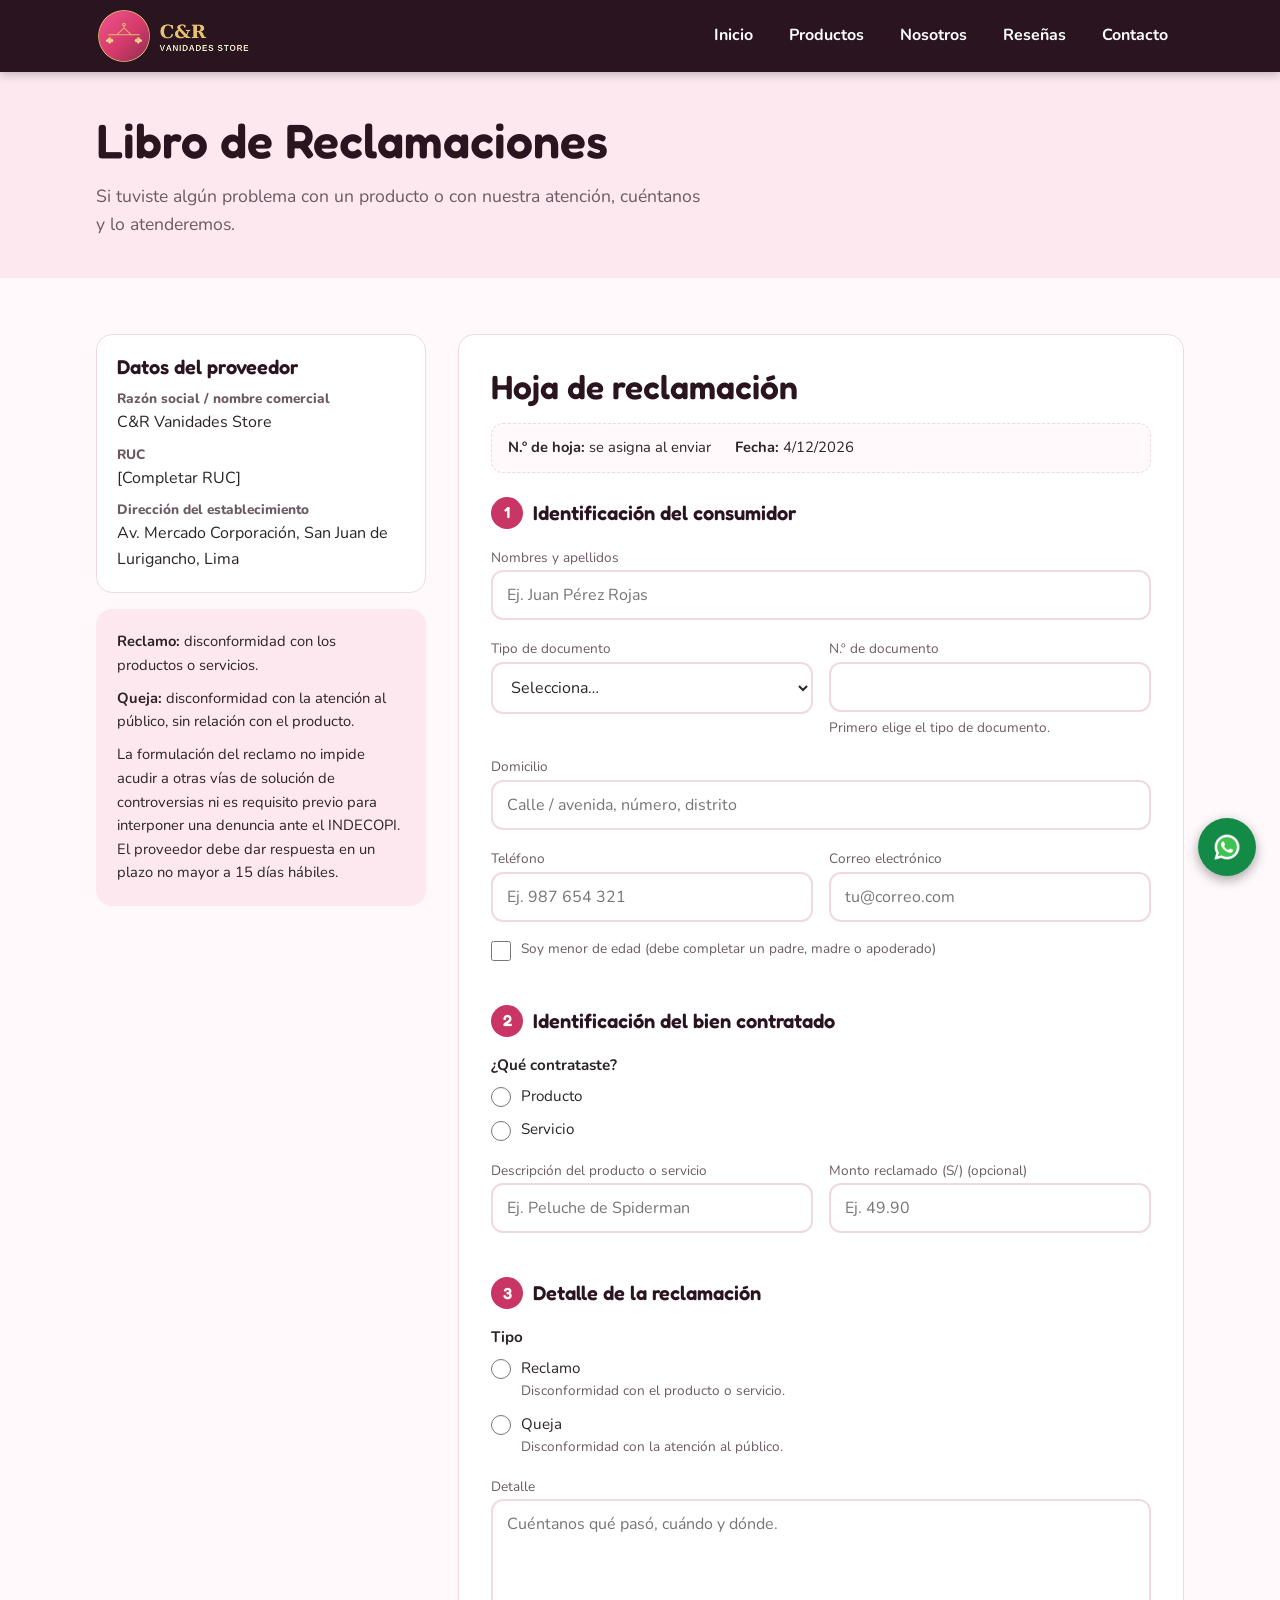
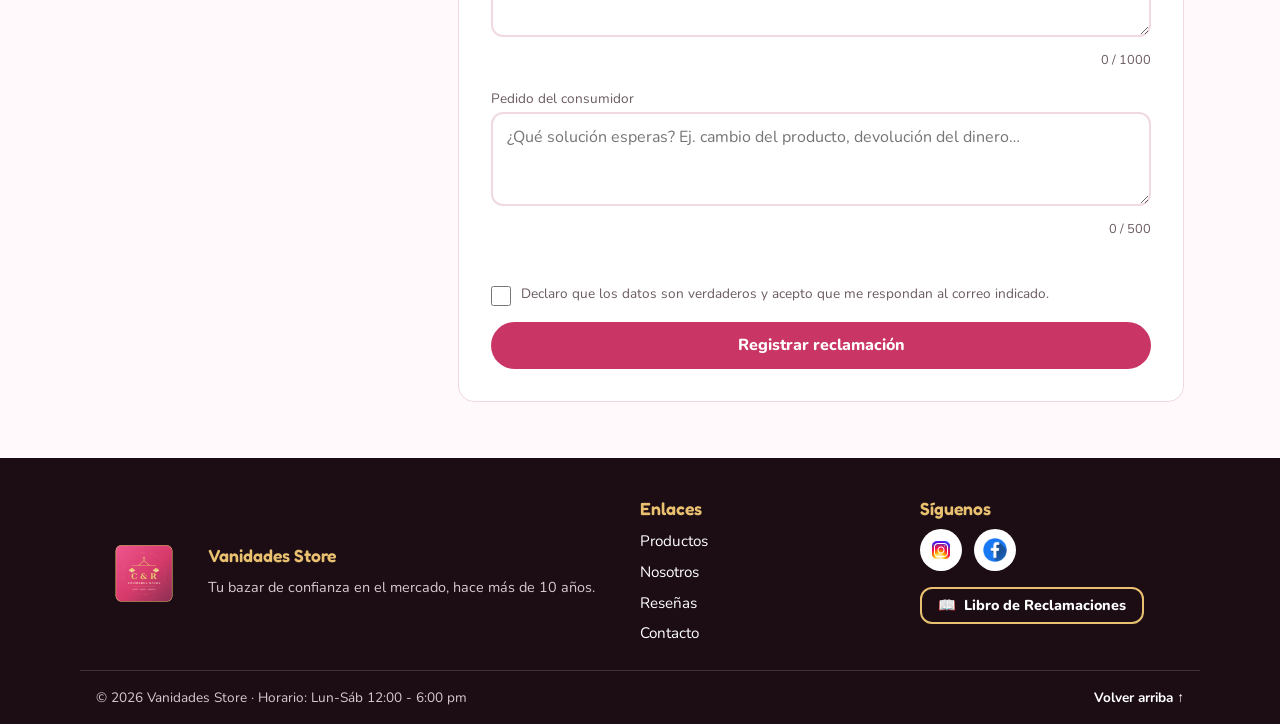
<file: reclamaciones.html>
<!DOCTYPE html>
<html lang="es">
<head>
    <meta charset="UTF-8">
    <meta name="viewport" content="width=device-width, initial-scale=1.0">
    <title>Libro de Reclamaciones - Vanidades Store</title>
    <meta name="description" content="Libro de Reclamaciones virtual de Vanidades Store. Registra tu reclamo o queja y recibe respuesta por correo.">
    <meta property="og:title" content="Libro de Reclamaciones - Vanidades Store">
    <meta property="og:image" content="Imagenes/logo_cr_vanidades.png">
    <meta property="og:type" content="website">

    <!-- Tipografías (si no cargan, el navegador usa las de respaldo) -->
    <link rel="preconnect" href="https://fonts.googleapis.com">
    <link rel="preconnect" href="https://fonts.gstatic.com" crossorigin>
    <link href="https://fonts.googleapis.com/css2?family=Fredoka:wght@500;600&family=Nunito:wght@400;700;800&display=swap" rel="stylesheet">
    <link rel="stylesheet" href="Estilos/general.css">
    <link rel="stylesheet" href="Estilos/formularios.css">
    <link rel="stylesheet" href="Estilos/reclamaciones.css">
</head>
<body id="top">

<!-- ENCABEZADO -->
<header class="cabecera">
    <div class="cabecera-interior">
        <a class="marca" href="index.html" aria-label="Vanidades Store - Ir al inicio">
            <img src="Imagenes/logo_cr_horizontal.png" alt="C&amp;R Vanidades Store" width="213" height="52">
        </a>

        <!-- Menú hamburguesa en celular (solo CSS, sin JavaScript) -->
        <input type="checkbox" id="menu-toggle" class="menu-toggle" aria-label="Abrir o cerrar el menú">
        <label for="menu-toggle" class="menu-boton" aria-hidden="true"><span></span></label>

        <!-- MENÚ DE NAVEGACIÓN -->
        <nav class="menu" aria-label="Menú principal">
                <a href="index.html">Inicio</a>
                <a href="productos.html">Productos</a>
                <a href="nosotros.html">Nosotros</a>
                <a href="resenas.html">Reseñas</a>
                <a href="contacto.html">Contacto</a>
        </nav>
    </div>
</header>

<main>

    <section class="banner-pagina">
        <div class="contenedor">
            <h1>Libro de Reclamaciones</h1>
            <p>Si tuviste algún problema con un producto o con nuestra atención, cuéntanos y lo atenderemos.</p>
        </div>
    </section>

    <section class="banda" aria-label="Hoja de reclamación">
        <div class="contenedor reclamo-grid">

            <!-- Datos del proveedor y avisos -->
            <div class="proveedor-col">
                <aside class="proveedor" aria-label="Datos del proveedor">
                    <h2>Datos del proveedor</h2>
                    <dl>
                        <div><dt>Razón social / nombre comercial</dt><dd>C&amp;R Vanidades Store</dd></div>
                        <div><dt>RUC</dt><dd id="proveedor-ruc">[Completar RUC]</dd></div>
                        <div><dt>Dirección del establecimiento</dt><dd>Av. Mercado Corporación, San Juan de Lurigancho, Lima</dd></div>
                    </dl>
                </aside>
                <div class="aviso-legal">
                    <p><strong>Reclamo:</strong> disconformidad con los productos o servicios.</p>
                    <p><strong>Queja:</strong> disconformidad con la atención al público, sin relación con el producto.</p>
                    <p>La formulación del reclamo no impide acudir a otras vías de solución de controversias ni es requisito previo para interponer una denuncia ante el INDECOPI. El proveedor debe dar respuesta en un plazo no mayor a 15 días hábiles.</p>
                </div>
            </div>

            <div>
                <!-- Formulario (se valida con Scripts/validacion.js + Scripts/reclamaciones.js) -->
                <form class="formulario" id="form-reclamo" action="#" method="post" novalidate>
                    <h2 id="titulo-hoja">Hoja de reclamación</h2>
                    <div class="hoja-datos">
                        <span><strong>N.º de hoja:</strong> se asigna al enviar</span>
                        <span><strong>Fecha:</strong> <span id="fecha-hoja"></span></span>
                    </div>

                    <div class="resumen-errores" role="alert" tabindex="-1" hidden></div>

                    <!-- 1. Consumidor -->
                    <fieldset class="bloque-form">
                        <legend class="solo-lector">Identificación del consumidor</legend>
                        <h2 aria-hidden="true"><span class="num">1</span> Identificación del consumidor</h2>

                        <div class="campo">
                            <label for="nombres">Nombres y apellidos</label>
                            <input type="text" id="nombres" name="nombres" maxlength="80" autocomplete="name" placeholder="Ej. Juan Pérez Rojas" aria-describedby="error-nombres">
                            <p class="error-msg" id="error-nombres"></p>
                        </div>

                        <div class="fila-doble">
                            <div class="campo">
                                <label for="tipoDoc">Tipo de documento</label>
                                <select id="tipoDoc" name="tipoDoc" aria-describedby="error-tipoDoc">
                                    <option value="">Selecciona…</option>
                                    <option value="DNI">DNI</option>
                                    <option value="CE">Carné de extranjería</option>
                                    <option value="PAS">Pasaporte</option>
                                    <option value="RUC">RUC</option>
                                </select>
                                <p class="error-msg" id="error-tipoDoc"></p>
                            </div>
                            <div class="campo">
                                <label for="numDoc">N.º de documento</label>
                                <input type="text" id="numDoc" name="numDoc" maxlength="12" inputmode="numeric" autocomplete="off" aria-describedby="ayuda-numDoc error-numDoc">
                                <p class="ayuda" id="ayuda-numDoc">Primero elige el tipo de documento.</p>
                                <p class="error-msg" id="error-numDoc"></p>
                            </div>
                        </div>

                        <div class="campo">
                            <label for="domicilio">Domicilio</label>
                            <input type="text" id="domicilio" name="domicilio" maxlength="120" autocomplete="street-address" placeholder="Calle / avenida, número, distrito" aria-describedby="error-domicilio">
                            <p class="error-msg" id="error-domicilio"></p>
                        </div>

                        <div class="fila-doble">
                            <div class="campo">
                                <label for="telefono">Teléfono</label>
                                <input type="tel" id="telefono" name="telefono" maxlength="16" autocomplete="tel" inputmode="tel" placeholder="Ej. 987 654 321" aria-describedby="error-telefono">
                                <p class="error-msg" id="error-telefono"></p>
                            </div>
                            <div class="campo">
                                <label for="correo">Correo electrónico</label>
                                <input type="email" id="correo" name="correo" maxlength="100" autocomplete="email" placeholder="tu@correo.com" aria-describedby="error-correo">
                                <p class="error-msg" id="error-correo"></p>
                            </div>
                        </div>

                        <div class="campo">
                            <label class="check" for="menor">
                                <input type="checkbox" id="menor" name="menor">
                                <span>Soy menor de edad (debe completar un padre, madre o apoderado)</span>
                            </label>
                        </div>
                        <div class="campo" id="bloque-apoderado" hidden>
                            <label for="apoderado">Nombres y apellidos del padre, madre o apoderado</label>
                            <input type="text" id="apoderado" name="apoderado" maxlength="80" aria-describedby="error-apoderado">
                            <p class="error-msg" id="error-apoderado"></p>
                        </div>
                    </fieldset>

                    <!-- 2. Bien contratado -->
                    <fieldset class="bloque-form">
                        <legend class="solo-lector">Identificación del bien contratado</legend>
                        <h2 aria-hidden="true"><span class="num">2</span> Identificación del bien contratado</h2>

                        <fieldset class="campo-grupo" id="grupo-tipoBien" aria-describedby="error-tipoBien">
                            <legend>¿Qué contrataste?</legend>
                            <div class="opciones">
                                <label class="opcion"><input type="radio" name="tipoBien" id="tipoBien-producto" value="Producto"> <span>Producto</span></label>
                                <label class="opcion"><input type="radio" name="tipoBien" id="tipoBien-servicio" value="Servicio"> <span>Servicio</span></label>
                            </div>
                            <p class="error-msg" id="error-tipoBien"></p>
                        </fieldset>

                        <div class="fila-doble">
                            <div class="campo">
                                <label for="descBien">Descripción del producto o servicio</label>
                                <input type="text" id="descBien" name="descBien" maxlength="150" placeholder="Ej. Peluche de Spiderman" aria-describedby="error-descBien">
                                <p class="error-msg" id="error-descBien"></p>
                            </div>
                            <div class="campo">
                                <label for="monto">Monto reclamado (S/) <span class="opcional">(opcional)</span></label>
                                <input type="text" id="monto" name="monto" maxlength="9" inputmode="decimal" placeholder="Ej. 49.90" aria-describedby="error-monto">
                                <p class="error-msg" id="error-monto"></p>
                            </div>
                        </div>
                    </fieldset>

                    <!-- 3. Detalle -->
                    <fieldset class="bloque-form">
                        <legend class="solo-lector">Detalle de la reclamación y pedido del consumidor</legend>
                        <h2 aria-hidden="true"><span class="num">3</span> Detalle de la reclamación</h2>

                        <fieldset class="campo-grupo" id="grupo-tipoReclamo" aria-describedby="error-tipoReclamo">
                            <legend>Tipo</legend>
                            <div class="opciones">
                                <label class="opcion"><input type="radio" name="tipoReclamo" id="tipoReclamo-reclamo" value="Reclamo"> <span>Reclamo <small>Disconformidad con el producto o servicio.</small></span></label>
                                <label class="opcion"><input type="radio" name="tipoReclamo" id="tipoReclamo-queja" value="Queja"> <span>Queja <small>Disconformidad con la atención al público.</small></span></label>
                            </div>
                            <p class="error-msg" id="error-tipoReclamo"></p>
                        </fieldset>

                        <div class="campo">
                            <label for="detalle">Detalle</label>
                            <textarea id="detalle" name="detalle" rows="5" placeholder="Cuéntanos qué pasó, cuándo y dónde." aria-describedby="contador-detalle error-detalle"></textarea>
                            <span class="contador" id="contador-detalle">0 / 1000</span>
                            <p class="error-msg" id="error-detalle"></p>
                        </div>
                        <div class="campo">
                            <label for="pedido">Pedido del consumidor</label>
                            <textarea id="pedido" name="pedido" rows="3" placeholder="¿Qué solución esperas? Ej. cambio del producto, devolución del dinero…" aria-describedby="contador-pedido error-pedido"></textarea>
                            <span class="contador" id="contador-pedido">0 / 500</span>
                            <p class="error-msg" id="error-pedido"></p>
                        </div>
                    </fieldset>

                    <div class="campo">
                        <label class="check" for="acepto">
                            <input type="checkbox" id="acepto" name="acepto" aria-describedby="error-acepto">
                            <span>Declaro que los datos son verdaderos y acepto que me respondan al correo indicado.</span>
                        </label>
                        <p class="error-msg" id="error-acepto"></p>
                    </div>

                    <button type="submit" class="btn btn-rosa">Registrar reclamación</button>
                </form>

                <!-- Constancia (aparece al registrar correctamente) -->
                <section class="formulario constancia" id="constancia" aria-labelledby="titulo-constancia" tabindex="-1" hidden>
                    <h2 id="titulo-constancia">Reclamación registrada</h2>
                    <span class="numero-hoja" id="constancia-numero"></span>
                    <dl id="constancia-datos"></dl>
                    <p class="nota">Guarda esta constancia (impresa o en PDF). Para que el reclamo llegue a la tienda de inmediato, envíalo también por WhatsApp.</p>
                    <div class="grupo-botones acciones-constancia">
                        <button type="button" class="btn btn-rosa" id="btn-imprimir">Imprimir / guardar PDF</button>
                        <a class="btn btn-wa" id="btn-wa" href="#" target="_blank" rel="noopener"><img src="Imagenes/icons8-whatsapp-48.png" alt="" width="22" height="22"> Enviar por WhatsApp</a>
                        <button type="button" class="btn btn-borde" id="btn-nuevo">Registrar otro reclamo</button>
                    </div>
                </section>
            </div>
        </div>
    </section>

</main>

<!-- WhatsApp flotante (visible en las 5 páginas) -->
<a href="https://wa.me/51930438700?text=Hola%2C%20quisiera%20informaci%C3%B3n" class="whatsapp-flotante" target="_blank" rel="noopener" aria-label="Escríbenos por WhatsApp">
    <img src="Imagenes/icons8-whatsapp-48.png" alt="" width="30" height="30">
</a>

<!-- PIE DE PÁGINA -->
<footer class="pie">
    <div class="pie-superior">
        <div class="pie-marca">
            <img src="Imagenes/logo_cr_vanidades.png" alt="Logo Vanidades Store" width="96" height="96" loading="lazy">
            <div>
                <h4>Vanidades Store</h4>
                <p>Tu bazar de confianza en el mercado, hace más de 10 años.</p>
            </div>
        </div>

        <nav aria-label="Enlaces del pie de página">
            <h4>Enlaces</h4>
            <div class="pie-enlaces">
                <a href="productos.html">Productos</a>
                <a href="nosotros.html">Nosotros</a>
                <a href="resenas.html">Reseñas</a>
                <a href="contacto.html">Contacto</a>
            </div>
        </nav>

        <div>
            <h4>Síguenos</h4>
            <div class="redes">
                <!-- Reemplazar "#" por el link real de cada red social -->
                <a href="#" target="_blank" rel="noopener" aria-label="Instagram"><img src="Imagenes/icons8-instagram-48.png" alt="" width="24" height="24"></a>
                <a href="#" target="_blank" rel="noopener" aria-label="Facebook"><img src="Imagenes/facebook.png" alt="" width="24" height="24"></a>
            </div>
             <a class="libro-reclamaciones" href="reclamaciones.html"><span aria-hidden="true">📖</span> Libro de Reclamaciones</a>
        </div>
    </div>

<div class="pie-inferior">
    <p>© 2026 Vanidades Store · Horario: Lun-Sáb 12:00 - 6:00 pm</p>
    <a href="#top">Volver arriba ↑</a>
</div>
</footer>

<script src="Scripts/validacion.js" defer></script>
<script src="Scripts/reclamaciones.js" defer></script>

</body>
</html>
</file>
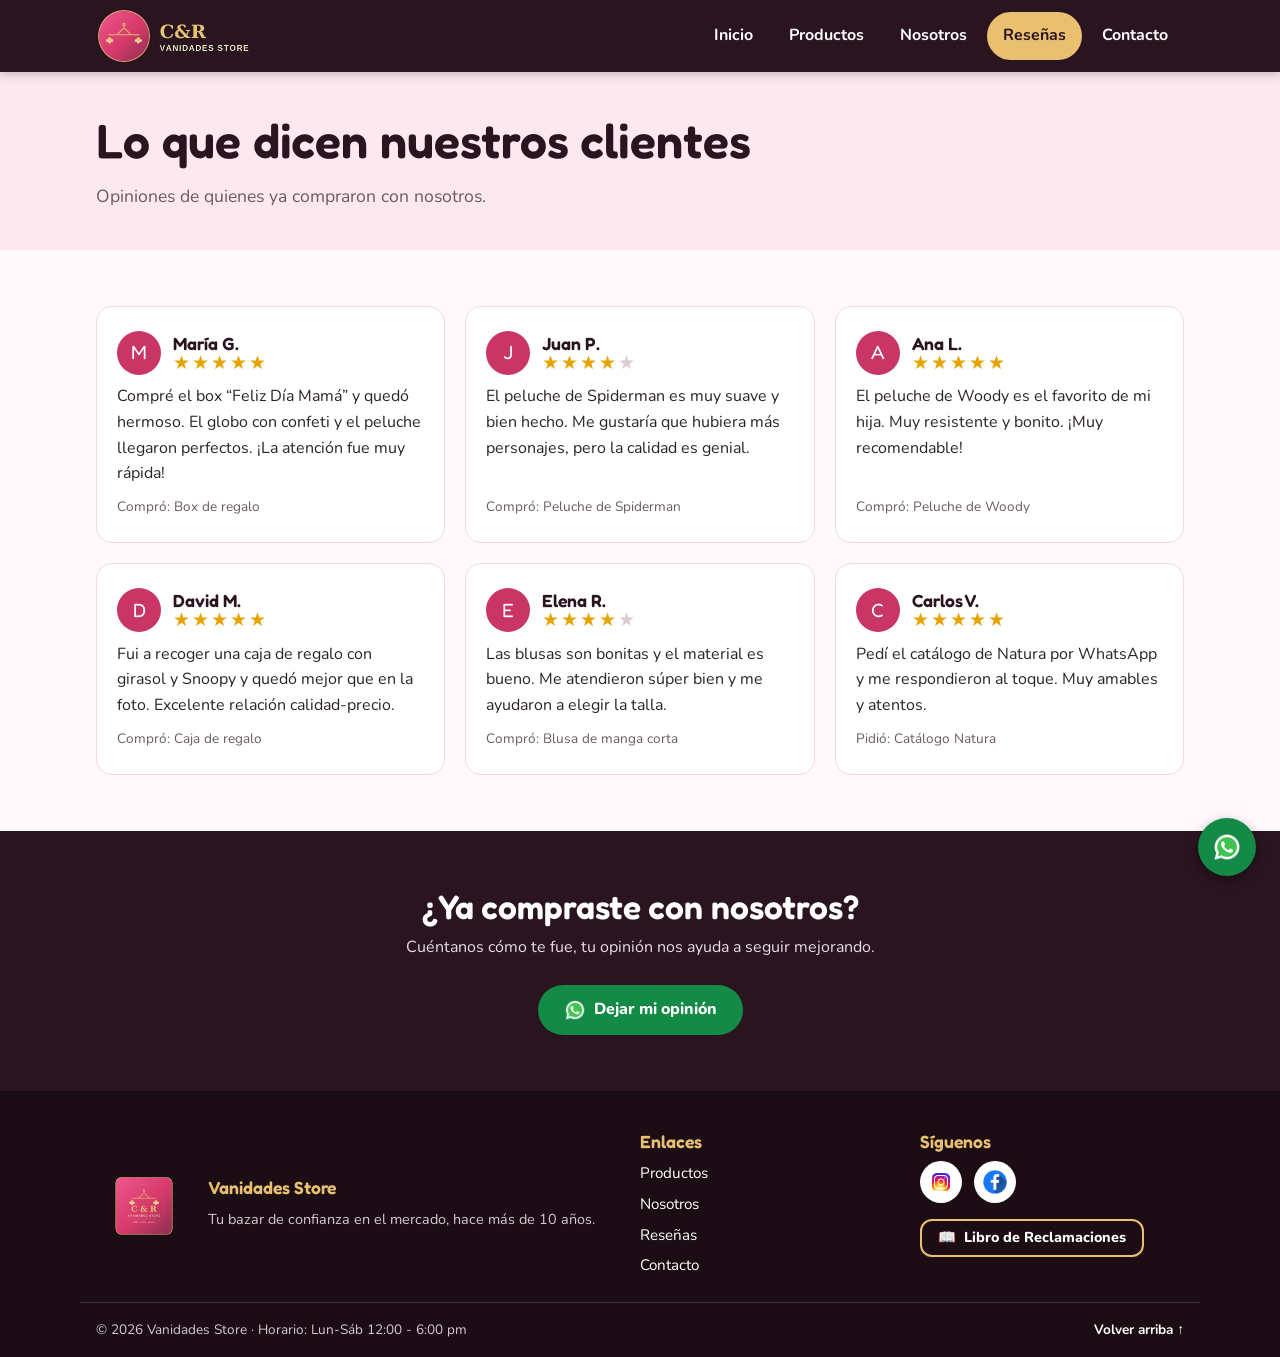
<file: resenas.html>
<!DOCTYPE html>
<html lang="es">
<head>
    <meta charset="UTF-8">
    <meta name="viewport" content="width=device-width, initial-scale=1.0">
    <title>Reseñas de clientes - Vanidades Store</title>
    <meta name="description" content="Lee las opiniones de nuestros clientes sobre juguetes, regalos y ropa de Vanidades Store.">

    <!-- Vista previa al compartir el link por WhatsApp / redes.
         Nota: og:image debe ser una URL completa (https://tudominio.com/...) cuando publiquen la web -->
    <meta property="og:title" content="Vanidades Store - Juguetes, ropa, regalos y catálogos">
    <meta property="og:description" content="Encuentra juguetes, regalos, ropa y catálogos de Natura, Avon, Esika, Seytu y Yanbal. Compra segura por Yape, Plin o efectivo.">
    <meta property="og:image" content="Imagenes/logo_cr_vanidades.png">
    <meta property="og:type" content="website">

    <!-- Tipografías (si no cargan, el navegador usa las de respaldo) -->
    <link rel="preconnect" href="https://fonts.googleapis.com">
    <link rel="preconnect" href="https://fonts.gstatic.com" crossorigin>
    <link href="https://fonts.googleapis.com/css2?family=Fredoka:wght@500;600&family=Nunito:wght@400;700;800&display=swap" rel="stylesheet">

    <link rel="stylesheet" href="Estilos/general.css">
    <link rel="stylesheet" href="Estilos/resenas.css">
</head>
<body id="top">

<!-- ENCABEZADO -->
<header class="cabecera">
    <div class="cabecera-interior">
        <a class="marca" href="index.html" aria-label="Vanidades Store - Ir al inicio">
            <img src="Imagenes/logo_cr_horizontal.png" alt="C&amp;R Vanidades Store" width="213" height="52">
        </a>

        <!-- Menú hamburguesa en celular (solo CSS, sin JavaScript) -->
        <input type="checkbox" id="menu-toggle" class="menu-toggle" aria-label="Abrir o cerrar el menú">
        <label for="menu-toggle" class="menu-boton" aria-hidden="true"><span></span></label>

        <!-- MENÚ DE NAVEGACIÓN -->
        <nav class="menu" aria-label="Menú principal">
                <a href="index.html">Inicio</a>
                <a href="productos.html">Productos</a>
                <a href="nosotros.html">Nosotros</a>
                <a href="resenas.html" aria-current="page">Reseñas</a>
                <a href="contacto.html">Contacto</a>
        </nav>
    </div>
</header>

<main>

    <section class="banner-pagina">
        <div class="contenedor">
            <h1>Lo que dicen nuestros clientes</h1>
            <p>Opiniones de quienes ya compraron con nosotros.</p>
        </div>
    </section>

    <section class="banda" aria-label="Opiniones de clientes">
        <div class="contenedor reviews">
            <article class="review-card">
                <header>
                    <span class="inicial" aria-hidden="true">M</span>
                    <div>
                        <h3>María G.</h3>
                        <div class="estrellas" role="img" aria-label="5 de 5 estrellas">★★★★★</div>
                    </div>
                </header>
                <p>Compré el box “Feliz Día Mamá” y quedó hermoso. El globo con confeti y el peluche llegaron perfectos. ¡La atención fue muy rápida!</p>
                <p class="compra">Compró: Box de regalo</p>
            </article>
            <article class="review-card">
                <header>
                    <span class="inicial" aria-hidden="true">J</span>
                    <div>
                        <h3>Juan P.</h3>
                        <div class="estrellas" role="img" aria-label="4 de 5 estrellas">★★★★<span class="vacia">★</span></div>
                    </div>
                </header>
                <p>El peluche de Spiderman es muy suave y bien hecho. Me gustaría que hubiera más personajes, pero la calidad es genial.</p>
                <p class="compra">Compró: Peluche de Spiderman</p>
            </article>
            <article class="review-card">
                <header>
                    <span class="inicial" aria-hidden="true">A</span>
                    <div>
                        <h3>Ana L.</h3>
                        <div class="estrellas" role="img" aria-label="5 de 5 estrellas">★★★★★</div>
                    </div>
                </header>
                <p>El peluche de Woody es el favorito de mi hija. Muy resistente y bonito. ¡Muy recomendable!</p>
                <p class="compra">Compró: Peluche de Woody</p>
            </article>
            <article class="review-card">
                <header>
                    <span class="inicial" aria-hidden="true">D</span>
                    <div>
                        <h3>David M.</h3>
                        <div class="estrellas" role="img" aria-label="5 de 5 estrellas">★★★★★</div>
                    </div>
                </header>
                <p>Fui a recoger una caja de regalo con girasol y Snoopy y quedó mejor que en la foto. Excelente relación calidad-precio.</p>
                <p class="compra">Compró: Caja de regalo</p>
            </article>
            <article class="review-card">
                <header>
                    <span class="inicial" aria-hidden="true">E</span>
                    <div>
                        <h3>Elena R.</h3>
                        <div class="estrellas" role="img" aria-label="4 de 5 estrellas">★★★★<span class="vacia">★</span></div>
                    </div>
                </header>
                <p>Las blusas son bonitas y el material es bueno. Me atendieron súper bien y me ayudaron a elegir la talla.</p>
                <p class="compra">Compró: Blusa de manga corta</p>
            </article>
            <article class="review-card">
                <header>
                    <span class="inicial" aria-hidden="true">C</span>
                    <div>
                        <h3>Carlos V.</h3>
                        <div class="estrellas" role="img" aria-label="5 de 5 estrellas">★★★★★</div>
                    </div>
                </header>
                <p>Pedí el catálogo de Natura por WhatsApp y me respondieron al toque. Muy amables y atentos.</p>
                <p class="compra">Pidió: Catálogo Natura</p>
            </article>
        </div>
    </section>

    <aside class="banda banda-oscura invitacion" aria-labelledby="titulo-invitacion">
        <div class="contenedor">
            <h2 id="titulo-invitacion">¿Ya compraste con nosotros?</h2>
            <p>Cuéntanos cómo te fue, tu opinión nos ayuda a seguir mejorando.</p>
            <div class="grupo-botones centrado">
                <a href="https://wa.me/51930438700?text=Hola%2C%20quisiera%20dejar%20mi%20opini%C3%B3n%20sobre%20mi%20compra" target="_blank" rel="noopener" class="btn btn-wa"><img src="Imagenes/icons8-whatsapp-48.png" alt="" width="22" height="22"> Dejar mi opinión</a>
            </div>
        </div>
    </aside>

</main>

<!-- WhatsApp flotante (visible en las 5 páginas) -->
<a href="https://wa.me/51930438700?text=Hola%2C%20quisiera%20informaci%C3%B3n" class="whatsapp-flotante" target="_blank" rel="noopener" aria-label="Escríbenos por WhatsApp">
    <img src="Imagenes/icons8-whatsapp-48.png" alt="" width="30" height="30">
</a>

<!-- PIE DE PÁGINA -->
<footer class="pie">
    <div class="pie-superior">
        <div class="pie-marca">
            <img src="Imagenes/logo_cr_vanidades.png" alt="Logo Vanidades Store" width="96" height="96" loading="lazy">
            <div>
                <h4>Vanidades Store</h4>
                <p>Tu bazar de confianza en el mercado, hace más de 10 años.</p>
            </div>
        </div>

        <nav aria-label="Enlaces del pie de página">
            <h4>Enlaces</h4>
            <div class="pie-enlaces">
                <a href="productos.html">Productos</a>
                <a href="nosotros.html">Nosotros</a>
                <a href="resenas.html">Reseñas</a>
                <a href="contacto.html">Contacto</a>
            </div>
        </nav>

        <div>
            <h4>Síguenos</h4>           
            <div class="redes">
                <!-- Reemplazar "#" por el link real de cada red social -->
                <a href="#" target="_blank" rel="noopener" aria-label="Instagram"><img src="Imagenes/icons8-instagram-48.png" alt="" width="24" height="24"></a>
                <a href="#" target="_blank" rel="noopener" aria-label="Facebook"><img src="Imagenes/facebook.png" alt="" width="24" height="24"></a>
            </div>
         <a class="libro-reclamaciones" href="reclamaciones.html"><span aria-hidden="true">📖</span> Libro de Reclamaciones</a>
        </div>
    </div>

<div class="pie-inferior">
    <p>© 2026 Vanidades Store · Horario: Lun-Sáb 12:00 - 6:00 pm</p>
    <a href="#top">Volver arriba ↑</a>
</div>
</footer>

</body>
</html>
</file>
<file: Estilos/general.css>
/* =========================================================
   general.css — estilos compartidos por las 5 páginas
   Orden: variables → base → header/nav → botones → tarjetas
          → footer → WhatsApp flotante → responsive
   Se escribe "mobile first": lo base es para celular y los
   @media (min-width) agregan mejoras para pantallas grandes.
   ========================================================= */

:root {
  --rosa: #C93565;
  --rosa-oscuro: #A72A52;
  --rosa-claro: #FDE8EF;
  --dorado: #E8C070;
  --ciruela: #2A1420;
  --ciruela-oscuro: #1C0D15;
  --azul: #2F7F9B;
  --whatsapp: #138A45;
  --whatsapp-oscuro: #0E6E37;
  --fondo: #FFF9FB;
  --blanco: #ffffff;
  --texto: #2B2328;
  --texto-suave: #6B5A63;
  --borde: #F0D9E1;
  --estrella: #E7A400;

  --fuente-titulos: 'Fredoka', 'Trebuchet MS', 'Segoe UI', sans-serif;
  --fuente-texto: 'Nunito', 'Segoe UI', Tahoma, Verdana, sans-serif;

  --radio: 16px;
  --alto-cabecera: 68px;
  --ancho-max: 1120px;
}

/* ---------- BASE ---------- */
*, *::before, *::after { box-sizing: border-box; }
* { margin: 0; padding: 0; }

html {
  scroll-behavior: smooth;
  scroll-padding-top: calc(var(--alto-cabecera) + 16px);
}

body {
  font-family: var(--fuente-texto);
  background: var(--fondo);
  color: var(--texto);
  line-height: 1.6;
  -webkit-text-size-adjust: 100%;
}

img { max-width: 100%; height: auto; display: block; }
a { color: var(--rosa-oscuro); }

h1, h2, h3, h4 {
  font-family: var(--fuente-titulos);
  color: var(--ciruela);
  line-height: 1.2;
  font-weight: 600;
}
h1 { font-size: clamp(1.9rem, 6vw, 3rem); }
h2 { font-size: clamp(1.5rem, 4.5vw, 2.1rem); }
h3 { font-size: clamp(1.05rem, 3.5vw, 1.25rem); }

:focus-visible {
  outline: 3px solid var(--azul);
  outline-offset: 3px;
}

.solo-lector {                       /* texto solo para lectores de pantalla */
  position: absolute;
  width: 1px; height: 1px;
  overflow: hidden;
  clip: rect(0 0 0 0);
  white-space: nowrap;
}

.contenedor {
  width: 100%;
  max-width: var(--ancho-max);
  margin: 0 auto;
  padding: 0 1rem;
}

/* ---------- HEADER Y NAV ---------- */
.cabecera {
  background: var(--ciruela);
  position: sticky;
  top: 0;
  z-index: 50;
  box-shadow: 0 2px 10px rgba(0, 0, 0, 0.25);
}

.cabecera-interior {
  max-width: var(--ancho-max);
  margin: 0 auto;
  padding: 0.5rem 1rem;
  min-height: var(--alto-cabecera);
  display: flex;
  align-items: center;
  justify-content: space-between;
  flex-wrap: wrap;
  gap: 0.25rem 1rem;
}

.marca img { height: 52px; width: auto; }

/* Menú hamburguesa SOLO con CSS (checkbox + label) */
.menu-toggle {
  position: absolute;
  opacity: 0;
  pointer-events: none;
}

.menu-boton {
  display: inline-flex;
  flex-direction: column;
  justify-content: center;
  gap: 5px;
  width: 46px;
  height: 46px;
  padding: 12px;
  border: 2px solid rgba(255, 255, 255, 0.3);
  border-radius: 12px;
  cursor: pointer;
}
.menu-boton span,
.menu-boton::before,
.menu-boton::after {
  content: "";
  display: block;
  height: 3px;
  background: #fff;
  border-radius: 2px;
}
.menu-toggle:focus-visible + .menu-boton {
  outline: 3px solid var(--dorado);
  outline-offset: 3px;
}

.menu {
  display: none;
  flex-basis: 100%;
  flex-direction: column;
  gap: 0.25rem;
  padding: 0.5rem 0 1rem;
}
.menu-toggle:checked ~ .menu { display: flex; }

.menu a {
  color: #fff;
  text-decoration: none;
  font-weight: 700;
  padding: 0.7rem 1rem;
  border-radius: 999px;
  transition: background-color 0.2s;
}
.menu a:hover { background: rgba(255, 255, 255, 0.14); }
.menu a[aria-current="page"] { background: var(--dorado); color: var(--ciruela); }

/* ---------- SECCIONES (bandas de ancho completo) ---------- */
.banda { padding: 2.5rem 0; }
.banda-blanca { background: var(--blanco); }
.banda-rosa { background: var(--rosa-claro); }
.banda-oscura { background: var(--ciruela); color: #fff; }
.banda-oscura h2 { color: #fff; }

.titulo-seccion { margin-bottom: 1.5rem; }
.titulo-seccion h2::after {          /* subrayado corto dorado */
  content: "";
  display: block;
  width: 56px;
  height: 4px;
  margin-top: 0.5rem;
  background: var(--dorado);
  border-radius: 2px;
}
.titulo-seccion p { color: var(--texto-suave); margin-top: 0.5rem; max-width: 60ch; }
.titulo-centrado { text-align: center; }
.titulo-centrado h2::after, .titulo-centrado p { margin-left: auto; margin-right: auto; }

/* ---------- BANNER DE PÁGINAS INTERNAS ---------- */
.banner-pagina {
  background: var(--rosa-claro);
  padding: 2.5rem 0;
}
.banner-pagina p {
  margin-top: 0.75rem;
  max-width: 55ch;
  font-size: 1.1rem;
  color: var(--texto-suave);
}
.banner-pagina.con-foto {
  min-height: 260px;
  display: flex;
  align-items: center;
  background-size: cover;
  background-position: center 30%;
  background-repeat: no-repeat;
}
.banner-pagina.con-foto h1,
.banner-pagina.con-foto p { color: #fff; text-shadow: 0 2px 8px rgba(0, 0, 0, 0.5); }

/* ---------- BOTONES ---------- */
.btn {
  display: inline-flex;
  align-items: center;
  justify-content: center;
  gap: 0.5rem;
  padding: 0.75rem 1.5rem;
  border: 2px solid transparent;
  border-radius: 999px;
  font-family: inherit;
  font-size: 1rem;
  font-weight: 800;
  line-height: 1.2;
  text-align: center;
  text-decoration: none;
  cursor: pointer;
  transition: background-color 0.2s, color 0.2s, border-color 0.2s;
}
.btn img { width: 22px; height: 22px; }

.btn-rosa { background: var(--rosa); color: #fff; }
.btn-rosa:hover { background: var(--rosa-oscuro); }

.btn-wa { background: var(--whatsapp); color: #fff; }
.btn-wa:hover { background: var(--whatsapp-oscuro); }

.btn-borde { border-color: var(--rosa); color: var(--rosa-oscuro); background: transparent; }
.btn-borde:hover { background: var(--rosa); color: #fff; }

.btn-claro { background: #fff; color: var(--ciruela); }
.btn-claro:hover { background: var(--dorado); }

.grupo-botones { display: flex; flex-wrap: wrap; gap: 0.75rem; }
.centrado { justify-content: center; text-align: center; }
.mt { margin-top: 1.5rem; }

/* ---------- TARJETA DE PRODUCTO (index y productos) ---------- */
.rejilla-productos {
  display: flex;
  flex-wrap: wrap;
  justify-content: center;
  gap: 1rem;
}

.producto {
  position: relative;
  flex: 0 0 calc((100% - 1rem) / 2);        /* celular: 2 por fila */
  display: flex;
  flex-direction: column;
  background: var(--blanco);
  border: 1px solid var(--borde);
  border-radius: var(--radio);
  overflow: hidden;
  transition: box-shadow 0.2s;
}
.producto:hover { box-shadow: 0 8px 22px rgba(42, 20, 32, 0.12); }

.producto > img {
  width: 100%;
  aspect-ratio: 1 / 1;
  object-fit: cover;
  object-position: center 20%;
  background: var(--rosa-claro);
}

.producto-info {
  flex: 1;
  display: flex;
  flex-direction: column;
  gap: 0.4rem;
  padding: 0.85rem;
}
.producto-info h3 { font-size: 1rem; }
.producto-info p { font-size: 0.9rem; color: var(--texto-suave); line-height: 1.45; }
.producto-info .precio { font-family: var(--fuente-titulos); font-size: 1.15rem; color: var(--rosa-oscuro); font-weight: 600; }
.producto-info .btn { margin-top: auto; padding: 0.55rem 0.8rem; font-size: 0.9rem; }

.etiqueta {
  position: absolute;
  top: 10px;
  left: 10px;
  z-index: 2;
  padding: 0.2rem 0.75rem;
  border-radius: 999px;
  font-size: 0.8rem;
  font-weight: 800;
  color: #fff;
}
.etiqueta-nuevo { background: var(--azul); }
.etiqueta-oferta { background: var(--rosa); }

/* ---------- ESTRELLAS ---------- */
.estrellas { color: var(--estrella); font-size: 1.2rem; letter-spacing: 2px; line-height: 1; }
.estrellas .vacia { color: #D9CCD1; }

/* ---------- FOOTER ---------- */
.pie {
  background: var(--ciruela-oscuro);
  color: #fff;
  margin-top: 0;
}
.pie-superior {
  max-width: var(--ancho-max);
  margin: 0 auto;
  padding: 2.5rem 1rem 1.5rem;
  display: grid;
  grid-template-columns: 1fr 1fr;
  gap: 1.75rem 1rem;
  text-align: center;
}
.pie-marca {
  grid-column: 1 / -1;                 /* la marca ocupa toda la fila */
  display: flex;
  flex-direction: column;
  align-items: center;
  gap: 0.75rem;
}
.pie-marca img { width: 96px; height: 96px; object-fit: contain; }
.pie-marca p { font-size: 0.9rem; color: #D8C9D0; max-width: 32ch; }
.pie h4 { color: var(--dorado); margin-bottom: 0.6rem; font-size: 1.1rem; }

.pie-enlaces { display: flex; flex-direction: column; align-items: center; gap: 0.4rem; }
.pie-enlaces a { color: #fff; text-decoration: none; font-size: 0.95rem; }
.pie-enlaces a:hover { text-decoration: underline; }

.redes { display: flex; justify-content: center; gap: 0.75rem; }
.redes a {
  display: grid;
  place-items: center;
  width: 42px;
  height: 42px;
  background: #fff;
  border-radius: 50%;
  transition: transform 0.2s;
}
.redes a:hover { transform: scale(1.1); }
.redes img { width: 24px; height: 24px; }

.pie-inferior {
  max-width: var(--ancho-max);
  margin: 0 auto;
  padding: 1rem;
  border-top: 1px solid rgba(255, 255, 255, 0.15);
  display: flex;
  flex-direction: column;
  align-items: center;
  gap: 0.75rem;
  text-align: center;
  font-size: 0.85rem;
  color: #D8C9D0;
}
.pie-inferior a { color: #fff; text-decoration: none; font-weight: 700; }
.pie-inferior a:hover { text-decoration: underline; }

.libro-reclamaciones {
  display: inline-flex;
  align-items: center;
  gap: 0.5rem;
  margin-top: 1rem;
  padding: 0.5rem 1rem;
  border: 2px solid var(--dorado);
  border-radius: 12px;
  color: #fff;
  font-size: 0.9rem;
  font-weight: 800;
  line-height: 1.2;
  text-decoration: none;
  transition: background-color 0.2s, color 0.2s;
}
.libro-reclamaciones:hover { background: var(--dorado); color: var(--ciruela); }
/* ---------- WHATSAPP FLOTANTE ---------- */
.whatsapp-flotante {
  position: fixed;
  right: 16px;
  bottom: 16px;
  z-index: 60;
  display: grid;
  place-items: center;
  width: 54px;
  height: 54px;
  background: var(--whatsapp);
  border-radius: 50%;
  box-shadow: 0 4px 12px rgba(0, 0, 0, 0.35);
  transition: transform 0.2s;
}
.whatsapp-flotante:hover { transform: scale(1.08); }
.whatsapp-flotante img { width: 30px; height: 30px; }

/* ---------- FRANJA DE PROMO (la crea Scripts/franja.js) ---------- */
.franja-promo {
  padding: 0.5rem 1rem;
  background: var(--dorado);
  color: var(--ciruela);
  font-size: 0.9rem;
  font-weight: 700;
  line-height: 1.35;
  text-align: center;
}
.franja-promo a { color: var(--ciruela); font-weight: 800; text-decoration: underline; white-space: nowrap; }
.franja-promo a:hover { text-decoration: none; }

body:has(dialog[open]) { overflow: hidden; } 


/* =========================================================
   RESPONSIVE (siempre al final)
   ========================================================= */
@media (min-width: 700px) {
  .franja-promo { font-size: 1rem; }
}

@media (min-width: 600px) {
  .banda { padding: 3.5rem 0; }
  .pie-superior { grid-template-columns: 1.8fr 1fr 1fr 1.3fr; }   /* 3 columnas iguales = simétrico */  .pie-marca { grid-column: auto; }
  .pie-inferior { flex-direction: row; justify-content: space-between; flex-wrap: wrap; text-align: left; }
}

@media (min-width: 700px) {
  .producto { flex-basis: calc((100% - 2rem) / 3); }   /* 3 por fila */
  .producto-info { padding: 1rem; }
  .producto-info h3 { font-size: 1.1rem; }
}

@media (min-width: 900px) {
  /* Menú: sin hamburguesa, enlaces en fila */
  .menu-boton { display: none; }
  .menu {
    display: flex;
    flex-direction: row;
    flex-basis: auto;
    padding: 0;
    gap: 0.25rem;
  }
  .marca img { height: 56px; }

  /* Footer: marca a la izquierda, alineado a la izquierda */
  .pie-superior { grid-template-columns: 2fr 1fr 1fr; text-align: left; }
  .pie-marca { flex-direction: row; gap: 1rem; text-align: left; }
  .pie-marca p { max-width: none; }
  .pie-enlaces { align-items: flex-start; }
  .redes { justify-content: flex-start; }

  /* WhatsApp flotante un poco más grande */
  .whatsapp-flotante { right: 24px; bottom: 24px; width: 58px; height: 58px; }
}

@media (prefers-reduced-motion: reduce) {
  html { scroll-behavior: auto; }
  * { transition: none !important; }
}
</file>
<file: Estilos/index.css>
/* index.css — SOLO lo propio de index.html */

/* ---------- HERO ---------- */
.hero { 
  position: relative;
  isolation: isolate;
  display: flex;
  align-items: stretch;
  min-height: clamp(560px, 88vh, 780px);
  padding: 1rem 0 2.5rem; /*subir titulo*/
  overflow: hidden;
  background: var(--rosa-claro) }

.hero-fondo{
  position: absolute;
  inset: 0;
  z-index: -1;
  width: 100%;
  height: 100%;
  object-fit: cover;
  object-position: center;
}

.hero > .contenedor { display: flex; justify-content: center; }
.hero-texto {
  display: flex;
  flex-direction: column;
  align-items: center;
  text-align: center;
}

.hero-texto h1 {
  font-size: clamp(2rem, 3.5vw, 4rem);
  text-wrap: balance;
  color: var(--ciruela);
  text-shadow: 0 2px 0 #fff, 0 4px 20px rgba(255, 255, 255, 0.9);
}
.hero-texto p {
  margin-top: 0.1rem;
  font-size: 1.3rem;
  font-weight: 700;
  color: #fff;
  text-shadow: 0 1px 6px rgba(28, 13, 21, 0.8);
}

.hero-texto .grupo-botones { margin-top: auto; gap: 1rem; }

.hero-texto .btn {
  padding: 1rem 2.5rem;
  font-size: 1.2rem;
  box-shadow: 0 6px 16px rgba(42, 20, 32, 0.25);
}
.hero-texto .btn-rosa { box-shadow: 0 6px 18px rgba(201, 53, 101, 0.45); }

.hero .btn-borde { background: #fff; border-width: 3px; }
.hero .btn-borde:hover { background: var(--rosa); }
/* ---------- CONFIANZA ---------- */
.confianza { background: var(--ciruela); color: #fff; padding: 1.75rem 0; }
.confianza-grid { display: grid; gap: 1.25rem; }
.confianza p { color: #EADDE3; max-width: 60ch; }
.confianza strong { color: var(--dorado); }
.confianza ul { list-style: none; display: grid; gap: 0.6rem; }
.confianza li {
  display: flex;
  align-items: center;
  gap: 0.6rem;
  padding: 0.6rem 1rem;
  background: rgba(255, 255, 255, 0.08);
  border-radius: 12px;
  font-weight: 700;
  font-size: 0.95rem;
}

/* ---------- CATEGORÍAS ---------- */
.categorias { display: grid; grid-template-columns: repeat(2, 1fr); gap: 1rem; }
.categoria {
  position: relative;
  display: block;
  aspect-ratio: 4 / 5;
  overflow: hidden;
  border-radius: var(--radio);
  background: var(--rosa-claro);
  text-decoration: none;
}
.categoria img { width: 100%; height: 100%; object-fit: cover; transition: transform 0.4s; }
.categoria:hover img { transform: scale(1.05); }
.categoria.logos img { object-fit: contain; padding: 1.5rem; }
.categoria span {
  position: absolute;
  left: 0; right: 0; bottom: 0;
  padding: 1.5rem 0.75rem 0.75rem;
  background: linear-gradient(transparent, rgba(28, 13, 21, 0.85));   /* franja para que el texto se lea sobre la foto */
  color: #fff;
  font-family: var(--fuente-titulos);
  font-size: 1.15rem;
  font-weight: 600;
}

/* ---------- RESEÑAS MINI (aside) ---------- */
.mini-resenas { display: grid; gap: 1rem; margin-bottom: 1.5rem; }
.mini-review {
  background: #fff;
  border-radius: var(--radio);
  padding: 1.25rem;
  display: flex;
  flex-direction: column;
  gap: 0.6rem;
}
.mini-review footer { margin-top: auto; font-weight: 800; color: var(--ciruela); }

/* ---------- NOSOTROS MINI ---------- */
.nosotros-grid { display: grid; gap: 1.5rem; align-items: center; }
.nosotros-grid img { width: 100%; aspect-ratio: 4 / 3; object-fit: cover; border-radius: var(--radio); }
.nosotros-grid p { color: var(--texto-suave); margin: 0.75rem 0 1.25rem; max-width: 55ch; }

/* ---------- CONTACTO MINI (aside) ---------- */
.contacto-mini { text-align: center; }
.contacto-mini p { color: #EADDE3; margin: 0.5rem 0 1.5rem; }
.contacto-mini h2::after { margin-left: auto; margin-right: auto; }

/* ---------- RESPONSIVE ---------- */
@media (min-width: 600px) {
  .categorias { grid-template-columns: repeat(4, 1fr); }
  .mini-resenas { grid-template-columns: 1fr 1fr; }
}

@media (max-width: 699px) {
  .hero {
    flex-direction: column;
    align-items: center;
    aspect-ratio: auto;
    min-height: 0;
    padding: 1rem 1rem 1.5rem;
    gap: 0.75rem;                      
  }
  .hero > .contenedor,
  .hero-texto { display: contents; }

  .hero-texto h1 { order: 1;  }
  .hero-texto p  { order: 2; margin: 0; color: #fff}
  .hero picture  { order: 3; display: block; width: 100%; max-width: 380px; }
  .hero-fondo    { position: static; z-index: auto; width: 100%; height: auto; }
  .hero-texto .grupo-botones { order: 4; }
  .hero-texto .btn { padding: 0.8rem 1.8rem; font-size: 1.05rem; }
}
@media (min-width: 700px) {
  .hero {
    aspect-ratio: 2688 / 1152;  
    min-height: 360px;
    padding-bottom: 1.5rem;
  }
}
@media (min-width: 900px) {
  .confianza-grid { grid-template-columns: 1.2fr 1fr; align-items: center; gap: 2rem; }
  .nosotros-grid { grid-template-columns: 1fr 1fr; gap: 3rem; }
}
</file>
<file: Estilos/popup.css>
/* popup.css — pop-up de Navidad (solo index.html) */

.popup {
  position: relative;
  margin: auto;                         /* general.css pone margin:0 a todo y el pop-up se desalinearía */
  width: min(92vw, 420px);
  aspect-ratio: 4 / 5;
  max-height: 94dvh;
  padding: 0;
  border: 0;
  border-radius: 20px;
  overflow: auto;                       /* solo se usa en pantallas muy bajas; la barra se oculta */
  scrollbar-width: none;
  background: var(--rosa-claro);
  box-shadow: 0 20px 50px rgba(28, 13, 21, 0.45);
}
.popup::-webkit-scrollbar { display: none; }
.popup::backdrop { background: rgba(28, 13, 21, 0.6); }
.popup[open] { animation: popup-entra 0.35s ease-out; }
@keyframes popup-entra {
  from { opacity: 0; transform: translateY(14px) scale(0.97); }
  to   { opacity: 1; transform: none; }
}

.popup-fondo {
  position: absolute;
  inset: 0;
  width: 100%;
  height: 100%;
  object-fit: cover;
}
.popup-cerrar {
  position: absolute;
  top: 10px;
  right: 10px;
  z-index: 2;
  display: grid;
  place-items: center;
  width: 44px;
  height: 44px;
  border: 0;
  border-radius: 50%;
  background: #fff;
  color: var(--ciruela);
  font-size: 1.1rem;
  font-weight: 800;
  cursor: pointer;
  box-shadow: 0 2px 8px rgba(0, 0, 0, 0.2);
}
.popup-cerrar:hover { background: var(--dorado); }

.popup-contenido {
  position: relative;                   /* queda sobre la imagen */
  isolation: isolate;
  display: flex;
  flex-direction: column;
  align-items: center;
  justify-content: center;
  gap: 0.35rem;
  min-height: 100%;
  padding: 10% 12% 20%;                 /* deja libre el oso de abajo a la derecha */
  text-align: center;
  color: var(--ciruela);
  text-shadow: 0 1px 6px rgba(255, 255, 255, 0.9);   /* halo claro: separa las letras del fondo */
}
/* Velo claro detrás del texto: mejora el contraste sin tapar los adornos de los bordes */
.popup-contenido::before {
  content: "";
  position: absolute;
  inset: 6% 5% 12%;
  z-index: -1;
  background: radial-gradient(ellipse at center, rgba(255, 249, 251, 0.88) 0%, rgba(255, 249, 251, 0.65) 55%, rgba(255, 249, 251, 0) 100%);
}
.popup-contenido .btn { text-shadow: none; }

.popup-etiqueta { font-size: 0.95rem; font-weight: 800; }
.popup-contenido h2 { font-size: clamp(1.5rem, 7vw, 2rem); }
.popup-descuento { font-weight: 800; line-height: 1.3; }
.popup-descuento strong {
  display: block;
  font-family: var(--fuente-titulos);
  font-size: clamp(3rem, 14vw, 4.2rem);
  line-height: 1;
  color: var(--rosa-oscuro);
}
.popup-fecha { margin-bottom: 0.6rem; font-size: 0.95rem; font-weight: 700; }
.popup-condiciones { margin-top: 0.5rem; font-size: 0.8rem; font-weight: 700; }

@media (prefers-reduced-motion: reduce) {
  .popup[open] { animation: none; }
}
</file>
<file: Estilos/formularios.css>
/* formularios.css — estilos compartidos por contacto.html y reclamaciones.html
   (campos, validación, mensajes de error y confirmación) */

.formulario {
  background: #fff;
  border: 1px solid var(--borde);
  border-radius: var(--radio);
  padding: 1.25rem;
}
.formulario h2 { margin-bottom: 1rem; }
.campo { margin-bottom: 1rem; }
.campo > label,
.campo .opcional { font-weight: 400; color: var(--texto-suave); font-size: 0.85rem; }
.campo .ayuda { margin-top: 0.3rem; font-size: 0.85rem; color: var(--texto-suave); }

.campo input:not([type="checkbox"]):not([type="radio"]),
.campo select,
.campo textarea {
  width: 100%;
  padding: 0.75rem 0.9rem;
  border: 2px solid var(--borde);
  border-radius: 12px;
  font-family: inherit;
  font-size: 1rem;           /* 16px evita el zoom automático en iPhone */
  color: var(--texto);
  background: #fff;
}
.campo textarea { resize: vertical; min-height: 130px; }
.campo input:focus,
.campo select:focus,
.campo textarea:focus { outline: none; border-color: var(--rosa); box-shadow: 0 0 0 3px var(--rosa-claro); }
.formulario .btn { width: 100%; }

/* ---------- VALIDACIÓN ---------- */
.campo--error input:not([type="checkbox"]):not([type="radio"]),
.campo--error select,
.campo--error textarea { border-color: #B3261E; background: #FFF6F5; }
.campo--ok input:not([type="checkbox"]):not([type="radio"]),
.campo--ok select,
.campo--ok textarea { border-color: var(--whatsapp); }

.error-msg {
  margin-top: 0.35rem;
  font-size: 0.88rem;
  font-weight: 700;
  color: #B3261E;
}
.error-msg:empty { display: none; }
.error-msg::before { content: "⚠ "; }

.contador { display: block; margin-top: 0.25rem; font-size: 0.8rem; color: var(--texto-suave); text-align: right; }
.contador.excedido { color: #B3261E; font-weight: 700; }

.resumen-errores {
  margin-bottom: 1.25rem;
  padding: 0.9rem 1rem;
  border: 2px solid #B3261E;
  border-radius: 12px;
  background: #FFF6F5;
  color: #7A1913;
  font-size: 0.95rem;
}
.resumen-errores[hidden] { display: none; }
.resumen-errores strong { display: block; margin-bottom: 0.35rem; }
.resumen-errores ul { padding-left: 1.2rem; }
.resumen-errores a { color: #7A1913; font-weight: 700; }

/* ---------- CASILLAS Y OPCIONES ---------- */
.check,
.opcion { display: flex; align-items: flex-start; gap: 0.6rem; font-size: 0.95rem; cursor: pointer; }
.check input,
.opcion input { flex-shrink: 0; width: 1.25rem; height: 1.25rem; margin-top: 0.2rem; accent-color: var(--rosa); }
.opciones { display: grid; gap: 0.6rem; }

fieldset.campo-grupo { border: 0; padding: 0; margin: 0 0 1rem; min-width: 0; }
fieldset.campo-grupo > legend { padding: 0; margin-bottom: 0.4rem; font-weight: 700; font-size: 0.95rem; }

/* ---------- CONFIRMACIÓN ---------- */
.exito {
  padding: 1.25rem;
  border: 2px solid var(--whatsapp);
  border-radius: var(--radio);
  background: #F1FBF5;
}
.exito[hidden] { display: none; }
.exito h2 { margin-bottom: 0.5rem; }
.exito p { color: var(--texto); margin-bottom: 1rem; }
.exito .grupo-botones .btn { width: auto; flex: 1 1 200px; }

/* Campo trampa anti-spam: invisible para personas */
.trampa { position: absolute; left: -9999px; width: 1px; height: 1px; overflow: hidden; }

@media (min-width: 900px) {
  .formulario { padding: 2rem; }
}
</file>
<file: Estilos/contacto.css>
/* contacto.css — SOLO lo propio de contacto.html */

.contacto-grid { display: grid; gap: 1.5rem; align-items: start; }

/* El formulario y sus campos están en Estilos/formularios.css */

/* ---------- DATOS DE ATENCIÓN (aside) ---------- */
.datos { display: grid; gap: 1rem; }
.dato {
  background: #fff;
  border: 1px solid var(--borde);
  border-radius: var(--radio);
  padding: 1.25rem;
}
.dato h3 { margin-bottom: 0.35rem; }
.dato p { color: var(--texto-suave); }
.dato .btn { margin-top: 0.9rem; }
address { font-style: normal; }

/* ---------- MAPA ---------- */
.mapa { border-radius: var(--radio); overflow: hidden; border: 1px solid var(--borde); }
.mapa iframe { display: block; width: 100%; height: 280px; border: 0; }

@media (min-width: 900px) {
  .contacto-grid { grid-template-columns: 1.2fr 1fr; gap: 2rem; }
  .mapa iframe { height: 380px; }
}
</file>
<file: Estilos/nosotros.css>
/* nosotros.css — SOLO lo propio de nosotros.html */

.banner-pagina.con-foto {
  background-image:
    linear-gradient(rgba(28, 13, 21, 0.6), rgba(28, 13, 21, 0.6)),
    url("../Imagenes/localNuevo.jpg");
  background-position: center 60%;
}

/* ---------- TARJETAS DE HISTORIA ---------- */
.historia { display: grid; gap: 1rem; }
.historia article {
  background: #fff;
  border: 1px solid var(--borde);
  border-left: 5px solid var(--rosa);
  border-radius: 0 var(--radio) var(--radio) 0;
  padding: 1.25rem 1.25rem 1.4rem;
}
.historia h3 { margin-bottom: 0.4rem; }
.historia p { color: var(--texto-suave); }
.historia .destacado { font-family: var(--fuente-titulos); font-size: 1.6rem; color: var(--rosa-oscuro); line-height: 1; margin-bottom: 0.4rem; }

/* ---------- QUIÉN TE ATIENDE ---------- */
.atencion { display: grid; gap: 1.5rem; align-items: center; }
.atencion img { width: 100%; aspect-ratio: 3 / 2; object-fit: cover; border-radius: var(--radio); }
.atencion p { color: var(--texto-suave); margin-top: 0.75rem; max-width: 55ch; }

/* ---------- GALERÍA ---------- */
.galeria { display: grid; gap: 1rem; }
.galeria figure { background: #fff; border: 1px solid var(--borde); border-radius: var(--radio); overflow: hidden; }
.galeria img { width: 100%; aspect-ratio: 4 / 3; object-fit: cover; }
.galeria figcaption { padding: 0.75rem 1rem; font-size: 0.95rem; color: var(--texto-suave); }

@media (min-width: 700px) {
  .historia { grid-template-columns: repeat(3, 1fr); }
  .galeria { grid-template-columns: repeat(3, 1fr); }
}
@media (min-width: 900px) {
  .atencion { grid-template-columns: 1fr 1fr; gap: 3rem; }
}
</file>
<file: Estilos/productos.css>
/* productos.css — SOLO lo propio de productos.html */

.banner-pagina.con-foto {
  background-image:
    linear-gradient(rgba(28, 13, 21, 0.55), rgba(28, 13, 21, 0.55)),
    url("../Imagenes/bannerProd.jpg");
  background-position: center 30%;
}

/* ---------- SUBMENÚ DE CATEGORÍAS ---------- */
.submenu {
  position: sticky;
  top: var(--alto-cabecera);
  z-index: 40;
  background: #fff;
  border-bottom: 1px solid var(--borde);
}
.submenu-lista {
  display: flex;
  gap: 0.5rem;
  max-width: var(--ancho-max);
  margin: 0 auto;
  padding: 0.7rem 1rem;
  overflow-x: auto;                 /* en celular se desliza de lado */
  scrollbar-width: none;
}
.submenu-lista::-webkit-scrollbar { display: none; }
.submenu a {
  flex: 0 0 auto;
  padding: 0.45rem 1.1rem;
  border: 2px solid var(--rosa);
  border-radius: 999px;
  color: var(--rosa-oscuro);
  font-weight: 800;
  font-size: 0.95rem;
  text-decoration: none;
  transition: background-color 0.2s, color 0.2s;
}
.submenu a:hover { background: var(--rosa); color: #fff; }

/* ---------- SECCIONES DE PRODUCTOS ---------- */
.seccion-productos { padding: 2.5rem 0; }
.seccion-productos:nth-of-type(even) { background: var(--blanco); }

/* ---------- CATÁLOGOS (marcas) ---------- */
.rejilla-catalogos {
  display: grid;
  grid-template-columns: repeat(2, 1fr);
  gap: 1rem;
}
.catalogo {
  display: flex;
  flex-direction: column;
  align-items: center;
  gap: 0.75rem;
  padding: 1rem;
  background: #fff;
  border: 1px solid var(--borde);
  border-radius: var(--radio);
  text-align: center;
}
.catalogo > img {
  width: 100%;
  height: 90px;
  object-fit: contain;
}
.catalogo .btn { width: 100%; padding: 0.5rem 0.75rem; font-size: 0.9rem; }

/* Si queda un catálogo solo en la última fila (celular), se centra */
.catalogo:last-child:nth-child(odd) { grid-column: 1 / -1; justify-self: center; width: calc(50% - 0.5rem); }

@media (min-width: 600px) {
  .rejilla-catalogos { grid-template-columns: repeat(3, 1fr); }
  .catalogo:last-child:nth-child(odd) { grid-column: auto; justify-self: stretch; width: auto; }
}
@media (min-width: 700px) {
  .banner-pagina.con-foto {
    background-image:
      linear-gradient(rgba(28, 13, 21, 0.55), rgba(28, 13, 21, 0.55)),
      url("../Imagenes/bannerProdPanoramico.jpeg");
    min-height: clamp(260px, 25vw, 480px);   /* ~4:1: la imagen se ve casi completa */
  }
}
@media (min-width: 900px) {
  html { scroll-padding-top: 140px; }
  .rejilla-catalogos { grid-template-columns: repeat(5, 1fr); }
  .seccion-productos { padding: 3.5rem 0; }
}
@media (max-width: 899px) {
  html { scroll-padding-top: 130px; }
}
</file>
<file: Estilos/lista.css>
/* lista.css — lista de consulta por WhatsApp (solo productos.html) */

/* Corazón sobre la foto de cada producto */
.btn-lista {
  position: absolute;
  top: 10px;
  right: 10px;
  z-index: 2;
  display: grid;
  place-items: center;
  width: 44px;
  height: 44px;
  border: 0;
  border-radius: 50%;
  background: rgba(255, 255, 255, 0.92);
  box-shadow: 0 2px 8px rgba(42, 20, 32, 0.25);
  cursor: pointer;
  transition: transform 0.2s, background-color 0.2s;
}
.btn-lista svg { width: 24px; height: 24px; fill: none; stroke: var(--rosa-oscuro); stroke-width: 2; stroke-linejoin: round; }
.btn-lista:hover { transform: scale(1.08); }
.btn-lista.activo { background: var(--rosa); }
.btn-lista.activo svg { fill: #fff; stroke: #fff; }

/* Botón flotante "Mi lista" (abajo a la izquierda; el de WhatsApp va a la derecha) */
.lista-flotante {
  position: fixed;
  left: 16px;
  bottom: 16px;
  z-index: 55;
  display: inline-flex;
  align-items: center;
  gap: 0.5rem;
  min-height: 48px;
  padding: 0.5rem 1rem;
  border: 2px solid var(--dorado);
  border-radius: 999px;
  background: var(--ciruela);
  color: #fff;
  font-family: inherit;
  font-size: 1rem;
  font-weight: 800;
  cursor: pointer;
  box-shadow: 0 4px 12px rgba(0, 0, 0, 0.35);
}
.lista-flotante[hidden] { display: none; }
.lista-flotante svg { width: 22px; height: 22px; fill: var(--dorado); stroke: var(--dorado); stroke-width: 2; }
.lista-flotante:hover { background: var(--ciruela-oscuro); }
.lista-contador {
  display: grid;
  place-items: center;
  min-width: 24px;
  height: 24px;
  padding: 0 0.4rem;
  border-radius: 999px;
  background: var(--dorado);
  color: var(--ciruela);
  font-size: 0.9rem;
}

/* Panel con la lista */
.lista-panel {
  margin: auto;                          /* general.css pone margin:0 a todo y descentraría el panel */
  width: min(92vw, 440px);
  max-height: 90dvh;
  padding: 0;
  border: 0;
  border-radius: 20px;
  overflow: auto;
  background: #fff;
  color: var(--texto);
  box-shadow: 0 20px 50px rgba(28, 13, 21, 0.45);
}
.lista-panel::backdrop { background: rgba(28, 13, 21, 0.6); }
.lista-panel[open] { animation: lista-entra 0.25s ease-out; }
@keyframes lista-entra {
  from { opacity: 0; transform: translateY(12px); }
  to   { opacity: 1; transform: none; }
}
.lista-panel [hidden] { display: none !important; }

.lista-interior { display: grid; gap: 0.9rem; padding: 1.25rem; }
.lista-cabecera { display: flex; align-items: center; justify-content: space-between; gap: 1rem; }
.lista-cerrar,
.lista-quitar {
  flex-shrink: 0;
  width: 44px;
  height: 44px;
  border: 0;
  border-radius: 50%;
  font-size: 1rem;
  font-weight: 800;
  cursor: pointer;
}
.lista-cerrar { background: var(--rosa-claro); color: var(--ciruela); }
.lista-cerrar:hover { background: var(--dorado); }
.lista-ayuda,
.lista-vacia { font-size: 0.95rem; color: var(--texto-suave); }

.lista-items { display: grid; gap: 0.5rem; list-style: none; }
.lista-items li {
  display: flex;
  align-items: center;
  justify-content: space-between;
  gap: 0.75rem;
  padding: 0.4rem 0.4rem 0.4rem 1rem;
  border: 1px solid var(--borde);
  border-radius: 12px;
  font-weight: 700;
}
.lista-quitar { background: transparent; color: var(--texto-suave); }
.lista-quitar:hover { background: var(--rosa-claro); color: var(--rosa-oscuro); }

.lista-promo {
  padding: 0.75rem 1rem;
  border-radius: 12px;
  background: var(--rosa-claro);
  color: var(--ciruela);
  font-size: 0.95rem;
  font-weight: 700;
}
.lista-acciones { display: grid; gap: 0.5rem; }
.lista-enviar { width: 100%; }
.lista-vaciar {
  padding: 0.6rem;
  border: 0;
  background: transparent;
  color: var(--texto-suave);
  font: inherit;
  font-weight: 700;
  text-decoration: underline;
  cursor: pointer;
}  

@media (min-width: 900px) {
  .lista-flotante { left: 24px; bottom: 24px; }
}
@media (prefers-reduced-motion: reduce) {
  .lista-panel[open] { animation: none; }
}
</file>
<file: Estilos/reclamaciones.css>
/* reclamaciones.css — SOLO lo propio de reclamaciones.html (Libro de Reclamaciones) */

.reclamo-grid { display: grid; gap: 1.5rem; align-items: start; }

/* Datos del proveedor y avisos */
.proveedor,
.aviso-legal {
  background: #fff;
  border: 1px solid var(--borde);
  border-radius: var(--radio);
  padding: 1.25rem;
}
.proveedor h2 { font-size: 1.25rem; margin-bottom: 0.6rem; }
.proveedor dl { display: grid; gap: 0.5rem; }
.proveedor dt { font-weight: 800; font-size: 0.85rem; color: var(--texto-suave); }
.proveedor dd { margin: 0; }
.aviso-legal { background: var(--rosa-claro); border-color: transparent; font-size: 0.92rem; color: var(--texto); }
.aviso-legal p + p { margin-top: 0.6rem; }

/* Secciones numeradas del formulario */
fieldset.bloque-form { border: 0; padding: 0; margin: 0 0 1.75rem; min-width: 0; }
#pedido { min-height: 90px; }
.bloque-form > h2 {
  display: flex;
  align-items: center;
  gap: 0.6rem;
  margin-bottom: 1rem;
  font-size: 1.25rem;
}
.bloque-form > h2 .num {
  display: grid;
  place-items: center;
  flex-shrink: 0;
  width: 32px;
  height: 32px;
  border-radius: 50%;
  background: var(--rosa);
  color: #fff;
  font-size: 1rem;
}
.hoja-datos {
  display: flex;
  flex-wrap: wrap;
  gap: 0.4rem 1.5rem;
  margin-bottom: 1.5rem;
  padding: 0.75rem 1rem;
  background: var(--fondo);
  border: 1px dashed var(--borde);
  border-radius: 12px;
  font-size: 0.92rem;
}
.opcion small { display: block; color: var(--texto-suave); font-size: 0.85rem; }
.fila-doble { display: grid; gap: 0 1rem; }

/* ---------- CONSTANCIA (resultado) ---------- */
.constancia h2 { margin-bottom: 0.25rem; }
.constancia .numero-hoja {
  display: inline-block;
  margin-bottom: 1rem;
  padding: 0.25rem 0.8rem;
  background: var(--ciruela);
  color: #fff;
  border-radius: 999px;
  font-family: var(--fuente-titulos);
  letter-spacing: 0.03em;
}
.constancia dl { display: grid; gap: 0.6rem; margin-bottom: 1.25rem; }
.constancia dl div { padding-bottom: 0.6rem; border-bottom: 1px solid var(--borde); }
.constancia dt { font-weight: 800; font-size: 0.82rem; color: var(--texto-suave); }
.constancia dd { margin: 0; overflow-wrap: anywhere; white-space: pre-line; }
.constancia .nota { font-size: 0.88rem; color: var(--texto-suave); margin-bottom: 1rem; }

@media (min-width: 640px) {
  .fila-doble { grid-template-columns: 1fr 1fr; }
}
.proveedor-col { display: grid; gap: 1rem; }

@media (min-width: 900px) {
  .reclamo-grid { grid-template-columns: 1fr 2.2fr; gap: 2rem; }
  .proveedor-col { position: sticky; top: calc(var(--alto-cabecera) + 16px); }
}
/* ---------- IMPRESIÓN / GUARDAR COMO PDF ---------- */
@media print {
  .cabecera, .pie, .whatsapp-flotante, .banner-pagina, .franja-promo,
  .proveedor-col, .acciones-constancia, #form-reclamo { display: none !important; }
  body { background: #fff; }
  .banda { padding: 0; }
  .formulario.constancia { border: 0; padding: 0; }
}
</file>
<file: Estilos/resenas.css>
/* resenas.css — SOLO lo propio de resenas.html */

.reviews { display: grid; gap: 1rem; }

.review-card {
  display: flex;
  flex-direction: column;
  gap: 0.6rem;
  padding: 1.5rem 1.25rem;
  background: #fff;
  border: 1px solid var(--borde);
  border-radius: var(--radio);
}
.review-card header { display: flex; align-items: center; gap: 0.75rem; }
.review-card .inicial {
  display: grid;
  place-items: center;
  flex-shrink: 0;
  width: 44px;
  height: 44px;
  border-radius: 50%;
  background: var(--rosa);
  color: #fff;
  font-family: var(--fuente-titulos);
  font-size: 1.2rem;
}
.review-card h3 { font-size: 1.1rem; }
.review-card p { color: var(--texto); }
.review-card .compra { margin-top: auto; font-size: 0.85rem; color: var(--texto-suave); }

.invitacion { text-align: center; }
.invitacion h2::after { margin-left: auto; margin-right: auto; }
.invitacion p { color: #EADDE3; margin: 0.5rem auto 1.5rem; max-width: 50ch; }

@media (min-width: 640px) { .reviews { grid-template-columns: repeat(2, 1fr); } }
@media (min-width: 960px) { .reviews { grid-template-columns: repeat(3, 1fr); gap: 1.25rem; } }
</file>
